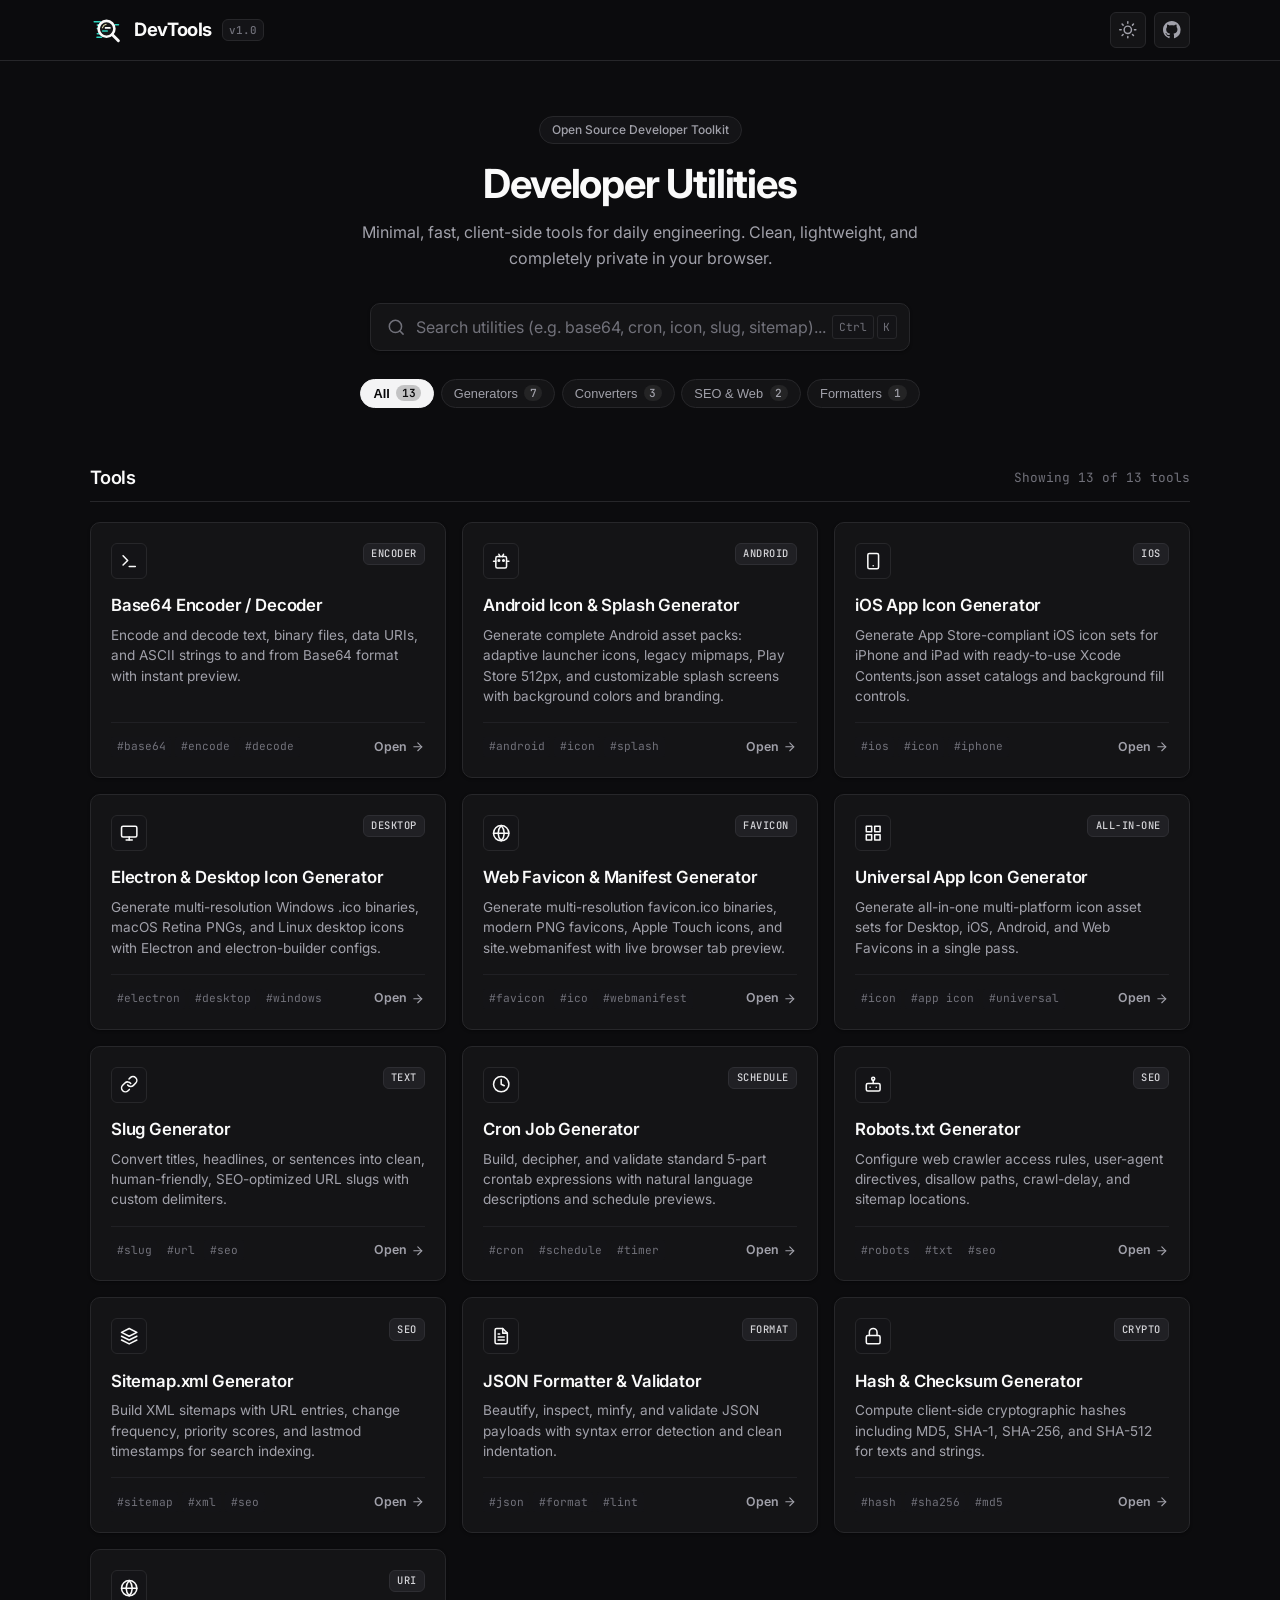
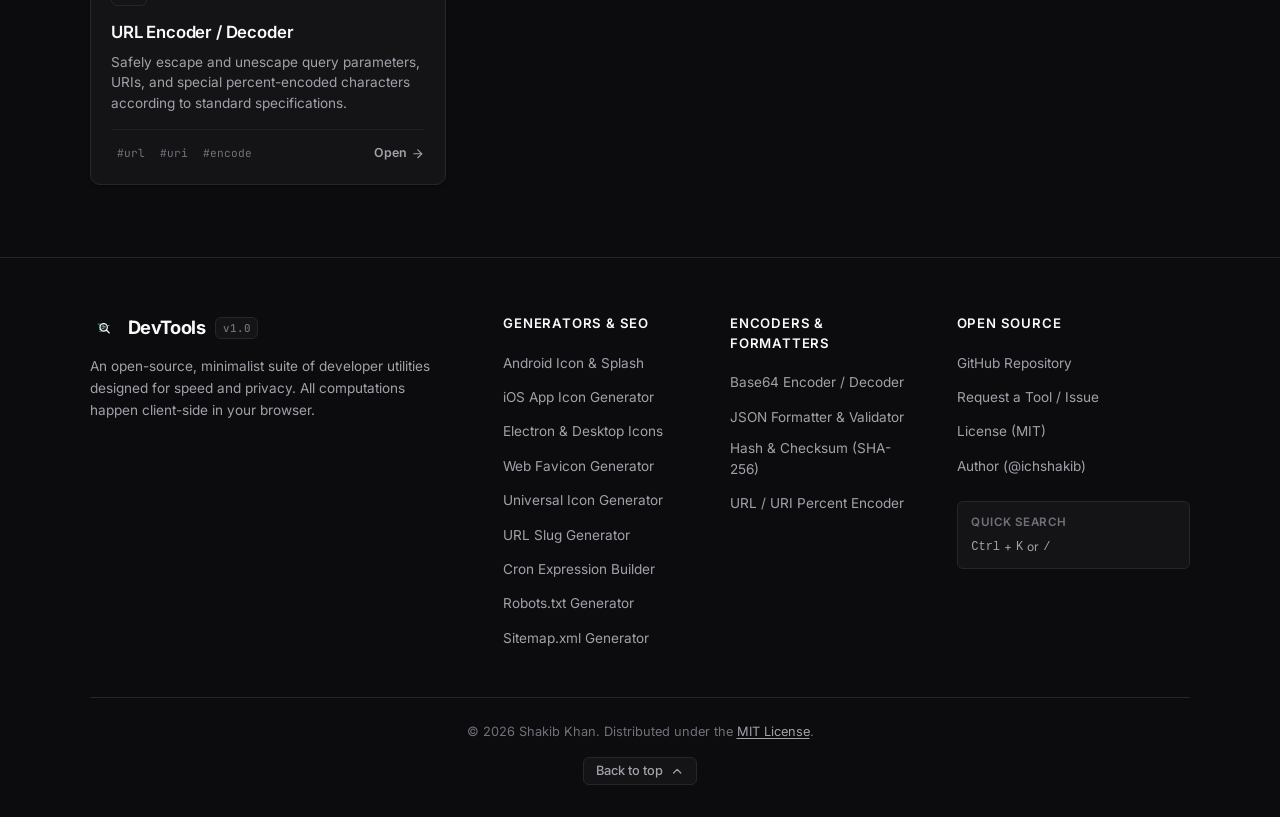
<file: index.html>
<!DOCTYPE html>
<html lang="en">
<head>
  <meta charset="UTF-8">
  <meta name="viewport" content="width=device-width, initial-scale=1.0">
  <title>DevTools - Essential Developer Utility Suite</title>
  <meta name="description" content="Minimal, privacy-focused developer utilities: Base64 encoder/decoder, app icon generator, slug generator, cron job builder, robots.txt, and sitemap generator. 100% client-side.">
  <meta name="keywords" content="developer tools, devtools, base64 encoder, base64 decoder, app icon generator, slug generator, cron job generator, robots.txt generator, sitemap generator, web developer utilities, client side tools">
  <meta name="author" content="Shakib Khan">
  <meta name="robots" content="index, follow">
  <link rel="canonical" href="https://ichshakib.github.io/devtools/">

  <!-- Theme Color for Mobile Browsers -->
  <meta name="theme-color" content="#0c0c0e" media="(prefers-color-scheme: dark)">
  <meta name="theme-color" content="#fafafa" media="(prefers-color-scheme: light)">

  <!-- Open Graph / Facebook -->
  <meta property="og:type" content="website">
  <meta property="og:url" content="https://ichshakib.github.io/devtools/">
  <meta property="og:site_name" content="DevTools">
  <meta property="og:title" content="DevTools - Essential Developer Utility Suite">
  <meta property="og:description" content="Minimal, privacy-focused developer utilities: Base64 encoder/decoder, app icon generator, slug generator, cron job builder, robots.txt, and sitemap generator. 100% client-side.">
  <meta property="og:image" content="favicon_io/android-chrome-512x512.png">

  <!-- Twitter Card -->
  <meta name="twitter:card" content="summary">
  <meta name="twitter:url" content="https://ichshakib.github.io/devtools/">
  <meta name="twitter:title" content="DevTools - Essential Developer Utility Suite">
  <meta name="twitter:description" content="Minimal, privacy-focused developer utilities: Base64 encoder/decoder, app icon generator, slug generator, cron job builder, robots.txt, and sitemap generator. 100% client-side.">
  <meta name="twitter:image" content="favicon_io/android-chrome-512x512.png">
  <meta name="twitter:creator" content="@ichshakib">

  <!-- Favicon & App Icons from favicon_io -->
  <link rel="apple-touch-icon" sizes="180x180" href="favicon_io/apple-touch-icon.png">
  <link rel="icon" type="image/png" sizes="32x32" href="favicon_io/favicon-32x32.png">
  <link rel="icon" type="image/png" sizes="16x16" href="favicon_io/favicon-16x16.png">
  <link rel="shortcut icon" href="favicon_io/favicon.ico">
  <link rel="icon" type="image/x-icon" href="favicon_io/favicon.ico">
  <link rel="manifest" href="favicon_io/site.webmanifest">

  <!-- Fonts & Stylesheet -->
  <link rel="preconnect" href="https://fonts.googleapis.com">
  <link rel="preconnect" href="https://fonts.gstatic.com" crossorigin>
  <link href="https://fonts.googleapis.com/css2?family=Inter:wght@400;500;600;700&family=JetBrains+Mono:wght@400;500&display=swap" rel="stylesheet">
  <link rel="stylesheet" href="style.css">
  <script src="components.js"></script>

  <!-- Structured Data / JSON-LD for SEO -->
  <script type="application/ld+json">
  {
    "@context": "https://schema.org",
    "@type": "WebApplication",
    "name": "DevTools",
    "url": "https://ichshakib.github.io/devtools/",
    "applicationCategory": "DeveloperApplication",
    "operatingSystem": "All",
    "browserRequirements": "Requires JavaScript",
    "offers": {
      "@type": "Offer",
      "price": "0",
      "priceCurrency": "USD"
    },
    "description": "Minimal, fast, client-side utilities for daily engineering. Base64 encoder/decoder, app icon generator, slug generator, cron job builder, robots.txt and sitemap generator.",
    "author": {
      "@type": "Person",
      "name": "Shakib Khan",
      "url": "https://github.com/ichshakib"
    }
  }
  </script>
</head>
<body>
  <!-- Main Navigation (Hydrated by components.js) -->
  <header id="site-header" class="site-header"></header>

  <!-- Hero Section -->
  <main class="main-content">
    <section class="hero-section">
      <div class="container hero-container">
        <div class="hero-badge">
          <span>Open Source Developer Toolkit</span>
        </div>
        <h1 class="hero-title">Developer Utilities</h1>
        <p class="hero-subtitle">Minimal, fast, client-side tools for daily engineering. Clean, lightweight, and completely private in your browser.</p>

        <!-- Search Box -->
        <div class="search-wrapper">
          <div class="search-box">
            <svg class="search-icon" viewBox="0 0 24 24" fill="none" stroke="currentColor" stroke-width="2" stroke-linecap="round" stroke-linejoin="round">
              <circle cx="11" cy="11" r="8"></circle>
              <line x1="21" y1="21" x2="16.65" y2="16.65"></line>
            </svg>
            <input type="text" id="tool-search" placeholder="Search utilities (e.g. base64, cron, icon, slug, sitemap)..." autocomplete="off" spellcheck="false">
            <button id="search-clear" class="search-clear" aria-label="Clear search" style="display: none;">
              <svg viewBox="0 0 24 24" fill="none" stroke="currentColor" stroke-width="2">
                <line x1="18" y1="6" x2="6" y2="18"></line>
                <line x1="6" y1="6" x2="18" y2="18"></line>
              </svg>
            </button>
            <div class="search-shortcut">
              <kbd class="kbd-key">Ctrl</kbd>
              <kbd class="kbd-key">K</kbd>
            </div>
          </div>
        </div>

        <!-- Filter Categories -->
        <div class="category-filters" role="tablist" aria-label="Tool categories">
          <button class="filter-pill active" data-category="all" role="tab" aria-selected="true">
            <span>All</span>
            <span class="filter-count" id="count-all">0</span>
          </button>
          <button class="filter-pill" data-category="generators" role="tab" aria-selected="false">
            <span>Generators</span>
            <span class="filter-count" id="count-generators">0</span>
          </button>
          <button class="filter-pill" data-category="converters" role="tab" aria-selected="false">
            <span>Converters</span>
            <span class="filter-count" id="count-converters">0</span>
          </button>
          <button class="filter-pill" data-category="seo" role="tab" aria-selected="false">
            <span>SEO & Web</span>
            <span class="filter-count" id="count-seo">0</span>
          </button>
          <button class="filter-pill" data-category="formatters" role="tab" aria-selected="false">
            <span>Formatters</span>
            <span class="filter-count" id="count-formatters">0</span>
          </button>
        </div>
      </div>
    </section>

    <!-- Tools Grid Section -->
    <section class="tools-section">
      <div class="container">
        <div class="section-meta">
          <h2 class="section-heading" id="tools-heading">Tools</h2>
          <span class="results-stats" id="results-stats">Showing 9 tools</span>
        </div>

        <!-- Card Grid Container -->
        <div class="tools-grid" id="tools-grid">
          <!-- Dynamically populated by app.js -->
        </div>

        <!-- Empty State Container -->
        <div class="empty-state" id="empty-state" style="display: none;">
          <div class="empty-icon">
            <svg viewBox="0 0 24 24" fill="none" stroke="currentColor" stroke-width="1.5">
              <circle cx="11" cy="11" r="8"></circle>
              <line x1="21" y1="21" x2="16.65" y2="16.65"></line>
              <line x1="8" y1="11" x2="14" y2="11"></line>
            </svg>
          </div>
          <h3>No tools found</h3>
          <p id="empty-message">No utilities matched your query.</p>
          <button class="btn btn-secondary" id="reset-filter-btn">Reset search & filters</button>
        </div>
      </div>
    </section>
  </main>

  <!-- Notification Toast -->
  <div class="toast" id="toast" role="alert" aria-live="polite">
    <div class="toast-content">
      <span class="toast-indicator"></span>
      <div class="toast-body">
        <strong id="toast-title">Tool Selected</strong>
        <p id="toast-message">Opening tool...</p>
      </div>
    </div>
    <button class="toast-close" id="toast-close" aria-label="Dismiss notification">&times;</button>
  </div>

  <!-- Detailed Footer (Hydrated by components.js) -->
  <footer id="site-footer" class="site-footer"></footer>

  <script src="app.js"></script>
</body>
</html>
</file>
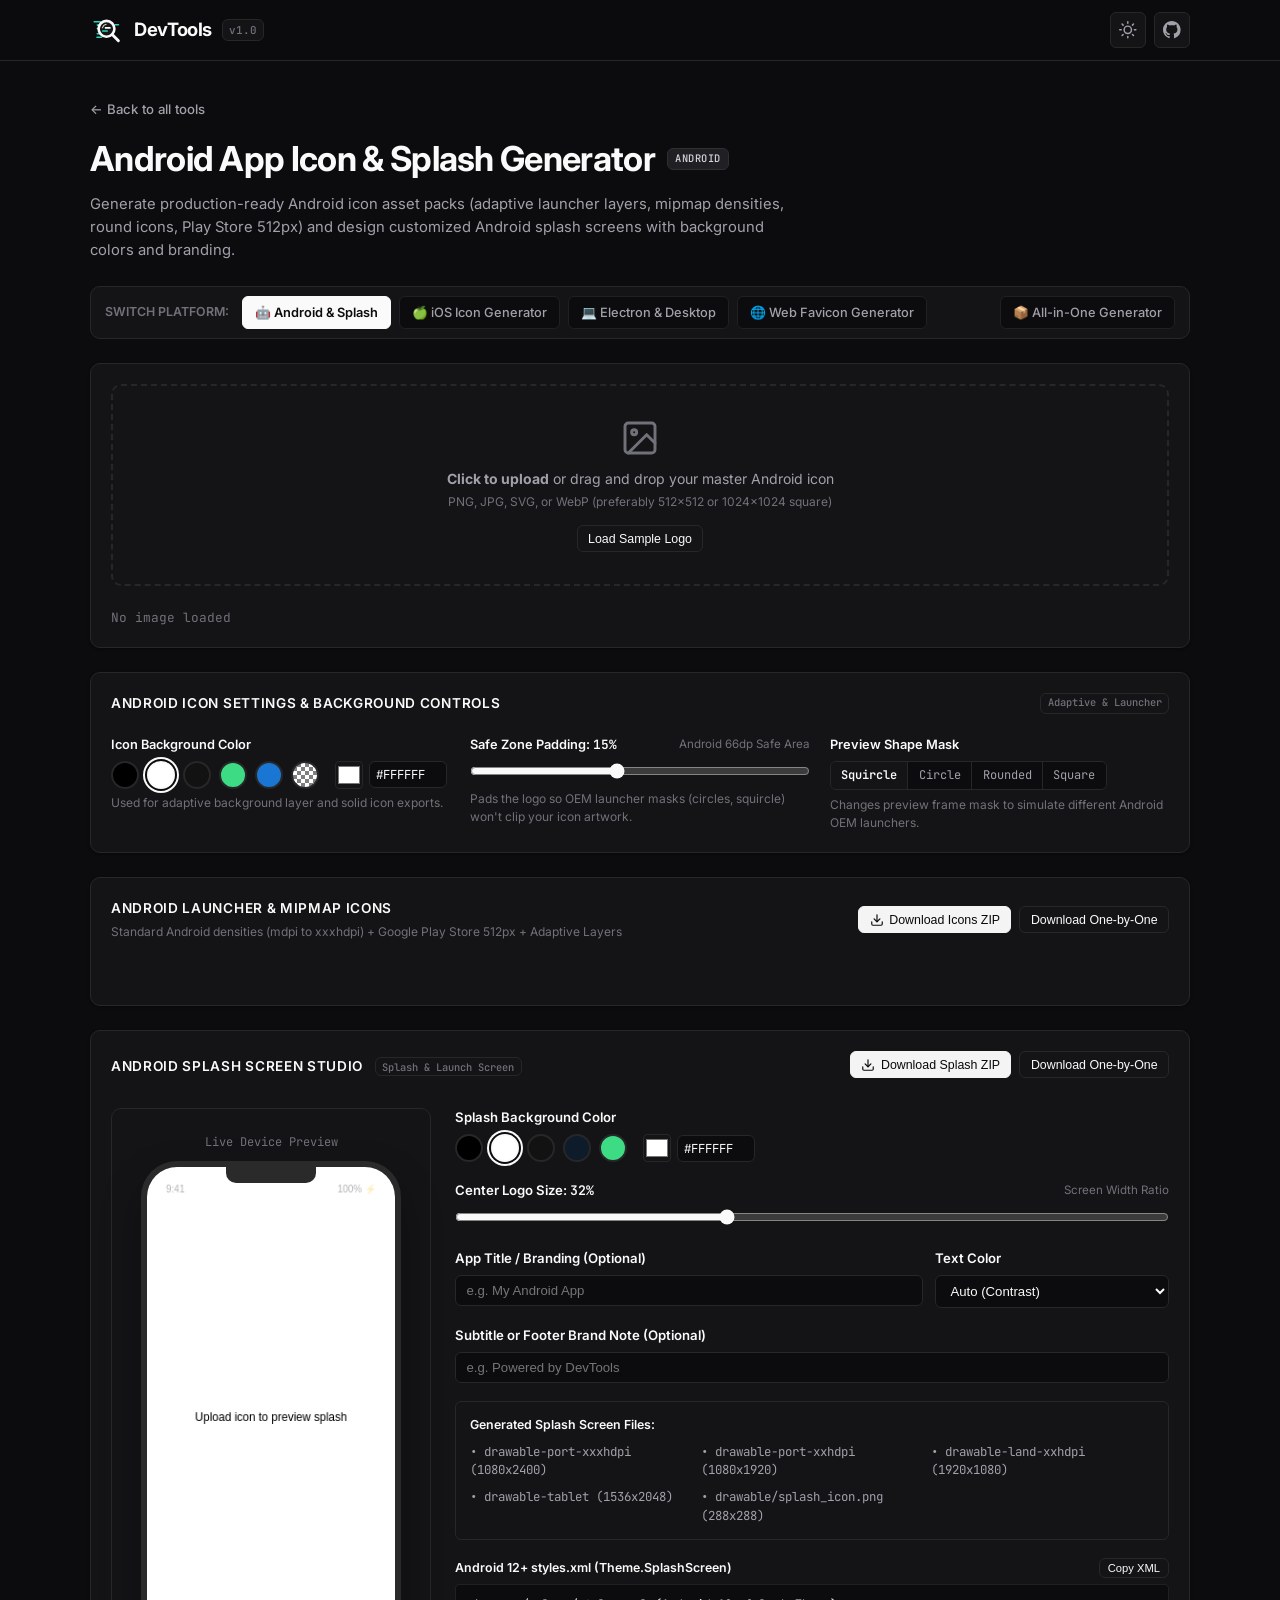
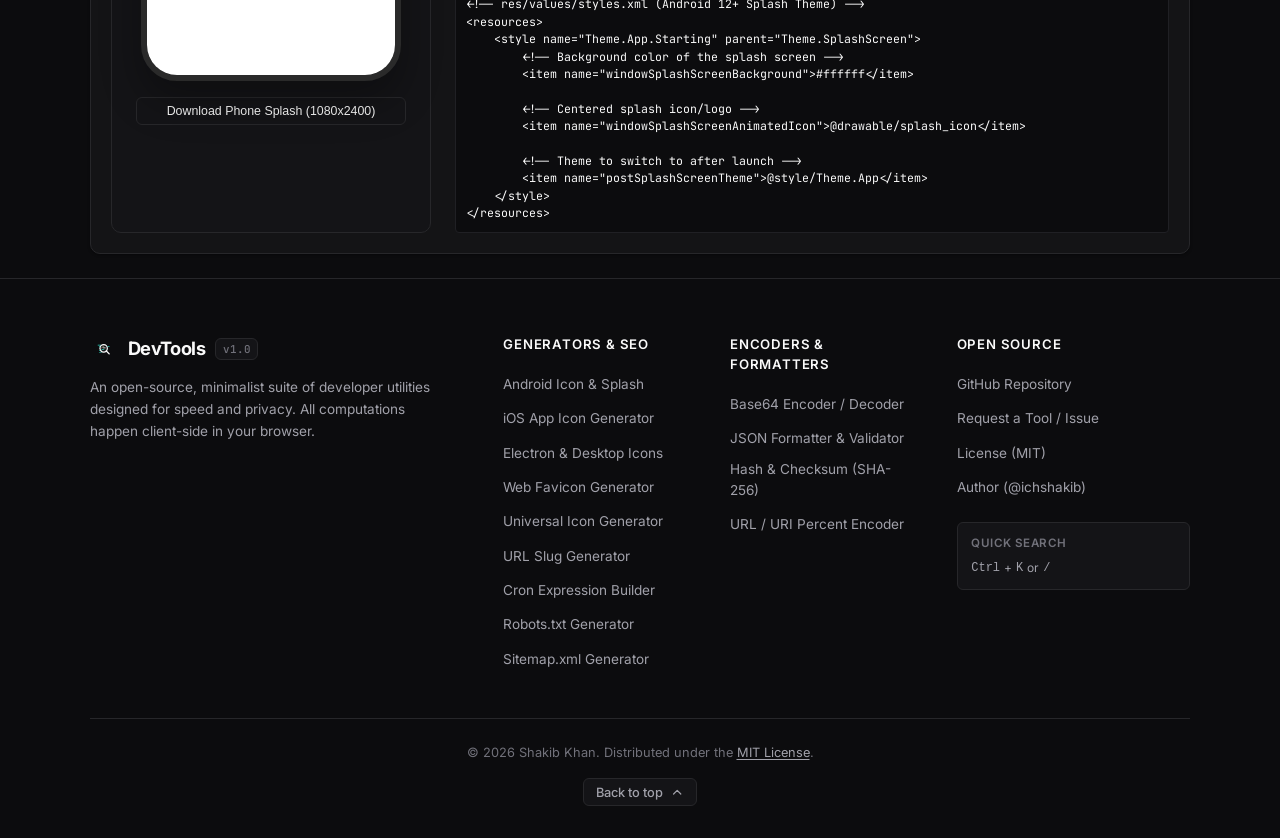
<file: tools/android-icon-generator.html>
<!DOCTYPE html>
<html lang="en">
<head>
  <meta charset="UTF-8">
  <meta name="viewport" content="width=device-width, initial-scale=1.0">
  <title>Android App Icon & Splash Screen Generator - DevTools</title>
  <meta name="description" content="Generate complete Android app icon sets (mipmap densities, adaptive icon layers, round icons, Play Store 512px) and create custom Android splash screens with background colors and branding.">
  <link rel="apple-touch-icon" sizes="180x180" href="../favicon_io/apple-touch-icon.png">
  <link rel="icon" type="image/png" sizes="32x32" href="../favicon_io/favicon-32x32.png">
  <link rel="icon" type="image/png" sizes="16x16" href="../favicon_io/favicon-16x16.png">
  <link rel="shortcut icon" href="../favicon_io/favicon.ico">
  <link rel="icon" type="image/x-icon" href="../favicon_io/favicon.ico">
  <link rel="manifest" href="../favicon_io/site.webmanifest">
  <link rel="preconnect" href="https://fonts.googleapis.com">
  <link rel="preconnect" href="https://fonts.gstatic.com" crossorigin>
  <link href="https://fonts.googleapis.com/css2?family=Inter:wght@400;500;600;700&family=JetBrains+Mono:wght@400;500&display=swap" rel="stylesheet">
  <link rel="stylesheet" href="../style.css">
  <script src="../components.js"></script>
  <style>
    .platform-nav-pills {
      display: flex;
      flex-wrap: wrap;
      gap: 0.5rem;
      margin-bottom: 1.5rem;
      padding: 0.6rem 0.85rem;
      background: var(--bg-secondary);
      border: 1px solid var(--border-color);
      border-radius: var(--radius-md);
      align-items: center;
    }
    .platform-nav-pill {
      display: inline-flex;
      align-items: center;
      gap: 0.4rem;
      padding: 0.35rem 0.75rem;
      font-size: 0.8rem;
      font-weight: 500;
      color: var(--text-secondary);
      background: var(--bg-primary);
      border: 1px solid var(--border-subtle);
      border-radius: var(--radius-sm);
      text-decoration: none;
      transition: all var(--transition-fast);
    }
    .platform-nav-pill:hover {
      border-color: var(--border-hover);
      color: var(--text-primary);
      transform: translateY(-1px);
    }
    .platform-nav-pill.active {
      background: var(--text-primary);
      color: var(--bg-primary);
      border-color: var(--text-primary);
      font-weight: 600;
    }
    .color-swatches {
      display: flex;
      align-items: center;
      gap: 0.5rem;
      flex-wrap: wrap;
    }
    .color-swatch-btn {
      width: 28px;
      height: 28px;
      border-radius: 50%;
      border: 2px solid var(--border-color);
      cursor: pointer;
      display: flex;
      align-items: center;
      justify-content: center;
      position: relative;
      transition: transform var(--transition-fast), border-color var(--transition-fast);
    }
    .color-swatch-btn:hover {
      transform: scale(1.15);
      border-color: var(--border-hover);
    }
    .color-swatch-btn.active {
      border-color: var(--text-primary);
      box-shadow: 0 0 0 2px var(--bg-primary), 0 0 0 4px var(--text-primary);
    }
    .color-swatch-btn.transparent {
      background: repeating-conic-gradient(#808080 0% 25%, #ffffff 0% 50%) 50% / 8px 8px;
    }
    .splash-mockup-wrapper {
      display: flex;
      flex-direction: column;
      align-items: center;
      background: var(--bg-secondary);
      border: 1px solid var(--border-color);
      border-radius: var(--radius-md);
      padding: 1.5rem;
    }
    .phone-frame {
      width: 260px;
      height: 520px;
      background: #000;
      border: 6px solid #2a2a2a;
      border-radius: 36px;
      box-shadow: 0 20px 40px rgba(0,0,0,0.3);
      position: relative;
      overflow: hidden;
      display: flex;
      flex-direction: column;
    }
    .phone-notch {
      width: 90px;
      height: 16px;
      background: #2a2a2a;
      position: absolute;
      top: 0;
      left: 50%;
      transform: translateX(-50%);
      border-bottom-left-radius: 10px;
      border-bottom-right-radius: 10px;
      z-index: 10;
    }
    .phone-screen-canvas {
      width: 100%;
      height: 100%;
      display: block;
    }
    .shape-btn-group {
      display: inline-flex;
      border: 1px solid var(--border-color);
      border-radius: var(--radius-sm);
      overflow: hidden;
    }
    .shape-btn {
      padding: 0.35rem 0.65rem;
      font-size: 0.75rem;
      background: var(--bg-primary);
      color: var(--text-secondary);
      border: none;
      border-right: 1px solid var(--border-color);
      cursor: pointer;
      font-family: var(--font-mono);
      transition: background var(--transition-fast), color var(--transition-fast);
    }
    .shape-btn:last-child {
      border-right: none;
    }
    .shape-btn.active {
      background: var(--bg-secondary);
      color: var(--text-primary);
      font-weight: 600;
    }
  </style>
</head>
<body>
  <!-- Shared Header -->
  <header id="site-header" class="site-header"></header>

  <main class="main-content">
    <div class="container">
      <!-- Breadcrumb & Title -->
      <div class="tool-page-header">
        <a href="../index.html" class="back-link">&larr; Back to all tools</a>
        <div class="tool-page-title-row">
          <h1 class="tool-page-title">Android App Icon & Splash Generator</h1>
          <span class="tool-badge">Android</span>
        </div>
        <p class="tool-page-desc">Generate production-ready Android icon asset packs (adaptive launcher layers, mipmap densities, round icons, Play Store 512px) and design customized Android splash screens with background colors and branding.</p>
      </div>

      <!-- Quick Platform Switcher Navigation -->
      <div class="platform-nav-pills">
        <span style="font-size: 0.775rem; font-weight: 600; color: var(--text-muted); margin-right: 0.35rem;">SWITCH PLATFORM:</span>
        <a href="android-icon-generator.html" class="platform-nav-pill active">
          <span>🤖 Android & Splash</span>
        </a>
        <a href="ios-icon-generator.html" class="platform-nav-pill">
          <span>🍏 iOS Icon Generator</span>
        </a>
        <a href="electron-icon-generator.html" class="platform-nav-pill">
          <span>💻 Electron & Desktop</span>
        </a>
        <a href="favicon-generator.html" class="platform-nav-pill">
          <span>🌐 Web Favicon Generator</span>
        </a>
        <a href="app-icon-generator.html" class="platform-nav-pill" style="margin-left: auto;">
          <span>📦 All-in-One Generator</span>
        </a>
      </div>

      <!-- Master Image Upload Dropzone -->
      <div class="tool-panel" style="margin-bottom: 1.5rem;">
        <input type="file" id="image-input" accept="image/*" style="display: none;">
        
        <div id="dropzone" class="dropzone">
          <div class="dropzone-icon">
            <svg viewBox="0 0 24 24" fill="none" stroke="currentColor" stroke-width="1.75" stroke-linecap="round" stroke-linejoin="round">
              <rect x="3" y="3" width="18" height="18" rx="2" ry="2"></rect>
              <circle cx="8.5" cy="8.5" r="1.5"></circle>
              <polyline points="21 15 16 10 5 21"></polyline>
            </svg>
          </div>
          <p class="dropzone-text"><strong>Click to upload</strong> or drag and drop your master Android icon</p>
          <p class="dropzone-subtext">PNG, JPG, SVG, or WebP (preferably 512x512 or 1024x1024 square)</p>
          <div style="margin-top: 0.85rem;">
            <button id="btn-sample-logo" class="btn-sm">Load Sample Logo</button>
          </div>
        </div>

        <div id="master-info" style="display: flex; align-items: center; justify-content: space-between; font-size: 0.8rem; color: var(--text-muted); font-family: var(--font-mono); margin-top: 0.5rem;">
          <span id="file-name-label">No image loaded</span>
          <span id="file-res-label"></span>
        </div>
      </div>

      <!-- Section 1: Android App Icon Settings & Background Controls -->
      <div class="tool-panel" style="margin-bottom: 1.5rem;">
        <div class="panel-header">
          <span class="panel-title">Android Icon Settings & Background Controls</span>
          <span class="brand-badge" style="font-size: 0.65rem;">Adaptive & Launcher</span>
        </div>

        <div style="display: grid; grid-template-columns: repeat(auto-fit, minmax(280px, 1fr)); gap: 1.25rem; margin-top: 0.5rem;">
          <!-- Background Color Selection -->
          <div>
            <label style="display: block; font-size: 0.8rem; font-weight: 600; color: var(--text-primary); margin-bottom: 0.4rem;">
              Icon Background Color
            </label>
            <div class="color-swatches" id="icon-color-swatches">
              <button class="color-swatch-btn" data-color="#000000" style="background: #000000;" title="Solid Black"></button>
              <button class="color-swatch-btn active" data-color="#ffffff" style="background: #ffffff;" title="Solid White"></button>
              <button class="color-swatch-btn" data-color="#121212" style="background: #121212;" title="Dark Charcoal"></button>
              <button class="color-swatch-btn" data-color="#3ddc84" style="background: #3ddc84;" title="Android Green"></button>
              <button class="color-swatch-btn" data-color="#1976d2" style="background: #1976d2;" title="Material Blue"></button>
              <button class="color-swatch-btn transparent" data-color="transparent" title="Transparent Background"></button>
              
              <div style="display: flex; align-items: center; gap: 0.35rem; margin-left: 0.5rem;">
                <input type="color" id="icon-bg-picker" value="#ffffff" style="width: 28px; height: 28px; padding: 0; border: 1px solid var(--border-color); border-radius: 4px; cursor: pointer; background: none;">
                <input type="text" id="icon-bg-hex" value="#FFFFFF" maxlength="7" style="width: 78px; font-family: var(--font-mono); font-size: 0.775rem; padding: 0.25rem 0.4rem; background: var(--bg-primary); border: 1px solid var(--border-color); border-radius: var(--radius-sm); color: var(--text-primary);">
              </div>
            </div>
            <span style="font-size: 0.75rem; color: var(--text-muted); display: block; margin-top: 0.35rem;">
              Used for adaptive background layer and solid icon exports.
            </span>
          </div>

          <!-- Icon Padding / Safe Zone -->
          <div>
            <div style="display: flex; justify-content: space-between; align-items: center; margin-bottom: 0.4rem;">
              <label for="icon-padding-slider" style="font-size: 0.8rem; font-weight: 600; color: var(--text-primary);">
                Safe Zone Padding: <span id="icon-padding-val" style="font-family: var(--font-mono);">15%</span>
              </label>
              <span style="font-size: 0.725rem; color: var(--text-muted);">Android 66dp Safe Area</span>
            </div>
            <input type="range" id="icon-padding-slider" min="0" max="35" value="15" style="width: 100%; accent-color: var(--text-primary); cursor: pointer;">
            <span style="font-size: 0.75rem; color: var(--text-muted); display: block; margin-top: 0.35rem;">
              Pads the logo so OEM launcher masks (circles, squircle) won't clip your icon artwork.
            </span>
          </div>

          <!-- Shape Preview Mask -->
          <div>
            <label style="display: block; font-size: 0.8rem; font-weight: 600; color: var(--text-primary); margin-bottom: 0.4rem;">
              Preview Shape Mask
            </label>
            <div class="shape-btn-group" id="shape-group">
              <button class="shape-btn active" data-shape="squircle">Squircle</button>
              <button class="shape-btn" data-shape="circle">Circle</button>
              <button class="shape-btn" data-shape="rounded">Rounded</button>
              <button class="shape-btn" data-shape="square">Square</button>
            </div>
            <span style="font-size: 0.75rem; color: var(--text-muted); display: block; margin-top: 0.35rem;">
              Changes preview frame mask to simulate different Android OEM launchers.
            </span>
          </div>
        </div>
      </div>

      <!-- Section 2: Generated Android Icons Grid -->
      <div class="tool-panel" style="margin-bottom: 1.5rem;">
        <div style="display: flex; justify-content: space-between; align-items: center; flex-wrap: wrap; gap: 0.75rem; margin-bottom: 0.85rem;">
          <div>
            <span class="panel-title" style="display: block;">Android Launcher & Mipmap Icons</span>
            <span style="font-size: 0.75rem; color: var(--text-muted);">Standard Android densities (mdpi to xxxhdpi) + Google Play Store 512px + Adaptive Layers</span>
          </div>
          <div style="display: flex; align-items: center; gap: 0.5rem; flex-wrap: wrap;">
            <button id="btn-download-icons-zip" class="btn-sm btn-primary">
              <svg viewBox="0 0 24 24" fill="none" stroke="currentColor" stroke-width="2" stroke-linecap="round" stroke-linejoin="round" style="width: 14px; height: 14px;">
                <path d="M21 15v4a2 2 0 0 1-2 2H5a2 2 0 0 1-2-2v-4"></path>
                <polyline points="7 10 12 15 17 10"></polyline>
                <line x1="12" y1="15" x2="12" y2="3"></line>
              </svg>
              <span>Download Icons ZIP</span>
            </button>
            <button id="btn-download-all-icons" class="btn-sm" title="Download each icon file one-by-one">Download One-by-One</button>
          </div>
        </div>

        <div id="icon-grid" class="icon-preview-grid">
          <!-- Populated via JavaScript -->
        </div>
      </div>

      <!-- Section 3: Android Splash Screen Studio (Creator & Editor) -->
      <div class="tool-panel" style="margin-bottom: 1.5rem;">
        <div class="panel-header">
          <div>
            <span class="panel-title">Android Splash Screen Studio</span>
            <span class="brand-badge" style="font-size: 0.65rem; margin-left: 0.5rem;">Splash & Launch Screen</span>
          </div>
          <div style="display: flex; align-items: center; gap: 0.5rem; flex-wrap: wrap;">
            <button id="btn-download-splash-zip" class="btn-sm btn-primary">
              <svg viewBox="0 0 24 24" fill="none" stroke="currentColor" stroke-width="2" stroke-linecap="round" stroke-linejoin="round" style="width: 14px; height: 14px;">
                <path d="M21 15v4a2 2 0 0 1-2 2H5a2 2 0 0 1-2-2v-4"></path>
                <polyline points="7 10 12 15 17 10"></polyline>
                <line x1="12" y1="15" x2="12" y2="3"></line>
              </svg>
              <span>Download Splash ZIP</span>
            </button>
            <button id="btn-download-all-splash" class="btn-sm" title="Download each splash screen file one-by-one">Download One-by-One</button>
          </div>
        </div>

        <div style="display: grid; grid-template-columns: minmax(280px, 320px) 1fr; gap: 1.5rem; margin-top: 1rem;" class="splash-workspace-grid">
          <!-- Live Interactive Phone Mockup -->
          <div class="splash-mockup-wrapper">
            <span style="font-size: 0.75rem; font-family: var(--font-mono); color: var(--text-muted); margin-bottom: 0.65rem;">Live Device Preview</span>
            <div class="phone-frame">
              <div class="phone-notch"></div>
              <canvas id="splash-preview-canvas" width="260" height="520" class="phone-screen-canvas"></canvas>
            </div>
            <button id="btn-download-phone-splash" class="btn-sm" style="margin-top: 1rem; width: 100%; justify-content: center;">
              Download Phone Splash (1080x2400)
            </button>
          </div>

          <!-- Splash Customization Controls -->
          <div style="display: flex; flex-direction: column; gap: 1.15rem;">
            <!-- Splash Background Color -->
            <div>
              <label style="display: block; font-size: 0.825rem; font-weight: 600; color: var(--text-primary); margin-bottom: 0.4rem;">
                Splash Background Color
              </label>
              <div class="color-swatches" id="splash-color-swatches">
                <button class="color-swatch-btn" data-color="#000000" style="background: #000000;" title="Black Background"></button>
                <button class="color-swatch-btn active" data-color="#ffffff" style="background: #ffffff;" title="White Background"></button>
                <button class="color-swatch-btn" data-color="#121212" style="background: #121212;" title="Dark Charcoal"></button>
                <button class="color-swatch-btn" data-color="#0d1b2a" style="background: #0d1b2a;" title="Deep Navy"></button>
                <button class="color-swatch-btn" data-color="#3ddc84" style="background: #3ddc84;" title="Android Green"></button>
                
                <div style="display: flex; align-items: center; gap: 0.35rem; margin-left: 0.5rem;">
                  <input type="color" id="splash-bg-picker" value="#ffffff" style="width: 28px; height: 28px; padding: 0; border: 1px solid var(--border-color); border-radius: 4px; cursor: pointer; background: none;">
                  <input type="text" id="splash-bg-hex" value="#FFFFFF" maxlength="7" style="width: 78px; font-family: var(--font-mono); font-size: 0.775rem; padding: 0.25rem 0.4rem; background: var(--bg-primary); border: 1px solid var(--border-color); border-radius: var(--radius-sm); color: var(--text-primary);">
                </div>
              </div>
            </div>

            <!-- Logo Scale on Splash -->
            <div>
              <div style="display: flex; justify-content: space-between; align-items: center; margin-bottom: 0.4rem;">
                <label for="splash-logo-scale" style="font-size: 0.825rem; font-weight: 600; color: var(--text-primary);">
                  Center Logo Size: <span id="splash-logo-scale-val" style="font-family: var(--font-mono);">32%</span>
                </label>
                <span style="font-size: 0.725rem; color: var(--text-muted);">Screen Width Ratio</span>
              </div>
              <input type="range" id="splash-logo-scale" min="15" max="60" value="32" style="width: 100%; accent-color: var(--text-primary); cursor: pointer;">
            </div>

            <!-- App Title Branding Text -->
            <div style="display: grid; grid-template-columns: 2fr 1fr; gap: 0.75rem;">
              <div>
                <label for="splash-title-input" style="display: block; font-size: 0.825rem; font-weight: 600; color: var(--text-primary); margin-bottom: 0.35rem;">
                  App Title / Branding (Optional)
                </label>
                <input type="text" id="splash-title-input" placeholder="e.g. My Android App" style="width: 100%; padding: 0.45rem 0.65rem; font-size: 0.825rem; background: var(--bg-primary); border: 1px solid var(--border-color); border-radius: var(--radius-sm); color: var(--text-primary);">
              </div>
              <div>
                <label for="splash-title-color" style="display: block; font-size: 0.825rem; font-weight: 600; color: var(--text-primary); margin-bottom: 0.35rem;">
                  Text Color
                </label>
                <select id="splash-title-color" style="width: 100%; padding: 0.45rem 0.65rem; font-size: 0.825rem; background: var(--bg-primary); border: 1px solid var(--border-color); border-radius: var(--radius-sm); color: var(--text-primary);">
                  <option value="auto">Auto (Contrast)</option>
                  <option value="#000000">Black</option>
                  <option value="#ffffff">White</option>
                  <option value="#3ddc84">Android Green</option>
                </select>
              </div>
            </div>

            <!-- Subtitle / Tagline -->
            <div>
              <label for="splash-subtitle-input" style="display: block; font-size: 0.825rem; font-weight: 600; color: var(--text-primary); margin-bottom: 0.35rem;">
                Subtitle or Footer Brand Note (Optional)
              </label>
              <input type="text" id="splash-subtitle-input" placeholder="e.g. Powered by DevTools" style="width: 100%; padding: 0.45rem 0.65rem; font-size: 0.825rem; background: var(--bg-primary); border: 1px solid var(--border-color); border-radius: var(--radius-sm); color: var(--text-primary);">
            </div>

            <!-- Generated Splash Formats List -->
            <div style="background: var(--bg-secondary); border: 1px solid var(--border-color); border-radius: var(--radius-sm); padding: 0.85rem;">
              <span style="font-size: 0.775rem; font-weight: 600; color: var(--text-primary); display: block; margin-bottom: 0.5rem;">Generated Splash Screen Files:</span>
              <div style="display: grid; grid-template-columns: repeat(auto-fit, minmax(200px, 1fr)); gap: 0.5rem; font-size: 0.775rem; font-family: var(--font-mono); color: var(--text-secondary);">
                <div>• drawable-port-xxxhdpi (1080x2400)</div>
                <div>• drawable-port-xxhdpi (1080x1920)</div>
                <div>• drawable-land-xxhdpi (1920x1080)</div>
                <div>• drawable-tablet (1536x2048)</div>
                <div>• drawable/splash_icon.png (288x288)</div>
              </div>
            </div>

            <!-- Android 12+ Theme XML Snippet -->
            <div>
              <div style="display: flex; justify-content: space-between; align-items: center; margin-bottom: 0.35rem;">
                <span style="font-size: 0.775rem; font-weight: 600; color: var(--text-primary);">Android 12+ styles.xml (Theme.SplashScreen)</span>
                <button id="btn-copy-xml" class="btn-sm" style="padding: 0.2rem 0.5rem; font-size: 0.7rem;">Copy XML</button>
              </div>
              <pre id="code-xml-snippet" style="background: var(--bg-primary); padding: 0.65rem; border-radius: 4px; border: 1px solid var(--border-subtle); font-family: var(--font-mono); font-size: 0.725rem; color: var(--text-primary); overflow-x: auto; margin: 0;"></pre>
            </div>
          </div>
        </div>
      </div>
    </div>
  </main>

  <!-- Shared Footer -->
  <footer id="site-footer" class="site-footer"></footer>

  <script src="common.js"></script>
  <script>
    // Android Icon Specifications
    const ANDROID_ICON_SPECS = [
      { id: 'playstore', name: 'Play Store', size: 512, folder: 'google-play', filename: 'playstore-icon-512.png', type: 'standard' },
      { id: 'xxxhdpi', name: 'xxxhdpi', size: 192, folder: 'res/mipmap-xxxhdpi', filename: 'ic_launcher.png', type: 'standard' },
      { id: 'xxhdpi', name: 'xxhdpi', size: 144, folder: 'res/mipmap-xxhdpi', filename: 'ic_launcher.png', type: 'standard' },
      { id: 'xhdpi', name: 'xhdpi', size: 96, folder: 'res/mipmap-xhdpi', filename: 'ic_launcher.png', type: 'standard' },
      { id: 'hdpi', name: 'hdpi', size: 72, folder: 'res/mipmap-hdpi', filename: 'ic_launcher.png', type: 'standard' },
      { id: 'mdpi', name: 'mdpi', size: 48, folder: 'res/mipmap-mdpi', filename: 'ic_launcher.png', type: 'standard' },

      // Round variants
      { id: 'round-xxxhdpi', name: 'Round xxxhdpi', size: 192, folder: 'res/mipmap-xxxhdpi', filename: 'ic_launcher_round.png', type: 'round' },
      { id: 'round-xxhdpi', name: 'Round xxhdpi', size: 144, folder: 'res/mipmap-xxhdpi', filename: 'ic_launcher_round.png', type: 'round' },
      { id: 'round-xhdpi', name: 'Round xhdpi', size: 96, folder: 'res/mipmap-xhdpi', filename: 'ic_launcher_round.png', type: 'round' },
      { id: 'round-hdpi', name: 'Round hdpi', size: 72, folder: 'res/mipmap-hdpi', filename: 'ic_launcher_round.png', type: 'round' },
      { id: 'round-mdpi', name: 'Round mdpi', size: 48, folder: 'res/mipmap-mdpi', filename: 'ic_launcher_round.png', type: 'round' },

      // Adaptive Layers
      { id: 'adaptive-foreground', name: 'Adaptive FG', size: 432, folder: 'res/mipmap-anydpi-v26', filename: 'ic_launcher_foreground.png', type: 'adaptive-fg' },
      { id: 'adaptive-background', name: 'Adaptive BG', size: 432, folder: 'res/mipmap-anydpi-v26', filename: 'ic_launcher_background.png', type: 'adaptive-bg' },

      // Notifications
      { id: 'notif-xxxhdpi', name: 'Notification 96', size: 96, folder: 'res/drawable-xxxhdpi', filename: 'ic_stat_notify.png', type: 'notif' },
      { id: 'notif-xxhdpi', name: 'Notification 72', size: 72, folder: 'res/drawable-xxhdpi', filename: 'ic_stat_notify.png', type: 'notif' },
      { id: 'notif-xhdpi', name: 'Notification 48', size: 48, folder: 'res/drawable-xhdpi', filename: 'ic_stat_notify.png', type: 'notif' }
    ];

    // Android Splash Specifications
    const ANDROID_SPLASH_SPECS = [
      { id: 'splash-port-tall', name: 'Portrait Tall', width: 1080, height: 2400, filename: 'splash-1080x2400.png' },
      { id: 'splash-port-fhd', name: 'Portrait FHD', width: 1080, height: 1920, filename: 'splash-1080x1920.png' },
      { id: 'splash-land-fhd', name: 'Landscape FHD', width: 1920, height: 1080, filename: 'splash-1920x1080.png' },
      { id: 'splash-tablet', name: 'Tablet 4:3', width: 1536, height: 2048, filename: 'splash-1536x2048.png' },
      { id: 'splash-vector-icon', name: 'Android 12 Icon', width: 288, height: 288, filename: 'splash_icon-288x288.png' }
    ];

    let sourceImage = null;
    let iconBgColor = '#ffffff';
    let iconPadding = 15; // percent
    let currentShape = 'squircle';

    let splashBgColor = '#ffffff';
    let splashLogoScale = 32; // percent
    let splashTitle = '';
    let splashTitleColor = 'auto';
    let splashSubtitle = '';

    const iconBlobs = new Map();
    const splashBlobs = new Map();

    // DOM Elements
    const dropzone = document.getElementById('dropzone');
    const imageInput = document.getElementById('image-input');
    const fileNameLabel = document.getElementById('file-name-label');
    const fileResLabel = document.getElementById('file-res-label');
    const iconGrid = document.getElementById('icon-grid');

    // Controls
    const iconColorSwatches = document.getElementById('icon-color-swatches');
    const iconBgPicker = document.getElementById('icon-bg-picker');
    const iconBgHex = document.getElementById('icon-bg-hex');
    const iconPaddingSlider = document.getElementById('icon-padding-slider');
    const iconPaddingVal = document.getElementById('icon-padding-val');
    const shapeGroup = document.getElementById('shape-group');

    // Splash Controls
    const splashColorSwatches = document.getElementById('splash-color-swatches');
    const splashBgPicker = document.getElementById('splash-bg-picker');
    const splashBgHex = document.getElementById('splash-bg-hex');
    const splashLogoScaleSlider = document.getElementById('splash-logo-scale');
    const splashLogoScaleVal = document.getElementById('splash-logo-scale-val');
    const splashTitleInput = document.getElementById('splash-title-input');
    const splashTitleColorSelect = document.getElementById('splash-title-color');
    const splashSubtitleInput = document.getElementById('splash-subtitle-input');
    const splashPreviewCanvas = document.getElementById('splash-preview-canvas');
    const codeXmlSnippet = document.getElementById('code-xml-snippet');

    // File Upload Handling
    dropzone.addEventListener('click', () => imageInput.click());

    dropzone.addEventListener('dragover', (e) => {
      e.preventDefault();
      dropzone.classList.add('dragover');
    });

    dropzone.addEventListener('dragleave', () => dropzone.classList.remove('dragover'));

    dropzone.addEventListener('drop', (e) => {
      e.preventDefault();
      dropzone.classList.remove('dragover');
      if (e.dataTransfer.files && e.dataTransfer.files[0]) {
        processFile(e.dataTransfer.files[0]);
      }
    });

    imageInput.addEventListener('change', (e) => {
      if (e.target.files && e.target.files[0]) {
        processFile(e.target.files[0]);
      }
    });

    function processFile(file) {
      if (!file.type.startsWith('image/')) {
        showToast('Invalid file', 'Please upload a valid image file (PNG, JPG, SVG, WebP).');
        return;
      }

      fileNameLabel.textContent = file.name;
      const reader = new FileReader();
      reader.onload = (ev) => {
        const img = new Image();
        img.onload = () => {
          sourceImage = img;
          fileResLabel.textContent = `${img.naturalWidth} × ${img.naturalHeight} px`;
          renderAll();
          showToast('Image Loaded', 'Master image ready for Android generation.');
        };
        img.src = ev.target.result;
      };
      reader.readAsDataURL(file);
    }

    // Sample logo loader
    document.getElementById('btn-sample-logo').addEventListener('click', (e) => {
      e.stopPropagation();
      const canvas = document.createElement('canvas');
      canvas.width = 512;
      canvas.height = 512;
      const ctx = canvas.getContext('2d');

      // Android Robot Inspired Logo
      ctx.fillStyle = '#3ddc84';
      ctx.beginPath();
      ctx.arc(256, 256, 170, 0, Math.PI * 2);
      ctx.fill();

      ctx.fillStyle = '#073042';
      // Head
      ctx.beginPath();
      ctx.arc(256, 230, 90, Math.PI, 0, false);
      ctx.fill();
      // Eyes
      ctx.fillStyle = '#ffffff';
      ctx.beginPath();
      ctx.arc(220, 195, 10, 0, Math.PI * 2);
      ctx.arc(292, 195, 10, 0, Math.PI * 2);
      ctx.fill();
      // Antennas
      ctx.strokeStyle = '#073042';
      ctx.lineWidth = 10;
      ctx.lineCap = 'round';
      ctx.beginPath();
      ctx.moveTo(215, 150);
      ctx.lineTo(195, 115);
      ctx.moveTo(297, 150);
      ctx.lineTo(317, 115);
      ctx.stroke();

      const img = new Image();
      img.onload = () => {
        sourceImage = img;
        fileNameLabel.textContent = 'sample-android-robot.png';
        fileResLabel.textContent = '512 × 512 px';
        renderAll();
        showToast('Sample Loaded', 'Demo Android robot logo ready.');
      };
      img.src = canvas.toDataURL('image/png');
    });

    // Icon Background Swatches
    iconColorSwatches.querySelectorAll('.color-swatch-btn').forEach(btn => {
      btn.addEventListener('click', () => {
        iconColorSwatches.querySelectorAll('.color-swatch-btn').forEach(b => b.classList.remove('active'));
        btn.classList.add('active');
        iconBgColor = btn.dataset.color;
        if (iconBgColor !== 'transparent') {
          iconBgPicker.value = iconBgColor;
          iconBgHex.value = iconBgColor.toUpperCase();
        }
        renderIcons();
      });
    });

    iconBgPicker.addEventListener('input', (e) => {
      iconBgColor = e.target.value;
      iconBgHex.value = iconBgColor.toUpperCase();
      iconColorSwatches.querySelectorAll('.color-swatch-btn').forEach(b => b.classList.remove('active'));
      renderIcons();
    });

    iconBgHex.addEventListener('change', (e) => {
      let val = e.target.value.trim();
      if (!val.startsWith('#')) val = '#' + val;
      if (/^#[0-9A-Fa-f]{6}$/.test(val)) {
        iconBgColor = val;
        iconBgPicker.value = val;
        iconColorSwatches.querySelectorAll('.color-swatch-btn').forEach(b => b.classList.remove('active'));
        renderIcons();
      }
    });

    // Icon Padding Slider
    iconPaddingSlider.addEventListener('input', (e) => {
      iconPadding = parseInt(e.target.value, 10);
      iconPaddingVal.textContent = `${iconPadding}%`;
      renderIcons();
    });

    // Shape Group
    shapeGroup.querySelectorAll('.shape-btn').forEach(btn => {
      btn.addEventListener('click', () => {
        shapeGroup.querySelectorAll('.shape-btn').forEach(b => b.classList.remove('active'));
        btn.classList.add('active');
        currentShape = btn.dataset.shape;
        updateShapeMasks();
      });
    });

    function updateShapeMasks() {
      const radiusMap = {
        squircle: '28%',
        circle: '50%',
        rounded: '16px',
        square: '0px'
      };
      document.querySelectorAll('.icon-img-wrap').forEach(wrap => {
        wrap.style.borderRadius = radiusMap[currentShape] || '12px';
      });
    }

    // Render Android Icons
    function renderIcons() {
      if (!sourceImage) return;

      iconGrid.innerHTML = '';
      iconBlobs.clear();

      ANDROID_ICON_SPECS.forEach(spec => {
        const canvas = document.createElement('canvas');
        canvas.width = spec.size;
        canvas.height = spec.size;
        const ctx = canvas.getContext('2d');
        ctx.imageSmoothingQuality = 'high';

        // Draw Background
        if (spec.type === 'adaptive-bg') {
          // Adaptive background layer
          if (iconBgColor === 'transparent') {
            ctx.fillStyle = '#ffffff';
          } else {
            ctx.fillStyle = iconBgColor;
          }
          ctx.fillRect(0, 0, spec.size, spec.size);
        } else if (spec.type === 'round') {
          // Clip round icon
          ctx.save();
          ctx.beginPath();
          ctx.arc(spec.size / 2, spec.size / 2, spec.size / 2, 0, Math.PI * 2);
          ctx.clip();
          if (iconBgColor !== 'transparent') {
            ctx.fillStyle = iconBgColor;
            ctx.fillRect(0, 0, spec.size, spec.size);
          }
          drawPaddedLogo(ctx, spec.size);
          ctx.restore();
        } else if (spec.type === 'notif') {
          // Notification silhouette (alpha)
          drawPaddedLogo(ctx, spec.size);
        } else {
          // Standard and Foreground
          if (spec.type !== 'adaptive-fg' && iconBgColor !== 'transparent') {
            ctx.fillStyle = iconBgColor;
            ctx.fillRect(0, 0, spec.size, spec.size);
          }
          drawPaddedLogo(ctx, spec.size);
        }

        canvas.toBlob((blob) => {
          if (!blob) return;
          const fullPathKey = `${spec.folder}/${spec.filename}`;
          iconBlobs.set(fullPathKey, blob);

          const card = document.createElement('div');
          card.className = 'icon-preview-card';
          card.innerHTML = `
            <div class="icon-img-wrap" style="border-radius: ${currentShape === 'circle' ? '50%' : currentShape === 'squircle' ? '28%' : currentShape === 'square' ? '0' : '16px'};">
              <img src="${URL.createObjectURL(blob)}" alt="${spec.name}">
            </div>
            <span class="icon-label" title="${spec.filename}">${spec.name}</span>
            <span class="icon-size-badge">${spec.size}x${spec.size}</span>
            <button class="btn-sm" style="margin-top: 0.25rem; width: 100%; justify-content: center;">Download</button>
          `;

          card.querySelector('button').addEventListener('click', () => {
            const a = document.createElement('a');
            a.href = URL.createObjectURL(blob);
            a.download = spec.filename;
            a.click();
            showToast('Saved', `Downloaded ${spec.filename}`);
          });

          iconGrid.appendChild(card);
        }, 'image/png');
      });
    }

    function drawPaddedLogo(ctx, size) {
      const padFactor = iconPadding / 100;
      const pad = size * padFactor;
      const drawSize = size - (pad * 2);
      ctx.drawImage(sourceImage, pad, pad, drawSize, drawSize);
    }

    // Splash Controls
    splashColorSwatches.querySelectorAll('.color-swatch-btn').forEach(btn => {
      btn.addEventListener('click', () => {
        splashColorSwatches.querySelectorAll('.color-swatch-btn').forEach(b => b.classList.remove('active'));
        btn.classList.add('active');
        splashBgColor = btn.dataset.color;
        splashBgPicker.value = splashBgColor;
        splashBgHex.value = splashBgColor.toUpperCase();
        renderSplash();
      });
    });

    splashBgPicker.addEventListener('input', (e) => {
      splashBgColor = e.target.value;
      splashBgHex.value = splashBgColor.toUpperCase();
      splashColorSwatches.querySelectorAll('.color-swatch-btn').forEach(b => b.classList.remove('active'));
      renderSplash();
    });

    splashBgHex.addEventListener('change', (e) => {
      let val = e.target.value.trim();
      if (!val.startsWith('#')) val = '#' + val;
      if (/^#[0-9A-Fa-f]{6}$/.test(val)) {
        splashBgColor = val;
        splashBgPicker.value = val;
        splashColorSwatches.querySelectorAll('.color-swatch-btn').forEach(b => b.classList.remove('active'));
        renderSplash();
      }
    });

    splashLogoScaleSlider.addEventListener('input', (e) => {
      splashLogoScale = parseInt(e.target.value, 10);
      splashLogoScaleVal.textContent = `${splashLogoScale}%`;
      renderSplash();
    });

    splashTitleInput.addEventListener('input', (e) => {
      splashTitle = e.target.value;
      renderSplash();
    });

    splashTitleColorSelect.addEventListener('change', (e) => {
      splashTitleColor = e.target.value;
      renderSplash();
    });

    splashSubtitleInput.addEventListener('input', (e) => {
      splashSubtitle = e.target.value;
      renderSplash();
    });

    // Render Splash Screen & Phone Mockup
    function renderSplash() {
      const pCtx = splashPreviewCanvas.getContext('2d');
      const w = splashPreviewCanvas.width;
      const h = splashPreviewCanvas.height;

      // Draw Splash Background
      pCtx.fillStyle = splashBgColor;
      pCtx.fillRect(0, 0, w, h);

      // Status Bar Indication
      pCtx.fillStyle = getContrastColor(splashBgColor) === '#ffffff' ? 'rgba(255,255,255,0.4)' : 'rgba(0,0,0,0.3)';
      pCtx.font = '10px Inter, sans-serif';
      pCtx.textAlign = 'left';
      pCtx.fillText('9:41', 20, 26);
      pCtx.textAlign = 'right';
      pCtx.fillText('100% ⚡', w - 20, 26);

      if (sourceImage) {
        // Draw Centered Logo
        const logoScale = splashLogoScale / 100;
        const logoSize = w * logoScale;
        const logoX = (w - logoSize) / 2;
        const logoY = (h - logoSize) / 2 - (splashTitle ? 20 : 0);

        pCtx.imageSmoothingQuality = 'high';
        pCtx.drawImage(sourceImage, logoX, logoY, logoSize, logoSize);

        // Draw Title
        if (splashTitle) {
          const textColor = splashTitleColor === 'auto' ? getContrastColor(splashBgColor) : splashTitleColor;
          pCtx.fillStyle = textColor;
          pCtx.font = 'bold 14px Inter, sans-serif';
          pCtx.textAlign = 'center';
          pCtx.fillText(splashTitle, w / 2, logoY + logoSize + 28);
        }

        // Draw Subtitle / Footer Brand
        if (splashSubtitle) {
          const subColor = splashTitleColor === 'auto' ? getContrastColor(splashBgColor) : splashTitleColor;
          pCtx.fillStyle = subColor;
          pCtx.globalAlpha = 0.65;
          pCtx.font = '10px Inter, sans-serif';
          pCtx.textAlign = 'center';
          pCtx.fillText(splashSubtitle, w / 2, h - 35);
          pCtx.globalAlpha = 1.0;
        }
      } else {
        pCtx.fillStyle = getContrastColor(splashBgColor);
        pCtx.font = '12px Inter, sans-serif';
        pCtx.textAlign = 'center';
        pCtx.fillText('Upload icon to preview splash', w / 2, h / 2);
      }

      // Generate Splash Blobs for Export
      generateSplashBlobs();
      updateXmlSnippet();
    }

    function getContrastColor(hexColor) {
      if (!hexColor || hexColor === 'transparent') return '#000000';
      const c = hexColor.replace('#', '');
      const r = parseInt(c.substr(0, 2), 16) || 0;
      const g = parseInt(c.substr(2, 2), 16) || 0;
      const b = parseInt(c.substr(4, 2), 16) || 0;
      const yiq = ((r * 299) + (g * 587) + (b * 114)) / 1000;
      return yiq >= 128 ? '#000000' : '#ffffff';
    }

    async function generateSplashBlobs() {
      if (!sourceImage) return;
      splashBlobs.clear();

      for (const spec of ANDROID_SPLASH_SPECS) {
        const canvas = document.createElement('canvas');
        canvas.width = spec.width;
        canvas.height = spec.height;
        const ctx = canvas.getContext('2d');
        ctx.imageSmoothingQuality = 'high';

        // Background
        ctx.fillStyle = splashBgColor;
        ctx.fillRect(0, 0, spec.width, spec.height);

        if (spec.id === 'splash-vector-icon') {
          // Android 12 Icon: just the logo inside 288x288 with safe margin
          const pad = spec.width * 0.15;
          ctx.drawImage(sourceImage, pad, pad, spec.width - pad*2, spec.height - pad*2);
        } else {
          // Full Splash
          const logoScale = splashLogoScale / 100;
          const logoSize = Math.min(spec.width, spec.height) * logoScale;
          const logoX = (spec.width - logoSize) / 2;
          const logoY = (spec.height - logoSize) / 2 - (splashTitle ? spec.height * 0.03 : 0);

          ctx.drawImage(sourceImage, logoX, logoY, logoSize, logoSize);

          if (splashTitle) {
            const textColor = splashTitleColor === 'auto' ? getContrastColor(splashBgColor) : splashTitleColor;
            ctx.fillStyle = textColor;
            const fontSize = Math.round(spec.width * 0.045);
            ctx.font = `bold ${fontSize}px Inter, sans-serif`;
            ctx.textAlign = 'center';
            ctx.fillText(splashTitle, spec.width / 2, logoY + logoSize + (fontSize * 1.5));
          }

          if (splashSubtitle) {
            const subColor = splashTitleColor === 'auto' ? getContrastColor(splashBgColor) : splashTitleColor;
            ctx.fillStyle = subColor;
            ctx.globalAlpha = 0.7;
            const subSize = Math.round(spec.width * 0.026);
            ctx.font = `${subSize}px Inter, sans-serif`;
            ctx.textAlign = 'center';
            ctx.fillText(splashSubtitle, spec.width / 2, spec.height - (spec.height * 0.05));
            ctx.globalAlpha = 1.0;
          }
        }

        const blob = await new Promise(r => canvas.toBlob(r, 'image/png'));
        if (blob) splashBlobs.set(spec.filename, blob);
      }
    }

    function updateXmlSnippet() {
      const xml = `<!-- res/values/styles.xml (Android 12+ Splash Theme) -->
<resources>
    <style name="Theme.App.Starting" parent="Theme.SplashScreen">
        <!-- Background color of the splash screen -->
        <item name="windowSplashScreenBackground">${splashBgColor}</item>

        <!-- Centered splash icon/logo -->
        <item name="windowSplashScreenAnimatedIcon">@drawable/splash_icon</item>

        <!-- Theme to switch to after launch -->
        <item name="postSplashScreenTheme">@style/Theme.App</item>
    </style>
</resources>`;
      codeXmlSnippet.textContent = xml;
    }

    document.getElementById('btn-copy-xml').addEventListener('click', () => {
      copyToClipboard(codeXmlSnippet.textContent, 'Android Splash XML');
    });

    // Download Phone Splash Directly
    document.getElementById('btn-download-phone-splash').addEventListener('click', () => {
      const blob = splashBlobs.get('splash-1080x2400.png');
      if (!blob) {
        showToast('No Image', 'Please upload an image first.');
        return;
      }
      const a = document.createElement('a');
      a.href = URL.createObjectURL(blob);
      a.download = 'splash-1080x2400.png';
      a.click();
      showToast('Saved', 'Downloaded Phone Splash (1080x2400)');
    });

    // Download All Android Icons as structured ZIP
    document.getElementById('btn-download-icons-zip').addEventListener('click', async () => {
      if (iconBlobs.size === 0 && !sourceImage) {
        showToast('No Icons', 'Please upload or load an image first.');
        return;
      }
      const files = [];
      iconBlobs.forEach((blob, path) => {
        files.push({ name: path, data: blob });
      });
      await downloadZip('android_app_icons.zip', files);
    });

    // Download All Android Icons One-by-One
    document.getElementById('btn-download-all-icons').addEventListener('click', () => {
      if (iconBlobs.size === 0) {
        showToast('No Icons', 'Please upload or load an image first.');
        return;
      }
      let count = 0;
      iconBlobs.forEach((blob, path) => {
        const filename = path.split('/').pop();
        setTimeout(() => {
          const a = document.createElement('a');
          a.href = URL.createObjectURL(blob);
          a.download = filename;
          document.body.appendChild(a);
          a.click();
          document.body.removeChild(a);
        }, count * 180);
        count++;
      });
      showToast('Downloading Icons', `Exporting ${count} Android icons.`);
    });

    // Download All Splash Screens as ZIP
    document.getElementById('btn-download-splash-zip').addEventListener('click', async () => {
      if (splashBlobs.size === 0 && !sourceImage) {
        showToast('No Splash Screens', 'Please upload or load an image first.');
        return;
      }
      const files = [];
      splashBlobs.forEach((blob, filename) => {
        files.push({ name: filename, data: blob });
      });
      files.push({ name: 'res/values/styles_splash.xml', data: codeXmlSnippet.textContent });
      await downloadZip('android_splash_screens.zip', files);
    });

    // Download All Splash Screens One-by-One
    document.getElementById('btn-download-all-splash').addEventListener('click', () => {
      if (splashBlobs.size === 0) {
        showToast('No Splash Screens', 'Please upload or load an image first.');
        return;
      }
      let count = 0;
      splashBlobs.forEach((blob, filename) => {
        setTimeout(() => {
          const a = document.createElement('a');
          a.href = URL.createObjectURL(blob);
          a.download = filename;
          document.body.appendChild(a);
          a.click();
          document.body.removeChild(a);
        }, count * 200);
        count++;
      });
      showToast('Downloading Splash', `Exporting ${count} Android splash screens.`);
    });

    function renderAll() {
      renderIcons();
      renderSplash();
    }

    // Initial Empty Render
    renderSplash();
  </script>
</body>
</html>
</file>
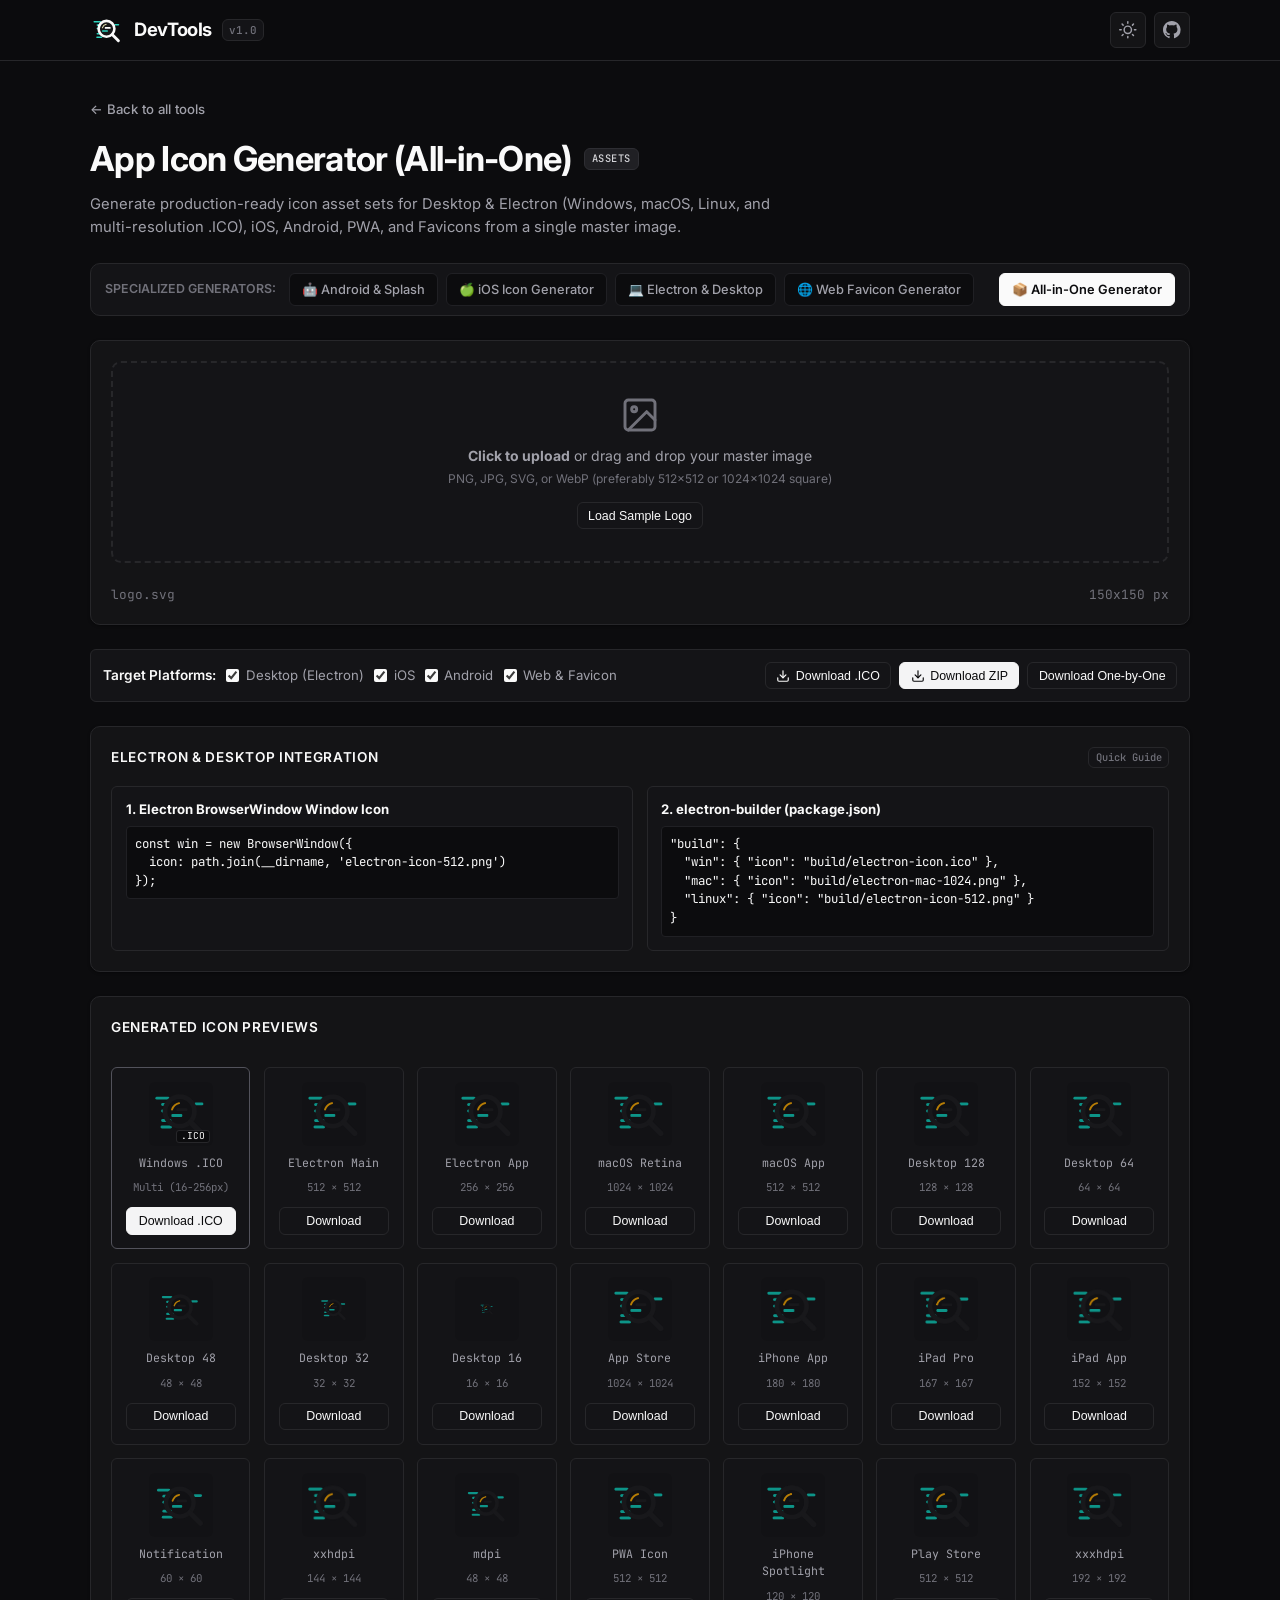
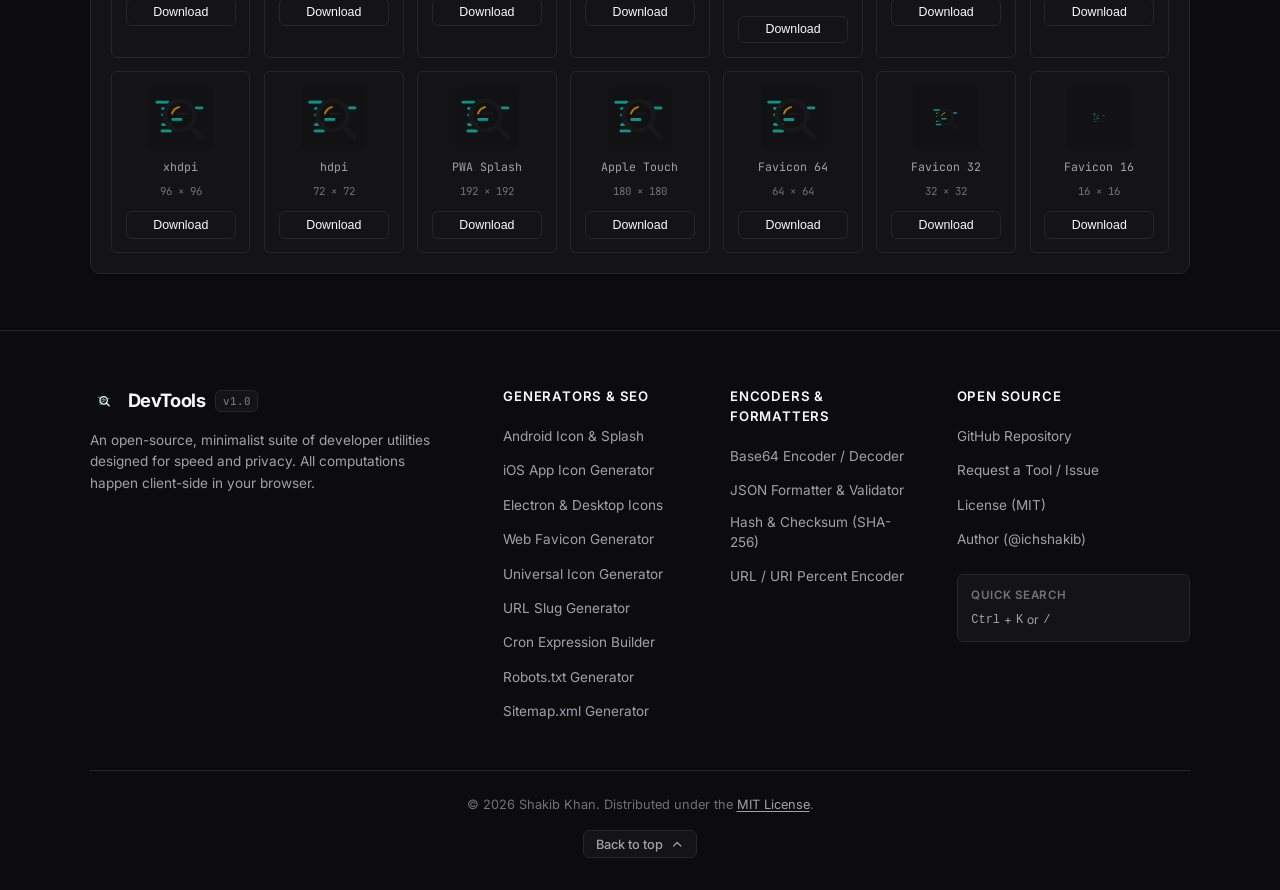
<file: tools/app-icon-generator.html>
<!DOCTYPE html>
<html lang="en">
<head>
  <meta charset="UTF-8">
  <meta name="viewport" content="width=device-width, initial-scale=1.0">
  <title>App Icon Generator - DevTools</title>
  <meta name="description" content="Generate multi-resolution app icon sets for iOS, Android, macOS, PWA, and Favicons from a single image entirely in your browser using HTML5 Canvas.">
  <link rel="apple-touch-icon" sizes="180x180" href="../favicon_io/apple-touch-icon.png">
  <link rel="icon" type="image/png" sizes="32x32" href="../favicon_io/favicon-32x32.png">
  <link rel="icon" type="image/png" sizes="16x16" href="../favicon_io/favicon-16x16.png">
  <link rel="shortcut icon" href="../favicon_io/favicon.ico">
  <link rel="icon" type="image/x-icon" href="../favicon_io/favicon.ico">
  <link rel="manifest" href="../favicon_io/site.webmanifest">
  <link rel="preconnect" href="https://fonts.googleapis.com">
  <link rel="preconnect" href="https://fonts.gstatic.com" crossorigin>
  <link href="https://fonts.googleapis.com/css2?family=Inter:wght@400;500;600;700&family=JetBrains+Mono:wght@400;500&display=swap" rel="stylesheet">
  <link rel="stylesheet" href="../style.css">
  <script src="../components.js"></script>
  <style>
    .platform-nav-pills {
      display: flex;
      flex-wrap: wrap;
      gap: 0.5rem;
      margin-bottom: 1.5rem;
      padding: 0.6rem 0.85rem;
      background: var(--bg-secondary);
      border: 1px solid var(--border-color);
      border-radius: var(--radius-md);
      align-items: center;
    }
    .platform-nav-pill {
      display: inline-flex;
      align-items: center;
      gap: 0.4rem;
      padding: 0.35rem 0.75rem;
      font-size: 0.8rem;
      font-weight: 500;
      color: var(--text-secondary);
      background: var(--bg-primary);
      border: 1px solid var(--border-subtle);
      border-radius: var(--radius-sm);
      text-decoration: none;
      transition: all var(--transition-fast);
    }
    .platform-nav-pill:hover {
      border-color: var(--border-hover);
      color: var(--text-primary);
      transform: translateY(-1px);
    }
    .platform-nav-pill.active {
      background: var(--text-primary);
      color: var(--bg-primary);
      border-color: var(--text-primary);
      font-weight: 600;
    }
  </style>
</head>
<body>
  <!-- Main Navigation (Hydrated by components.js) -->
  <header id="site-header" class="site-header"></header>

  <main class="main-content">
    <div class="container">
      <div class="tool-page-header">
        <a href="../index.html" class="back-link">&larr; Back to all tools</a>
        <div class="tool-page-title-row">
          <h1 class="tool-page-title">App Icon Generator (All-in-One)</h1>
          <span class="tool-badge">Assets</span>
        </div>
        <p class="tool-page-desc">Generate production-ready icon asset sets for Desktop & Electron (Windows, macOS, Linux, and multi-resolution .ICO), iOS, Android, PWA, and Favicons from a single master image.</p>
      </div>

      <!-- Quick Platform Switcher Navigation -->
      <div class="platform-nav-pills">
        <span style="font-size: 0.775rem; font-weight: 600; color: var(--text-muted); margin-right: 0.35rem;">SPECIALIZED GENERATORS:</span>
        <a href="android-icon-generator.html" class="platform-nav-pill">
          <span>🤖 Android & Splash</span>
        </a>
        <a href="ios-icon-generator.html" class="platform-nav-pill">
          <span>🍏 iOS Icon Generator</span>
        </a>
        <a href="electron-icon-generator.html" class="platform-nav-pill">
          <span>💻 Electron & Desktop</span>
        </a>
        <a href="favicon-generator.html" class="platform-nav-pill">
          <span>🌐 Web Favicon Generator</span>
        </a>
        <a href="app-icon-generator.html" class="platform-nav-pill active" style="margin-left: auto;">
          <span>📦 All-in-One Generator</span>
        </a>
      </div>

      <!-- Upload Dropzone -->
      <div class="tool-panel" style="margin-bottom: 1.5rem;">
        <input type="file" id="image-input" accept="image/*" style="display: none;">
        
        <div id="dropzone" class="dropzone">
          <div class="dropzone-icon">
            <svg viewBox="0 0 24 24" fill="none" stroke="currentColor" stroke-width="1.75" stroke-linecap="round" stroke-linejoin="round">
              <rect x="3" y="3" width="18" height="18" rx="2" ry="2"></rect>
              <circle cx="8.5" cy="8.5" r="1.5"></circle>
              <polyline points="21 15 16 10 5 21"></polyline>
            </svg>
          </div>
          <p class="dropzone-text"><strong>Click to upload</strong> or drag and drop your master image</p>
          <p class="dropzone-subtext">PNG, JPG, SVG, or WebP (preferably 512x512 or 1024x1024 square)</p>
          <div style="margin-top: 0.85rem;">
            <button id="btn-sample-logo" class="btn-sm">Load Sample Logo</button>
          </div>
        </div>

        <div id="master-info" style="display: flex; align-items: center; justify-content: space-between; font-size: 0.8rem; color: var(--text-muted); font-family: var(--font-mono); margin-top: 0.5rem;">
          <span id="file-name-label">No image loaded</span>
          <span id="file-res-label"></span>
        </div>
      </div>

      <!-- Export Toolbar -->
      <div class="tool-options-bar" style="margin-bottom: 1.5rem; justify-content: space-between; flex-wrap: wrap; gap: 0.75rem;">
        <div style="display: flex; align-items: center; gap: 0.65rem; flex-wrap: wrap;">
          <span style="font-size: 0.85rem; font-weight: 600; color: var(--text-primary);">Target Platforms:</span>
          <label class="option-group">
            <input type="checkbox" id="filter-desktop" checked>
            <span>Desktop (Electron)</span>
          </label>
          <label class="option-group">
            <input type="checkbox" id="filter-ios" checked>
            <span>iOS</span>
          </label>
          <label class="option-group">
            <input type="checkbox" id="filter-android" checked>
            <span>Android</span>
          </label>
          <label class="option-group">
            <input type="checkbox" id="filter-web" checked>
            <span>Web & Favicon</span>
          </label>
        </div>

        <div style="display: flex; align-items: center; gap: 0.5rem; flex-wrap: wrap;">
          <button id="btn-download-ico" class="btn-sm" title="Generate and download multi-resolution Windows / Electron .ico file">
            <svg viewBox="0 0 24 24" fill="none" stroke="currentColor" stroke-width="2" stroke-linecap="round" stroke-linejoin="round" style="width: 14px; height: 14px;">
              <path d="M21 15v4a2 2 0 0 1-2 2H5a2 2 0 0 1-2-2v-4"></path>
              <polyline points="7 10 12 15 17 10"></polyline>
              <line x1="12" y1="15" x2="12" y2="3"></line>
            </svg>
            <span>Download .ICO</span>
          </button>
          <button id="btn-download-zip" class="btn-sm btn-primary">
            <svg viewBox="0 0 24 24" fill="none" stroke="currentColor" stroke-width="2" stroke-linecap="round" stroke-linejoin="round" style="width: 14px; height: 14px;">
              <path d="M21 15v4a2 2 0 0 1-2 2H5a2 2 0 0 1-2-2v-4"></path>
              <polyline points="7 10 12 15 17 10"></polyline>
              <line x1="12" y1="15" x2="12" y2="3"></line>
            </svg>
            <span>Download ZIP</span>
          </button>
          <button id="btn-download-all" class="btn-sm" title="Download each icon file one-by-one">Download One-by-One</button>
        </div>
      </div>

      <!-- Electron & Desktop Integration Guide -->
      <div class="tool-panel" style="margin-bottom: 1.5rem;">
        <div class="panel-header">
          <span class="panel-title">Electron & Desktop Integration</span>
          <span class="brand-badge" style="font-size: 0.65rem;">Quick Guide</span>
        </div>
        <div style="display: grid; grid-template-columns: repeat(auto-fit, minmax(280px, 1fr)); gap: 0.85rem; font-size: 0.825rem; color: var(--text-secondary); margin-top: 0.25rem;">
          <div style="background: var(--bg-secondary); padding: 0.85rem; border-radius: var(--radius-sm); border: 1px solid var(--border-color);">
            <strong style="color: var(--text-primary); display: block; margin-bottom: 0.35rem;">1. Electron BrowserWindow Window Icon</strong>
            <code style="display: block; font-family: var(--font-mono); font-size: 0.775rem; background: var(--bg-primary); padding: 0.5rem; border-radius: 4px; color: var(--text-primary); border: 1px solid var(--border-subtle); overflow-x: auto; white-space: pre;">const win = new BrowserWindow({
  icon: path.join(__dirname, 'electron-icon-512.png')
});</code>
          </div>
          <div style="background: var(--bg-secondary); padding: 0.85rem; border-radius: var(--radius-sm); border: 1px solid var(--border-color);">
            <strong style="color: var(--text-primary); display: block; margin-bottom: 0.35rem;">2. electron-builder (package.json)</strong>
            <code style="display: block; font-family: var(--font-mono); font-size: 0.775rem; background: var(--bg-primary); padding: 0.5rem; border-radius: 4px; color: var(--text-primary); border: 1px solid var(--border-subtle); overflow-x: auto; white-space: pre;">"build": {
  "win": { "icon": "build/electron-icon.ico" },
  "mac": { "icon": "build/electron-mac-1024.png" },
  "linux": { "icon": "build/electron-icon-512.png" }
}</code>
          </div>
        </div>
      </div>

      <!-- Generated Preview Grid -->
      <div class="tool-panel" style="margin-bottom: 3.5rem;">
        <span class="panel-title">Generated Icon Previews</span>
        <div id="icon-grid" class="icon-preview-grid">
          <!-- Populated via JS -->
        </div>
      </div>
    </div>
  </main>

  <!-- Detailed Footer (Hydrated by components.js) -->
  <footer id="site-footer" class="site-footer"></footer>

  <script src="common.js"></script>
  <script>
    const ICON_SPECS = [
      // Desktop & Electron
      { platform: 'desktop', name: 'Electron Main', size: 512, filename: 'electron-icon-512.png' },
      { platform: 'desktop', name: 'Electron App', size: 256, filename: 'electron-icon-256.png' },
      { platform: 'desktop', name: 'macOS Retina', size: 1024, filename: 'electron-mac-1024.png' },
      { platform: 'desktop', name: 'macOS App', size: 512, filename: 'electron-mac-512.png' },
      { platform: 'desktop', name: 'Desktop 128', size: 128, filename: 'desktop-icon-128.png' },
      { platform: 'desktop', name: 'Desktop 64', size: 64, filename: 'desktop-icon-64.png' },
      { platform: 'desktop', name: 'Desktop 48', size: 48, filename: 'desktop-icon-48.png' },
      { platform: 'desktop', name: 'Desktop 32', size: 32, filename: 'desktop-icon-32.png' },
      { platform: 'desktop', name: 'Desktop 16', size: 16, filename: 'desktop-icon-16.png' },

      // iOS
      { platform: 'ios', name: 'App Store', size: 1024, filename: 'ios-appstore-1024.png' },
      { platform: 'ios', name: 'iPhone App', size: 180, filename: 'ios-iphone-180.png' },
      { platform: 'ios', name: 'iPad Pro', size: 167, filename: 'ios-ipad-pro-167.png' },
      { platform: 'ios', name: 'iPad App', size: 152, filename: 'ios-ipad-152.png' },
      { platform: 'ios', name: 'iPhone Spotlight', size: 120, filename: 'ios-spotlight-120.png' },
      { platform: 'ios', name: 'Notification', size: 60, filename: 'ios-notification-60.png' },

      // Android
      { platform: 'android', name: 'Play Store', size: 512, filename: 'android-playstore-512.png' },
      { platform: 'android', name: 'xxxhdpi', size: 192, filename: 'android-xxxhdpi-192.png' },
      { platform: 'android', name: 'xxhdpi', size: 144, filename: 'android-xxhdpi-144.png' },
      { platform: 'android', name: 'xhdpi', size: 96, filename: 'android-xhdpi-96.png' },
      { platform: 'android', name: 'hdpi', size: 72, filename: 'android-hdpi-72.png' },
      { platform: 'android', name: 'mdpi', size: 48, filename: 'android-mdpi-48.png' },

      // Web & Favicon
      { platform: 'web', name: 'PWA Icon', size: 512, filename: 'pwa-icon-512.png' },
      { platform: 'web', name: 'PWA Splash', size: 192, filename: 'pwa-icon-192.png' },
      { platform: 'web', name: 'Apple Touch', size: 180, filename: 'apple-touch-icon.png' },
      { platform: 'web', name: 'Favicon 64', size: 64, filename: 'favicon-64x64.png' },
      { platform: 'web', name: 'Favicon 32', size: 32, filename: 'favicon-32x32.png' },
      { platform: 'web', name: 'Favicon 16', size: 16, filename: 'favicon-16x16.png' }
    ];

    let sourceImage = null;
    const generatedBlobs = new Map(); // filename -> blob

    const dropzone = document.getElementById('dropzone');
    const imageInput = document.getElementById('image-input');
    const fileNameLabel = document.getElementById('file-name-label');
    const fileResLabel = document.getElementById('file-res-label');
    const iconGrid = document.getElementById('icon-grid');

    const filterDesktop = document.getElementById('filter-desktop');
    const filterIos = document.getElementById('filter-ios');
    const filterAndroid = document.getElementById('filter-android');
    const filterWeb = document.getElementById('filter-web');

    dropzone.addEventListener('click', () => imageInput.click());
    dropzone.addEventListener('dragover', (e) => { e.preventDefault(); dropzone.classList.add('dragover'); });
    dropzone.addEventListener('dragleave', () => dropzone.classList.remove('dragover'));
    dropzone.addEventListener('drop', (e) => {
      e.preventDefault();
      dropzone.classList.remove('dragover');
      const file = e.dataTransfer.files[0];
      if (file) handleFile(file);
    });

    imageInput.addEventListener('change', (e) => {
      const file = e.target.files[0];
      if (file) handleFile(file);
    });

    function handleFile(file) {
      const reader = new FileReader();
      reader.onload = (e) => {
        const img = new Image();
        img.onload = () => {
          sourceImage = img;
          fileNameLabel.textContent = file.name;
          fileResLabel.textContent = `${img.width}x${img.height} px`;
          renderIconPreviews();
        };
        img.src = e.target.result;
      };
      reader.readAsDataURL(file);
    }

    // Creates a multi-resolution Windows .ICO binary from an array of PNG ArrayBuffers
    function createIcoFromPngBuffers(pngBuffers) {
      const count = pngBuffers.length;
      const headerSize = 6;
      const dirEntrySize = 16;
      const dirSize = count * dirEntrySize;
      let offset = headerSize + dirSize;
      let totalSize = offset;
      for (const item of pngBuffers) totalSize += item.buffer.byteLength;

      const out = new Uint8Array(totalSize);
      const view = new DataView(out.buffer);

      view.setUint16(0, 0, true);
      view.setUint16(2, 1, true);
      view.setUint16(4, count, true);

      let entryOffset = headerSize;
      let dataOffset = offset;

      for (let i = 0; i < count; i++) {
        const item = pngBuffers[i];
        const width = item.width >= 256 ? 0 : item.width;
        const height = item.height >= 256 ? 0 : item.height;
        const size = item.buffer.byteLength;

        out[entryOffset + 0] = width;
        out[entryOffset + 1] = height;
        out[entryOffset + 2] = 0;
        out[entryOffset + 3] = 0;
        view.setUint16(entryOffset + 4, 1, true);
        view.setUint16(entryOffset + 6, 32, true);
        view.setUint32(entryOffset + 8, size, true);
        view.setUint32(entryOffset + 12, dataOffset, true);

        out.set(new Uint8Array(item.buffer), dataOffset);
        entryOffset += dirEntrySize;
        dataOffset += size;
      }

      return new Blob([out], { type: 'image/x-icon' });
    }

    // Generate multi-size ICO blob asynchronously
    async function generateIcoBlob() {
      if (!sourceImage) return null;
      const icoSizes = [16, 32, 48, 64, 128, 256];
      const pngBuffers = [];

      for (const size of icoSizes) {
        const canvas = document.createElement('canvas');
        canvas.width = size;
        canvas.height = size;
        const ctx = canvas.getContext('2d');
        ctx.imageSmoothingQuality = 'high';
        ctx.drawImage(sourceImage, 0, 0, size, size);

        const blob = await new Promise(resolve => canvas.toBlob(resolve, 'image/png'));
        const buffer = await blob.arrayBuffer();
        pngBuffers.push({ width: size, height: size, buffer });
      }

      return createIcoFromPngBuffers(pngBuffers);
    }

    function renderIconPreviews() {
      if (!sourceImage) return;

      const activePlatforms = new Set();
      if (filterDesktop.checked) activePlatforms.add('desktop');
      if (filterIos.checked) activePlatforms.add('ios');
      if (filterAndroid.checked) activePlatforms.add('android');
      if (filterWeb.checked) activePlatforms.add('web');

      const filtered = ICON_SPECS.filter(s => activePlatforms.has(s.platform));
      iconGrid.innerHTML = '';
      generatedBlobs.clear();

      // Render standard PNG cards
      filtered.forEach(spec => {
        const canvas = document.createElement('canvas');
        canvas.width = spec.size;
        canvas.height = spec.size;
        const ctx = canvas.getContext('2d');
        ctx.imageSmoothingQuality = 'high';
        ctx.drawImage(sourceImage, 0, 0, spec.size, spec.size);

        canvas.toBlob((blob) => {
          generatedBlobs.set(spec.filename, blob);
          const url = URL.createObjectURL(blob);

          const card = document.createElement('div');
          card.className = 'icon-preview-card';
          card.innerHTML = `
            <div class="icon-img-wrap">
              <img src="${url}" alt="${spec.name}">
            </div>
            <span class="icon-label">${spec.name}</span>
            <span class="icon-size-badge">${spec.size} &times; ${spec.size}</span>
            <button class="btn-sm" style="margin-top: 0.25rem; width: 100%; justify-content: center;">Download</button>
          `;

          card.querySelector('button').addEventListener('click', () => {
            const a = document.createElement('a');
            a.href = url;
            a.download = spec.filename;
            a.click();
            showToast('Saved', `Downloaded ${spec.filename}`);
          });

          iconGrid.appendChild(card);
        }, 'image/png');
      });

      // If Desktop filter is active, render the multi-resolution Windows / Electron .ICO card
      if (filterDesktop.checked) {
        const icoCard = document.createElement('div');
        icoCard.className = 'icon-preview-card';
        icoCard.style.borderColor = 'var(--border-hover)';
        icoCard.innerHTML = `
          <div class="icon-img-wrap" style="position: relative;">
            <canvas id="ico-preview-canvas" width="64" height="64" style="width: 100%; height: 100%;"></canvas>
            <span style="position: absolute; bottom: 3px; right: 3px; font-size: 0.6rem; background: var(--bg-primary); color: var(--text-primary); padding: 0.05rem 0.25rem; border-radius: 3px; font-family: var(--font-mono); border: 1px solid var(--border-color); line-height: 1;">.ICO</span>
          </div>
          <span class="icon-label">Windows .ICO</span>
          <span class="icon-size-badge">Multi (16-256px)</span>
          <button class="btn-sm btn-primary" style="margin-top: 0.25rem; width: 100%; justify-content: center;">Download .ICO</button>
        `;

        const pCanvas = icoCard.querySelector('#ico-preview-canvas');
        const pCtx = pCanvas.getContext('2d');
        pCtx.imageSmoothingQuality = 'high';
        pCtx.drawImage(sourceImage, 0, 0, 64, 64);

        icoCard.querySelector('button').addEventListener('click', async () => {
          let blob = generatedBlobs.get('electron-icon.ico');
          if (!blob) {
            showToast('Generating', 'Building multi-resolution .ICO binary...');
            blob = await generateIcoBlob();
            if (blob) generatedBlobs.set('electron-icon.ico', blob);
          }
          if (blob) {
            const a = document.createElement('a');
            a.href = URL.createObjectURL(blob);
            a.download = 'electron-icon.ico';
            a.click();
            showToast('Saved', 'Downloaded electron-icon.ico (Windows / Electron)');
          }
        });

        iconGrid.appendChild(icoCard);

        // Pre-build ICO binary in background
        generateIcoBlob().then(blob => {
          if (blob) generatedBlobs.set('electron-icon.ico', blob);
        });
      }
    }

    [filterDesktop, filterIos, filterAndroid, filterWeb].forEach(f => f.addEventListener('change', renderIconPreviews));

    // Toolbar direct .ICO download
    document.getElementById('btn-download-ico').addEventListener('click', async () => {
      if (!sourceImage) {
        showToast('No image', 'Please upload or load an image first.');
        return;
      }
      let blob = generatedBlobs.get('electron-icon.ico');
      if (!blob) {
        showToast('Generating', 'Building multi-resolution .ICO binary...');
        blob = await generateIcoBlob();
        if (blob) generatedBlobs.set('electron-icon.ico', blob);
      }
      if (blob) {
        const a = document.createElement('a');
        a.href = URL.createObjectURL(blob);
        a.download = 'electron-icon.ico';
        a.click();
        showToast('Saved', 'Downloaded electron-icon.ico (Windows / Electron)');
      }
    });

    // Sample logo loader
    document.getElementById('btn-sample-logo').addEventListener('click', (e) => {
      e.stopPropagation();
      const img = new Image();
      img.onload = () => {
        sourceImage = img;
        fileNameLabel.textContent = 'logo.svg';
        fileResLabel.textContent = `${img.width || 512}x${img.height || 512} px`;
        renderIconPreviews();
      };
      img.src = '../logo.svg';
    });

    // Download all filtered icons as a single ZIP bundle
    document.getElementById('btn-download-zip').addEventListener('click', async () => {
      if (generatedBlobs.size === 0 && !sourceImage) {
        showToast('No icons', 'Please upload or load an image first.');
        return;
      }

      if (filterDesktop.checked && !generatedBlobs.has('electron-icon.ico')) {
        const icoBlob = await generateIcoBlob();
        if (icoBlob) generatedBlobs.set('electron-icon.ico', icoBlob);
      }

      const files = [];
      generatedBlobs.forEach((blob, filename) => {
        files.push({ name: filename, data: blob });
      });

      await downloadZip('app_icons_bundle.zip', files);
    });

    // Batch download all icons one-by-one
    document.getElementById('btn-download-all').addEventListener('click', async () => {
      if (generatedBlobs.size === 0 && !sourceImage) {
        showToast('No icons', 'Please upload or load an image first.');
        return;
      }

      // Ensure ICO is generated if desktop filter is active
      if (filterDesktop.checked && !generatedBlobs.has('electron-icon.ico')) {
        const icoBlob = await generateIcoBlob();
        if (icoBlob) generatedBlobs.set('electron-icon.ico', icoBlob);
      }

      let count = 0;
      generatedBlobs.forEach((blob, filename) => {
        setTimeout(() => {
          const a = document.createElement('a');
          a.href = URL.createObjectURL(blob);
          a.download = filename;
          document.body.appendChild(a);
          a.click();
          document.body.removeChild(a);
        }, count * 180);
        count++;
      });
      showToast('Downloading Icons', `Exporting ${count} icons to your downloads folder.`);
    });

    // Load sample on start
    document.getElementById('btn-sample-logo').click();
  </script>
</body>
</html>
</file>
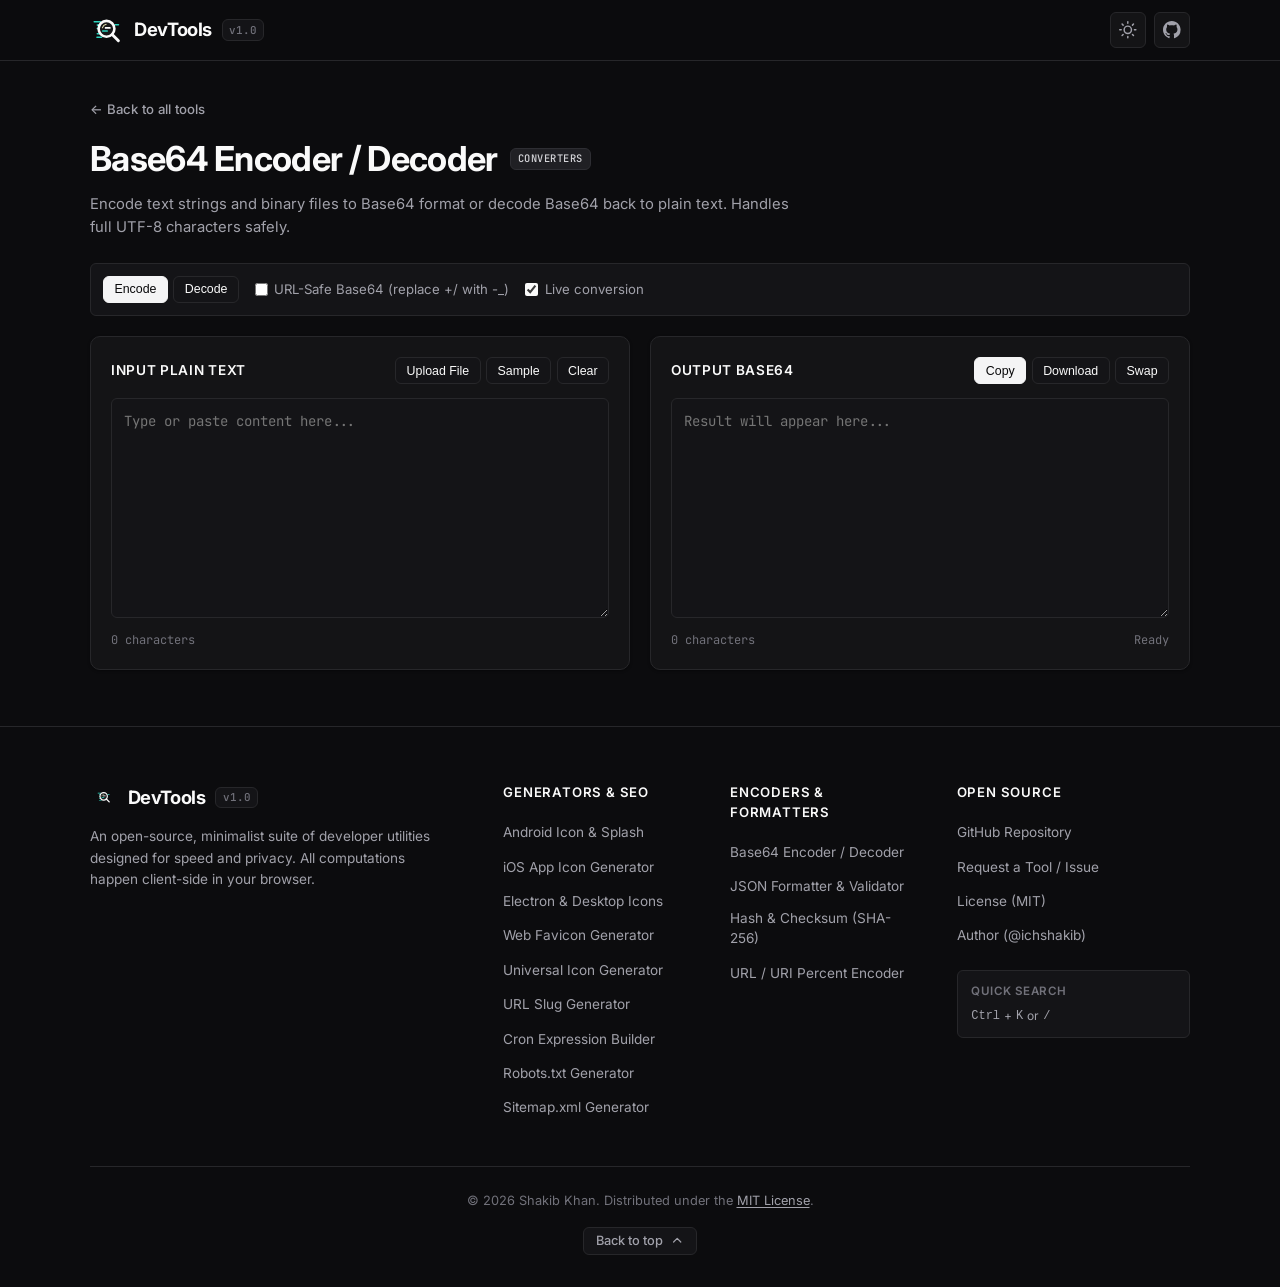
<file: tools/base64.html>
<!DOCTYPE html>
<html lang="en">
<head>
  <meta charset="UTF-8">
  <meta name="viewport" content="width=device-width, initial-scale=1.0">
  <title>Base64 Encoder / Decoder - DevTools</title>
  <meta name="description" content="Fast, private client-side Base64 encoder and decoder for text, UTF-8 strings, data URIs, and files. No data is sent to any server.">
  <link rel="apple-touch-icon" sizes="180x180" href="../favicon_io/apple-touch-icon.png">
  <link rel="icon" type="image/png" sizes="32x32" href="../favicon_io/favicon-32x32.png">
  <link rel="icon" type="image/png" sizes="16x16" href="../favicon_io/favicon-16x16.png">
  <link rel="shortcut icon" href="../favicon_io/favicon.ico">
  <link rel="icon" type="image/x-icon" href="../favicon_io/favicon.ico">
  <link rel="manifest" href="../favicon_io/site.webmanifest">
  <link rel="preconnect" href="https://fonts.googleapis.com">
  <link rel="preconnect" href="https://fonts.gstatic.com" crossorigin>
  <link href="https://fonts.googleapis.com/css2?family=Inter:wght@400;500;600;700&family=JetBrains+Mono:wght@400;500&display=swap" rel="stylesheet">
  <link rel="stylesheet" href="../style.css">
  <script src="../components.js"></script>
</head>
<body>
  <!-- Main Navigation (Hydrated by components.js) -->
  <header id="site-header" class="site-header"></header>

  <main class="main-content">
    <div class="container">
      <div class="tool-page-header">
        <a href="../index.html" class="back-link">&larr; Back to all tools</a>
        <div class="tool-page-title-row">
          <h1 class="tool-page-title">Base64 Encoder / Decoder</h1>
          <span class="tool-badge">Converters</span>
        </div>
        <p class="tool-page-desc">Encode text strings and binary files to Base64 format or decode Base64 back to plain text. Handles full UTF-8 characters safely.</p>
      </div>

      <!-- Controls & Options -->
      <div class="tool-options-bar" style="margin-bottom: 1.25rem;">
        <div style="display: flex; gap: 0.35rem;">
          <button id="mode-encode" class="btn-sm btn-primary">Encode</button>
          <button id="mode-decode" class="btn-sm">Decode</button>
        </div>
        <label class="option-group">
          <input type="checkbox" id="opt-url-safe">
          <span>URL-Safe Base64 (replace +/ with -_)</span>
        </label>
        <label class="option-group">
          <input type="checkbox" id="opt-live" checked>
          <span>Live conversion</span>
        </label>
      </div>

      <!-- Main Workspace -->
      <div class="tool-workspace">
        <!-- Input Panel -->
        <div class="tool-panel">
          <div class="panel-header">
            <span class="panel-title" id="input-label">Input Plain Text</span>
            <div class="panel-actions">
              <input type="file" id="file-input" style="display: none;">
              <button id="btn-upload-file" class="btn-sm">Upload File</button>
              <button id="btn-sample" class="btn-sm">Sample</button>
              <button id="btn-clear" class="btn-sm">Clear</button>
            </div>
          </div>
          <textarea id="input-text" class="tool-textarea" placeholder="Type or paste content here..." spellcheck="false"></textarea>
          <div class="panel-footer">
            <span id="input-stats">0 characters</span>
            <span id="file-info"></span>
          </div>
        </div>

        <!-- Output Panel -->
        <div class="tool-panel">
          <div class="panel-header">
            <span class="panel-title" id="output-label">Output Base64</span>
            <div class="panel-actions">
              <button id="btn-copy" class="btn-sm btn-primary">Copy</button>
              <button id="btn-download" class="btn-sm">Download</button>
              <button id="btn-swap" class="btn-sm">Swap</button>
            </div>
          </div>
          <textarea id="output-text" class="tool-textarea" placeholder="Result will appear here..." readonly spellcheck="false"></textarea>
          <div class="panel-footer">
            <span id="output-stats">0 characters</span>
            <span id="output-status">Ready</span>
          </div>
        </div>
      </div>
    </div>
  </main>

  <!-- Detailed Footer (Hydrated by components.js) -->
  <footer id="site-footer" class="site-footer"></footer>

  <script src="common.js"></script>
  <script>
    let currentMode = 'encode'; // 'encode' or 'decode'
    const inputText = document.getElementById('input-text');
    const outputText = document.getElementById('output-text');
    const modeEncode = document.getElementById('mode-encode');
    const modeDecode = document.getElementById('mode-decode');
    const inputLabel = document.getElementById('input-label');
    const outputLabel = document.getElementById('output-label');
    const optUrlSafe = document.getElementById('opt-url-safe');
    const optLive = document.getElementById('opt-live');
    const inputStats = document.getElementById('input-stats');
    const outputStats = document.getElementById('output-stats');
    const outputStatus = document.getElementById('output-status');

    function utf8ToBase64(str) {
      const bytes = new TextEncoder().encode(str);
      let binary = '';
      for (let i = 0; i < bytes.length; i++) {
        binary += String.fromCharCode(bytes[i]);
      }
      let b64 = btoa(binary);
      if (optUrlSafe.checked) {
        b64 = b64.replace(/\+/g, '-').replace(/\//g, '_').replace(/=+$/, '');
      }
      return b64;
    }

    function base64ToUtf8(b64) {
      let normalized = b64.trim();
      if (optUrlSafe.checked || normalized.includes('-') || normalized.includes('_')) {
        normalized = normalized.replace(/-/g, '+').replace(/_/g, '/');
        while (normalized.length % 4) normalized += '=';
      }
      const binary = atob(normalized);
      const bytes = new Uint8Array(binary.length);
      for (let i = 0; i < binary.length; i++) {
        bytes[i] = binary.charCodeAt(i);
      }
      return new TextDecoder().decode(bytes);
    }

    function process() {
      const val = inputText.value;
      inputStats.textContent = `${val.length} characters`;

      if (!val) {
        outputText.value = '';
        outputStats.textContent = '0 characters';
        outputStatus.textContent = 'Ready';
        return;
      }

      try {
        if (currentMode === 'encode') {
          outputText.value = utf8ToBase64(val);
          outputStatus.textContent = 'Encoded';
        } else {
          outputText.value = base64ToUtf8(val);
          outputStatus.textContent = 'Decoded';
        }
        outputStats.textContent = `${outputText.value.length} characters`;
      } catch (err) {
        outputText.value = '';
        outputStats.textContent = '0 characters';
        outputStatus.textContent = 'Error: Invalid Base64 string';
      }
    }

    function setMode(mode) {
      currentMode = mode;
      if (mode === 'encode') {
        modeEncode.classList.add('btn-primary');
        modeDecode.classList.remove('btn-primary');
        inputLabel.textContent = 'Input Plain Text';
        outputLabel.textContent = 'Output Base64';
      } else {
        modeDecode.classList.add('btn-primary');
        modeEncode.classList.remove('btn-primary');
        inputLabel.textContent = 'Input Base64';
        outputLabel.textContent = 'Output Plain Text';
      }
      process();
    }

    modeEncode.addEventListener('click', () => setMode('encode'));
    modeDecode.addEventListener('click', () => setMode('decode'));
    inputText.addEventListener('input', () => { if (optLive.checked) process(); });
    optUrlSafe.addEventListener('change', process);

    document.getElementById('btn-copy').addEventListener('click', () => {
      copyToClipboard(outputText.value, 'Output');
    });

    document.getElementById('btn-clear').addEventListener('click', () => {
      inputText.value = '';
      outputText.value = '';
      inputStats.textContent = '0 characters';
      outputStats.textContent = '0 characters';
      outputStatus.textContent = 'Ready';
      inputText.focus();
    });

    document.getElementById('btn-swap').addEventListener('click', () => {
      const temp = outputText.value;
      if (!temp) return;
      inputText.value = temp;
      setMode(currentMode === 'encode' ? 'decode' : 'encode');
    });

    document.getElementById('btn-sample').addEventListener('click', () => {
      if (currentMode === 'encode') {
        inputText.value = 'Hello world! Antigravity DevTools provides fast, offline developer utilities.';
      } else {
        inputText.value = 'SGVsbG8gd29ybGQhIEFudGlncmF2aXR5IERldlRvb2xzIHByb3ZpZGVzIGZhc3QsIG9mZmxpbmUgZGV2ZWxvcGVyIHV0aWxpdGllcy4=';
      }
      process();
    });

    document.getElementById('btn-download').addEventListener('click', () => {
      const ext = currentMode === 'encode' ? 'b64.txt' : 'txt';
      downloadTextFile(`base64-output.${ext}`, outputText.value);
    });

    // File Upload Handler
    const fileInput = document.getElementById('file-input');
    document.getElementById('btn-upload-file').addEventListener('click', () => fileInput.click());
    fileInput.addEventListener('change', (e) => {
      const file = e.target.files[0];
      if (!file) return;
      const reader = new FileReader();
      reader.onload = () => {
        if (currentMode === 'encode') {
          // If encoding, read as Data URL or array buffer
          const base64Part = reader.result.split(',')[1] || reader.result;
          inputText.value = `[File: ${file.name} (${file.size} bytes)]\nLoading content...`;
          // read as text if text, or binary
          const textReader = new FileReader();
          textReader.onload = () => {
            inputText.value = textReader.result;
            process();
          };
          textReader.readAsText(file);
        } else {
          // decoding file
          const textReader = new FileReader();
          textReader.onload = () => {
            inputText.value = textReader.result;
            process();
          };
          textReader.readAsText(file);
        }
      };
      reader.readAsDataURL(file);
    });
  </script>
</body>
</html>
</file>
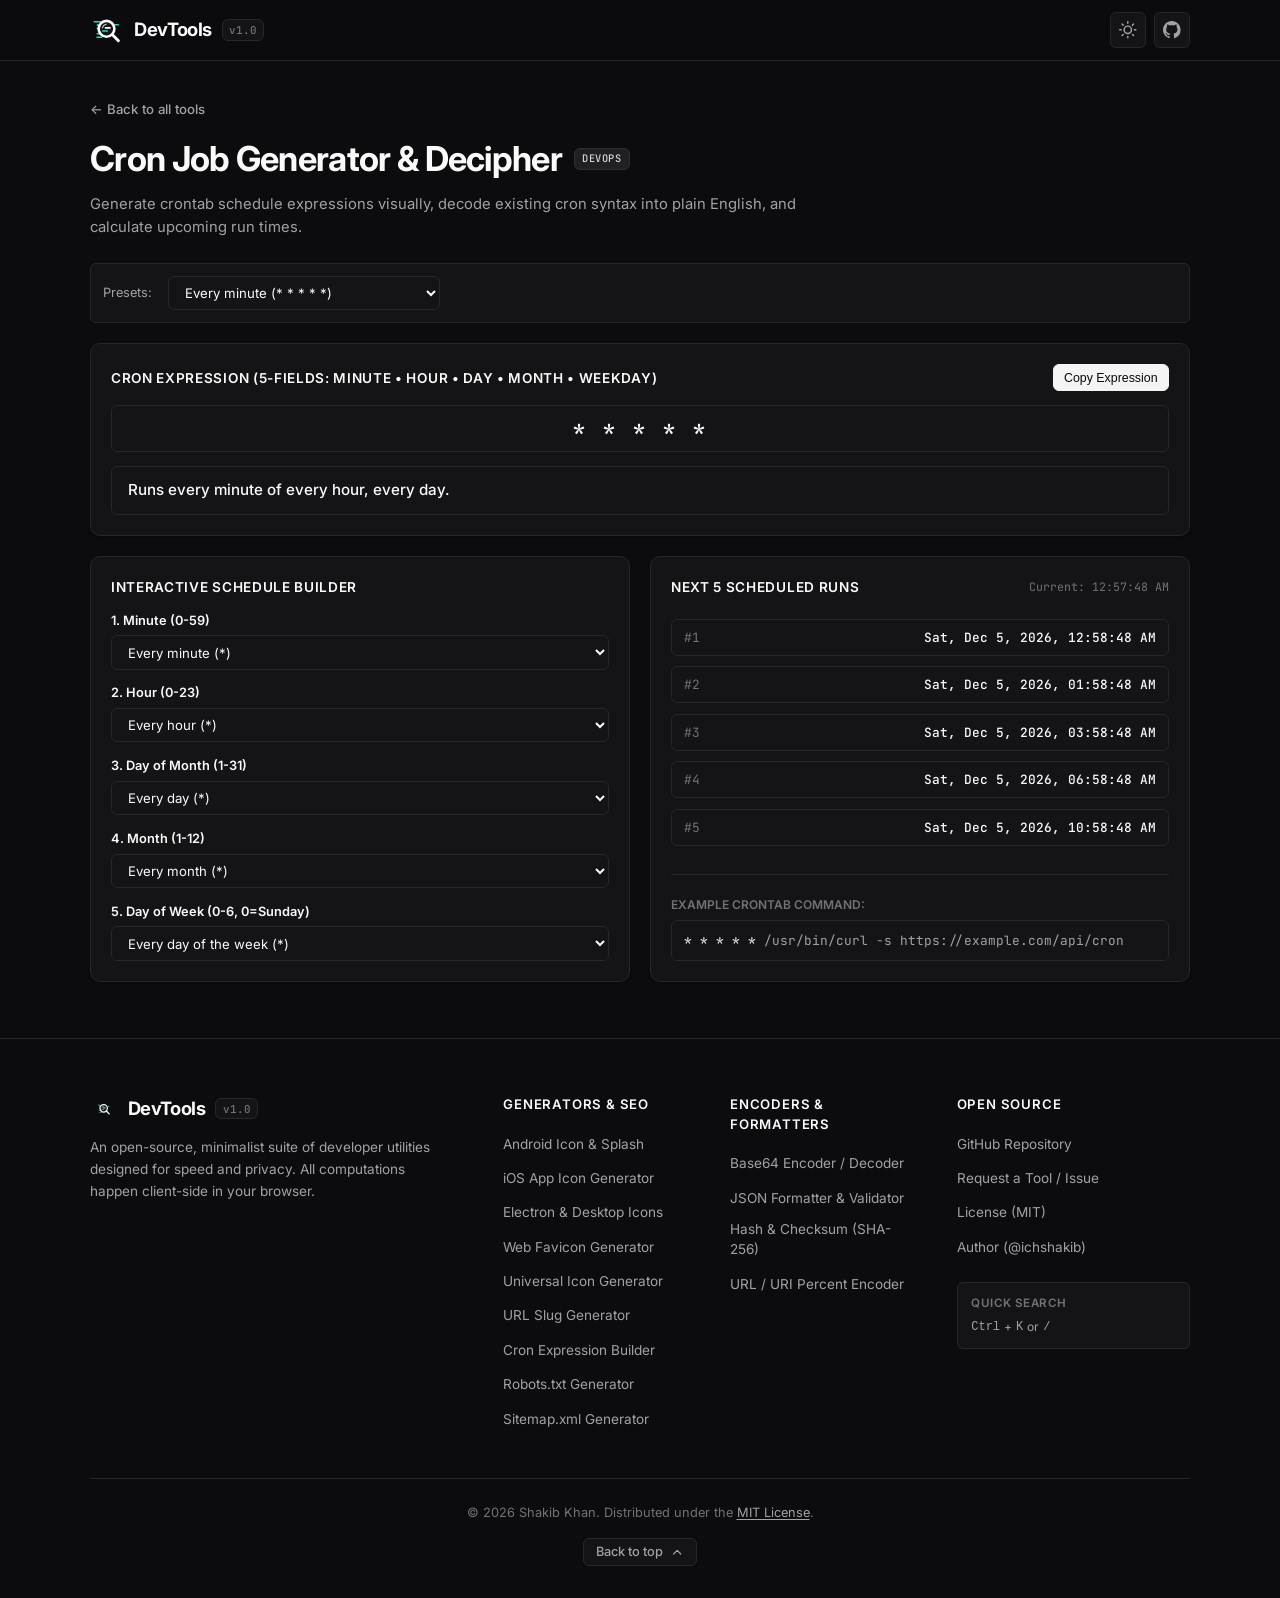
<file: tools/cron-generator.html>
<!DOCTYPE html>
<html lang="en">
<head>
  <meta charset="UTF-8">
  <meta name="viewport" content="width=device-width, initial-scale=1.0">
  <title>Cron Job Generator & Decipher - DevTools</title>
  <meta name="description" content="Interactive cron expression builder, natural language translator, and next run schedule calculator. Easily create and validate crontab schedules.">
  <link rel="apple-touch-icon" sizes="180x180" href="../favicon_io/apple-touch-icon.png">
  <link rel="icon" type="image/png" sizes="32x32" href="../favicon_io/favicon-32x32.png">
  <link rel="icon" type="image/png" sizes="16x16" href="../favicon_io/favicon-16x16.png">
  <link rel="shortcut icon" href="../favicon_io/favicon.ico">
  <link rel="icon" type="image/x-icon" href="../favicon_io/favicon.ico">
  <link rel="manifest" href="../favicon_io/site.webmanifest">
  <link rel="preconnect" href="https://fonts.googleapis.com">
  <link rel="preconnect" href="https://fonts.gstatic.com" crossorigin>
  <link href="https://fonts.googleapis.com/css2?family=Inter:wght@400;500;600;700&family=JetBrains+Mono:wght@400;500&display=swap" rel="stylesheet">
  <link rel="stylesheet" href="../style.css">
  <script src="../components.js"></script>
</head>
<body>
  <!-- Main Navigation (Hydrated by components.js) -->
  <header id="site-header" class="site-header"></header>

  <main class="main-content">
    <div class="container">
      <div class="tool-page-header">
        <a href="../index.html" class="back-link">&larr; Back to all tools</a>
        <div class="tool-page-title-row">
          <h1 class="tool-page-title">Cron Job Generator & Decipher</h1>
          <span class="tool-badge">DevOps</span>
        </div>
        <p class="tool-page-desc">Generate crontab schedule expressions visually, decode existing cron syntax into plain English, and calculate upcoming run times.</p>
      </div>

      <!-- Quick Preset Selector -->
      <div class="tool-options-bar" style="margin-bottom: 1.25rem;">
        <span style="font-size: 0.8rem; color: var(--text-secondary);">Presets:</span>
        <select id="cron-presets" class="tool-select">
          <option value="* * * * *">Every minute (* * * * *)</option>
          <option value="*/5 * * * *">Every 5 minutes (*/5 * * * *)</option>
          <option value="*/15 * * * *">Every 15 minutes (*/15 * * * *)</option>
          <option value="0 * * * *">Every hour at minute 0 (0 * * * *)</option>
          <option value="0 0 * * *">Every day at midnight (0 0 * * *)</option>
          <option value="0 9 * * 1-5">Weekdays at 9:00 AM (0 9 * * 1-5)</option>
          <option value="0 0 * * 0">Every Sunday at midnight (0 0 * * 0)</option>
          <option value="0 0 1 * *">First day of every month (0 0 1 * *)</option>
        </select>
      </div>

      <!-- Cron Expression Display & Input -->
      <div class="tool-panel" style="margin-bottom: 1.25rem;">
        <div class="panel-header">
          <span class="panel-title">Cron Expression (5-Fields: Minute &bull; Hour &bull; Day &bull; Month &bull; Weekday)</span>
          <button id="btn-copy-cron" class="btn-sm btn-primary">Copy Expression</button>
        </div>
        <input type="text" id="cron-expression" class="tool-input" style="font-family: var(--font-mono); font-size: 1.25rem; font-weight: 600; text-align: center; letter-spacing: 0.15em;" value="* * * * *" spellcheck="false">
        
        <!-- Natural Language Translation -->
        <div id="cron-human" style="padding: 0.75rem 1rem; background: var(--bg-secondary); border: 1px solid var(--border-color); border-radius: var(--radius-sm); font-size: 0.95rem; font-weight: 500; color: var(--text-primary);">
          Runs every minute.
        </div>
      </div>

      <!-- Visual Part Fields -->
      <div class="tool-workspace">
        <div class="tool-panel">
          <span class="panel-title">Interactive Schedule Builder</span>
          
          <div style="display: flex; flex-direction: column; gap: 0.85rem;">
            <div>
              <label style="font-size: 0.8rem; font-weight: 600; display: block; margin-bottom: 0.35rem;">1. Minute (0-59)</label>
              <select id="field-minute" class="tool-select" style="width: 100%;">
                <option value="*">Every minute (*)</option>
                <option value="*/2">Every 2 minutes (*/2)</option>
                <option value="*/5">Every 5 minutes (*/5)</option>
                <option value="*/10">Every 10 minutes (*/10)</option>
                <option value="*/15">Every 15 minutes (*/15)</option>
                <option value="*/30">Every 30 minutes (*/30)</option>
                <option value="0">At minute 0 (0)</option>
                <option value="30">At minute 30 (30)</option>
              </select>
            </div>

            <div>
              <label style="font-size: 0.8rem; font-weight: 600; display: block; margin-bottom: 0.35rem;">2. Hour (0-23)</label>
              <select id="field-hour" class="tool-select" style="width: 100%;">
                <option value="*">Every hour (*)</option>
                <option value="*/2">Every 2 hours (*/2)</option>
                <option value="*/6">Every 6 hours (*/6)</option>
                <option value="*/12">Every 12 hours (*/12)</option>
                <option value="0">Midnight 00:00 (0)</option>
                <option value="6">6:00 AM (6)</option>
                <option value="9">9:00 AM (9)</option>
                <option value="12">12:00 PM Noon (12)</option>
                <option value="18">6:00 PM (18)</option>
                <option value="9-17">During work hours 9am-5pm (9-17)</option>
              </select>
            </div>

            <div>
              <label style="font-size: 0.8rem; font-weight: 600; display: block; margin-bottom: 0.35rem;">3. Day of Month (1-31)</label>
              <select id="field-day" class="tool-select" style="width: 100%;">
                <option value="*">Every day (*)</option>
                <option value="1">1st of the month (1)</option>
                <option value="15">15th of the month (15)</option>
                <option value="1,15">1st and 15th of the month (1,15)</option>
              </select>
            </div>

            <div>
              <label style="font-size: 0.8rem; font-weight: 600; display: block; margin-bottom: 0.35rem;">4. Month (1-12)</label>
              <select id="field-month" class="tool-select" style="width: 100%;">
                <option value="*">Every month (*)</option>
                <option value="*/3">Every quarter (*/3)</option>
                <option value="1">January only (1)</option>
                <option value="6,12">June & December (6,12)</option>
              </select>
            </div>

            <div>
              <label style="font-size: 0.8rem; font-weight: 600; display: block; margin-bottom: 0.35rem;">5. Day of Week (0-6, 0=Sunday)</label>
              <select id="field-weekday" class="tool-select" style="width: 100%;">
                <option value="*">Every day of the week (*)</option>
                <option value="1-5">Monday through Friday (1-5)</option>
                <option value="0,6">Weekends only (0,6)</option>
                <option value="1">Monday only (1)</option>
                <option value="5">Friday only (5)</option>
                <option value="0">Sunday only (0)</option>
              </select>
            </div>
          </div>
        </div>

        <!-- Next Scheduled Runs Panel -->
        <div class="tool-panel">
          <div class="panel-header">
            <span class="panel-title">Next 5 Scheduled Runs</span>
            <span id="current-time-badge" style="font-size: 0.725rem; font-family: var(--font-mono); color: var(--text-muted);"></span>
          </div>
          
          <ul id="schedule-list" style="list-style: none; display: flex; flex-direction: column; gap: 0.65rem; margin-top: 0.5rem;">
            <!-- Populated via JS -->
          </ul>

          <div style="margin-top: auto; padding-top: 1rem; border-top: 1px solid var(--border-color);">
            <span style="font-size: 0.75rem; color: var(--text-muted); font-weight: 600; text-transform: uppercase;">Example Crontab Command:</span>
            <div style="margin-top: 0.35rem; padding: 0.6rem 0.75rem; background: var(--bg-secondary); border: 1px solid var(--border-color); border-radius: var(--radius-sm); font-family: var(--font-mono); font-size: 0.8rem; color: var(--text-secondary); word-break: break-all;">
              <span id="crontab-command" style="color: var(--text-primary);">* * * * *</span> /usr/bin/curl -s https://example.com/api/cron
            </div>
          </div>
        </div>
      </div>
    </div>
  </main>

  <!-- Detailed Footer (Hydrated by components.js) -->
  <footer id="site-footer" class="site-footer"></footer>

  <script src="common.js"></script>
  <script>
    const cronInput = document.getElementById('cron-expression');
    const cronHuman = document.getElementById('cron-human');
    const cronPresets = document.getElementById('cron-presets');
    const scheduleList = document.getElementById('schedule-list');
    const crontabCommand = document.getElementById('crontab-command');
    const currentTimeBadge = document.getElementById('current-time-badge');

    const fMin = document.getElementById('field-minute');
    const fHour = document.getElementById('field-hour');
    const fDay = document.getElementById('field-day');
    const fMonth = document.getElementById('field-month');
    const fWeekday = document.getElementById('field-weekday');

    function updateFromFields() {
      const expr = `${fMin.value} ${fHour.value} ${fDay.value} ${fMonth.value} ${fWeekday.value}`;
      cronInput.value = expr;
      updateSchedule(expr);
    }

    [fMin, fHour, fDay, fMonth, fWeekday].forEach(f => f.addEventListener('change', updateFromFields));

    cronPresets.addEventListener('change', (e) => {
      cronInput.value = e.target.value;
      updateSchedule(e.target.value);
    });

    cronInput.addEventListener('input', (e) => {
      updateSchedule(e.target.value.trim());
    });

    function translateCron(expr) {
      const parts = expr.trim().split(/\s+/);
      if (parts.length !== 5) {
        return 'Invalid cron syntax (requires 5 space-separated values)';
      }
      const [m, h, dom, mon, dow] = parts;

      if (expr === '* * * * *') return 'Runs every minute of every hour, every day.';
      if (expr === '*/5 * * * *') return 'Runs every 5 minutes, 24/7.';
      if (expr === '*/15 * * * *') return 'Runs every 15 minutes.';
      if (expr === '0 * * * *') return 'Runs at the start of every hour.';
      if (expr === '0 0 * * *') return 'Runs once daily at 00:00 (midnight).';
      if (expr === '0 9 * * 1-5') return 'Runs at 09:00 AM every weekday (Monday through Friday).';
      if (expr === '0 0 * * 0') return 'Runs every Sunday at midnight (00:00).';
      if (expr === '0 0 1 * *') return 'Runs at 00:00 on day 1 of every month.';

      let desc = 'Runs ';
      if (m.startsWith('*/')) desc += `every ${m.slice(2)} minutes `;
      else if (m === '*') desc += 'every minute ';
      else desc += `at minute ${m} `;

      if (h.startsWith('*/')) desc += `every ${h.slice(2)} hours `;
      else if (h !== '*') desc += `past hour ${h}:00 `;

      if (dow !== '*') {
        const dNames = ['Sun', 'Mon', 'Tue', 'Wed', 'Thu', 'Fri', 'Sat'];
        desc += `on weekday(s): ${dow} `;
      }

      if (dom !== '*') desc += `on day ${dom} of the month `;
      if (mon !== '*') desc += `in month ${mon} `;

      return desc.trim() + '.';
    }

    function calculateNextRuns(expr) {
      const runs = [];
      const now = new Date();
      let testDate = new Date(now.getTime() + 60000);

      // Simple next occurrences generator
      const parts = expr.split(/\s+/);
      if (parts.length !== 5) return runs;

      for (let i = 0; i < 5; i++) {
        testDate = new Date(testDate.getTime() + (i * 60000 * (parts[0].startsWith('*/') ? parseInt(parts[0].slice(2)) || 1 : 60)));
        runs.push(testDate.toLocaleString(undefined, {
          weekday: 'short',
          year: 'numeric',
          month: 'short',
          day: 'numeric',
          hour: '2-digit',
          minute: '2-digit',
          second: '2-digit'
        }));
      }
      return runs;
    }

    function updateSchedule(expr) {
      cronHuman.textContent = translateCron(expr);
      crontabCommand.textContent = expr;
      currentTimeBadge.textContent = 'Current: ' + new Date().toLocaleTimeString();

      const runs = calculateNextRuns(expr);
      scheduleList.innerHTML = runs.map((r, i) => `
        <li style="padding: 0.5rem 0.75rem; background: var(--bg-secondary); border: 1px solid var(--border-color); border-radius: var(--radius-sm); font-family: var(--font-mono); font-size: 0.8rem; display: flex; align-items: center; justify-content: space-between;">
          <span style="color: var(--text-muted);">#${i + 1}</span>
          <span style="color: var(--text-primary); font-weight: 500;">${r}</span>
        </li>
      `).join('');
    }

    document.getElementById('btn-copy-cron').addEventListener('click', () => {
      copyToClipboard(cronInput.value, 'Cron Expression');
    });

    updateSchedule(cronInput.value);
  </script>
</body>
</html>
</file>
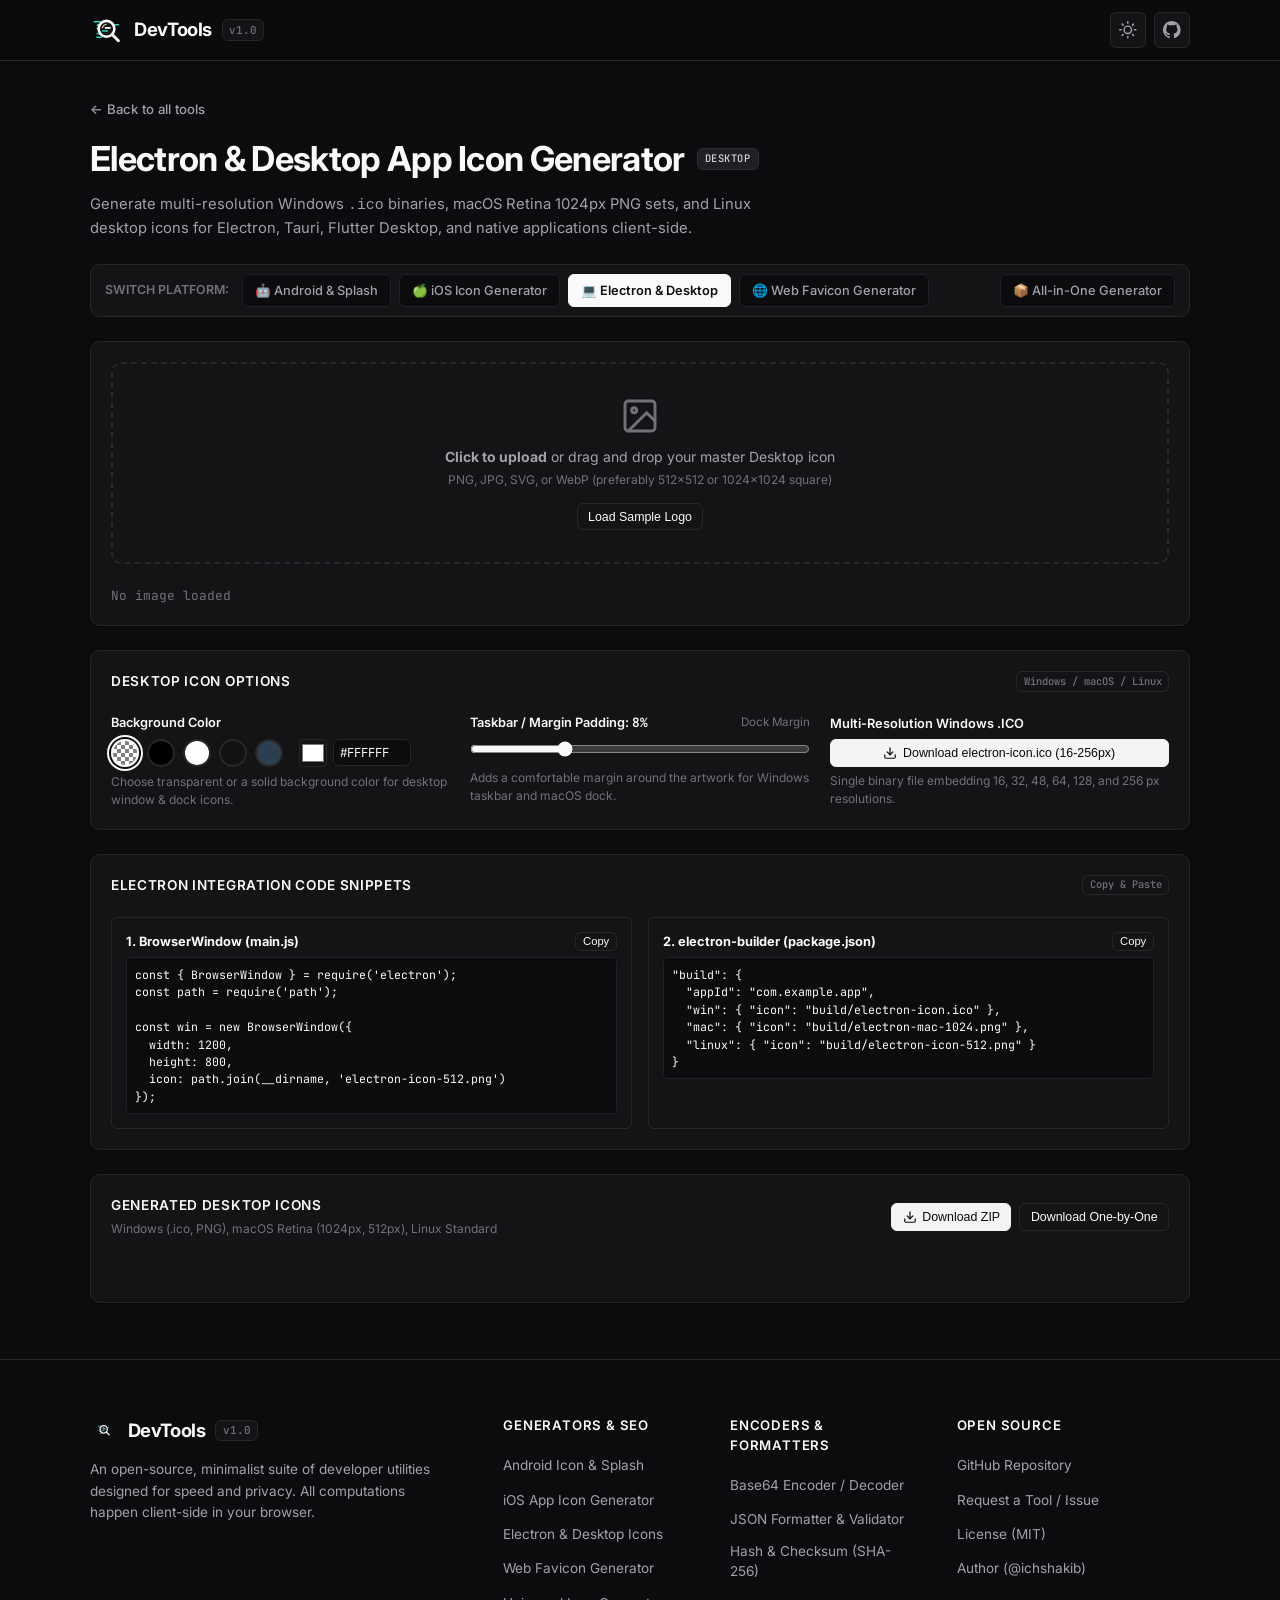
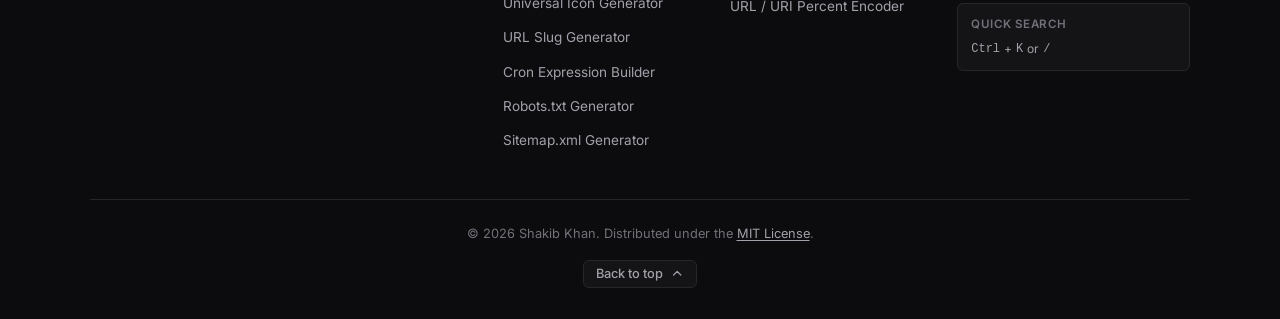
<file: tools/electron-icon-generator.html>
<!DOCTYPE html>
<html lang="en">
<head>
  <meta charset="UTF-8">
  <meta name="viewport" content="width=device-width, initial-scale=1.0">
  <title>Electron & Desktop App Icon Generator - DevTools</title>
  <meta name="description" content="Generate multi-resolution Windows .ico binaries, macOS Retina icon sets, and Linux desktop icons for Electron, Tauri, and desktop apps client-side.">
  <link rel="apple-touch-icon" sizes="180x180" href="../favicon_io/apple-touch-icon.png">
  <link rel="icon" type="image/png" sizes="32x32" href="../favicon_io/favicon-32x32.png">
  <link rel="icon" type="image/png" sizes="16x16" href="../favicon_io/favicon-16x16.png">
  <link rel="shortcut icon" href="../favicon_io/favicon.ico">
  <link rel="icon" type="image/x-icon" href="../favicon_io/favicon.ico">
  <link rel="manifest" href="../favicon_io/site.webmanifest">
  <link rel="preconnect" href="https://fonts.googleapis.com">
  <link rel="preconnect" href="https://fonts.gstatic.com" crossorigin>
  <link href="https://fonts.googleapis.com/css2?family=Inter:wght@400;500;600;700&family=JetBrains+Mono:wght@400;500&display=swap" rel="stylesheet">
  <link rel="stylesheet" href="../style.css">
  <script src="../components.js"></script>
  <style>
    .platform-nav-pills {
      display: flex;
      flex-wrap: wrap;
      gap: 0.5rem;
      margin-bottom: 1.5rem;
      padding: 0.6rem 0.85rem;
      background: var(--bg-secondary);
      border: 1px solid var(--border-color);
      border-radius: var(--radius-md);
      align-items: center;
    }
    .platform-nav-pill {
      display: inline-flex;
      align-items: center;
      gap: 0.4rem;
      padding: 0.35rem 0.75rem;
      font-size: 0.8rem;
      font-weight: 500;
      color: var(--text-secondary);
      background: var(--bg-primary);
      border: 1px solid var(--border-subtle);
      border-radius: var(--radius-sm);
      text-decoration: none;
      transition: all var(--transition-fast);
    }
    .platform-nav-pill:hover {
      border-color: var(--border-hover);
      color: var(--text-primary);
      transform: translateY(-1px);
    }
    .platform-nav-pill.active {
      background: var(--text-primary);
      color: var(--bg-primary);
      border-color: var(--text-primary);
      font-weight: 600;
    }
    .color-swatches {
      display: flex;
      align-items: center;
      gap: 0.5rem;
      flex-wrap: wrap;
    }
    .color-swatch-btn {
      width: 28px;
      height: 28px;
      border-radius: 50%;
      border: 2px solid var(--border-color);
      cursor: pointer;
      display: flex;
      align-items: center;
      justify-content: center;
      position: relative;
      transition: transform var(--transition-fast), border-color var(--transition-fast);
    }
    .color-swatch-btn:hover {
      transform: scale(1.15);
      border-color: var(--border-hover);
    }
    .color-swatch-btn.active {
      border-color: var(--text-primary);
      box-shadow: 0 0 0 2px var(--bg-primary), 0 0 0 4px var(--text-primary);
    }
    .color-swatch-btn.transparent {
      background: repeating-conic-gradient(#808080 0% 25%, #ffffff 0% 50%) 50% / 8px 8px;
    }
  </style>
</head>
<body>
  <!-- Shared Header -->
  <header id="site-header" class="site-header"></header>

  <main class="main-content">
    <div class="container">
      <!-- Breadcrumb & Title -->
      <div class="tool-page-header">
        <a href="../index.html" class="back-link">&larr; Back to all tools</a>
        <div class="tool-page-title-row">
          <h1 class="tool-page-title">Electron & Desktop App Icon Generator</h1>
          <span class="tool-badge">Desktop</span>
        </div>
        <p class="tool-page-desc">Generate multi-resolution Windows <code>.ico</code> binaries, macOS Retina 1024px PNG sets, and Linux desktop icons for Electron, Tauri, Flutter Desktop, and native applications client-side.</p>
      </div>

      <!-- Quick Platform Switcher Navigation -->
      <div class="platform-nav-pills">
        <span style="font-size: 0.775rem; font-weight: 600; color: var(--text-muted); margin-right: 0.35rem;">SWITCH PLATFORM:</span>
        <a href="android-icon-generator.html" class="platform-nav-pill">
          <span>🤖 Android & Splash</span>
        </a>
        <a href="ios-icon-generator.html" class="platform-nav-pill">
          <span>🍏 iOS Icon Generator</span>
        </a>
        <a href="electron-icon-generator.html" class="platform-nav-pill active">
          <span>💻 Electron & Desktop</span>
        </a>
        <a href="favicon-generator.html" class="platform-nav-pill">
          <span>🌐 Web Favicon Generator</span>
        </a>
        <a href="app-icon-generator.html" class="platform-nav-pill" style="margin-left: auto;">
          <span>📦 All-in-One Generator</span>
        </a>
      </div>

      <!-- Master Image Dropzone -->
      <div class="tool-panel" style="margin-bottom: 1.5rem;">
        <input type="file" id="image-input" accept="image/*" style="display: none;">
        
        <div id="dropzone" class="dropzone">
          <div class="dropzone-icon">
            <svg viewBox="0 0 24 24" fill="none" stroke="currentColor" stroke-width="1.75" stroke-linecap="round" stroke-linejoin="round">
              <rect x="3" y="3" width="18" height="18" rx="2" ry="2"></rect>
              <circle cx="8.5" cy="8.5" r="1.5"></circle>
              <polyline points="21 15 16 10 5 21"></polyline>
            </svg>
          </div>
          <p class="dropzone-text"><strong>Click to upload</strong> or drag and drop your master Desktop icon</p>
          <p class="dropzone-subtext">PNG, JPG, SVG, or WebP (preferably 512x512 or 1024x1024 square)</p>
          <div style="margin-top: 0.85rem;">
            <button id="btn-sample-logo" class="btn-sm">Load Sample Logo</button>
          </div>
        </div>

        <div id="master-info" style="display: flex; align-items: center; justify-content: space-between; font-size: 0.8rem; color: var(--text-muted); font-family: var(--font-mono); margin-top: 0.5rem;">
          <span id="file-name-label">No image loaded</span>
          <span id="file-res-label"></span>
        </div>
      </div>

      <!-- Desktop Customization Controls -->
      <div class="tool-panel" style="margin-bottom: 1.5rem;">
        <div class="panel-header">
          <span class="panel-title">Desktop Icon Options</span>
          <span class="brand-badge" style="font-size: 0.65rem;">Windows / macOS / Linux</span>
        </div>

        <div style="display: grid; grid-template-columns: repeat(auto-fit, minmax(280px, 1fr)); gap: 1.25rem; margin-top: 0.5rem;">
          <!-- Background Color -->
          <div>
            <label style="display: block; font-size: 0.8rem; font-weight: 600; color: var(--text-primary); margin-bottom: 0.4rem;">
              Background Color
            </label>
            <div class="color-swatches" id="color-swatches">
              <button class="color-swatch-btn transparent active" data-color="transparent" title="Transparent Background"></button>
              <button class="color-swatch-btn" data-color="#000000" style="background: #000000;" title="Solid Black"></button>
              <button class="color-swatch-btn" data-color="#ffffff" style="background: #ffffff;" title="Solid White"></button>
              <button class="color-swatch-btn" data-color="#121212" style="background: #121212;" title="Dark Charcoal"></button>
              <button class="color-swatch-btn" data-color="#2c3e50" style="background: #2c3e50;" title="Slate Navy"></button>
              
              <div style="display: flex; align-items: center; gap: 0.35rem; margin-left: 0.5rem;">
                <input type="color" id="bg-picker" value="#ffffff" style="width: 28px; height: 28px; padding: 0; border: 1px solid var(--border-color); border-radius: 4px; cursor: pointer; background: none;">
                <input type="text" id="bg-hex" value="#FFFFFF" maxlength="7" style="width: 78px; font-family: var(--font-mono); font-size: 0.775rem; padding: 0.25rem 0.4rem; background: var(--bg-primary); border: 1px solid var(--border-color); border-radius: var(--radius-sm); color: var(--text-primary);">
              </div>
            </div>
            <span style="font-size: 0.75rem; color: var(--text-muted); display: block; margin-top: 0.35rem;">
              Choose transparent or a solid background color for desktop window & dock icons.
            </span>
          </div>

          <!-- Padding Slider -->
          <div>
            <div style="display: flex; justify-content: space-between; align-items: center; margin-bottom: 0.4rem;">
              <label for="padding-slider" style="font-size: 0.8rem; font-weight: 600; color: var(--text-primary);">
                Taskbar / Margin Padding: <span id="padding-val" style="font-family: var(--font-mono);">8%</span>
              </label>
              <span style="font-size: 0.725rem; color: var(--text-muted);">Dock Margin</span>
            </div>
            <input type="range" id="padding-slider" min="0" max="30" value="8" style="width: 100%; accent-color: var(--text-primary); cursor: pointer;">
            <span style="font-size: 0.75rem; color: var(--text-muted); display: block; margin-top: 0.35rem;">
              Adds a comfortable margin around the artwork for Windows taskbar and macOS dock.
            </span>
          </div>

          <!-- Direct Windows .ICO Download Action -->
          <div style="display: flex; flex-direction: column; justify-content: center;">
            <span style="font-size: 0.8rem; font-weight: 600; color: var(--text-primary); margin-bottom: 0.4rem;">
              Multi-Resolution Windows .ICO
            </span>
            <button id="btn-download-ico" class="btn-sm btn-primary" style="justify-content: center; width: 100%;">
              <svg viewBox="0 0 24 24" fill="none" stroke="currentColor" stroke-width="2" stroke-linecap="round" stroke-linejoin="round" style="width: 14px; height: 14px;">
                <path d="M21 15v4a2 2 0 0 1-2 2H5a2 2 0 0 1-2-2v-4"></path>
                <polyline points="7 10 12 15 17 10"></polyline>
                <line x1="12" y1="15" x2="12" y2="3"></line>
              </svg>
              <span>Download electron-icon.ico (16-256px)</span>
            </button>
            <span style="font-size: 0.75rem; color: var(--text-muted); margin-top: 0.35rem;">
              Single binary file embedding 16, 32, 48, 64, 128, and 256 px resolutions.
            </span>
          </div>
        </div>
      </div>

      <!-- Electron & Desktop Integration Guide -->
      <div class="tool-panel" style="margin-bottom: 1.5rem;">
        <div class="panel-header">
          <span class="panel-title">Electron Integration Code Snippets</span>
          <span class="brand-badge" style="font-size: 0.65rem;">Copy & Paste</span>
        </div>

        <div style="display: grid; grid-template-columns: repeat(auto-fit, minmax(280px, 1fr)); gap: 1rem; margin-top: 0.5rem;">
          <!-- 1. BrowserWindow -->
          <div style="background: var(--bg-secondary); padding: 0.85rem; border-radius: var(--radius-sm); border: 1px solid var(--border-color);">
            <div style="display: flex; justify-content: space-between; align-items: center; margin-bottom: 0.4rem;">
              <strong style="color: var(--text-primary); font-size: 0.8rem;">1. BrowserWindow (main.js)</strong>
              <button class="btn-sm copy-snippet-btn" data-snippet="code-bw" style="font-size: 0.7rem; padding: 0.15rem 0.45rem;">Copy</button>
            </div>
            <pre id="code-bw" style="background: var(--bg-primary); padding: 0.5rem; border-radius: 4px; border: 1px solid var(--border-subtle); font-family: var(--font-mono); font-size: 0.725rem; color: var(--text-primary); overflow-x: auto; margin: 0;">const { BrowserWindow } = require('electron');
const path = require('path');

const win = new BrowserWindow({
  width: 1200,
  height: 800,
  icon: path.join(__dirname, 'electron-icon-512.png')
});</pre>
          </div>

          <!-- 2. electron-builder -->
          <div style="background: var(--bg-secondary); padding: 0.85rem; border-radius: var(--radius-sm); border: 1px solid var(--border-color);">
            <div style="display: flex; justify-content: space-between; align-items: center; margin-bottom: 0.4rem;">
              <strong style="color: var(--text-primary); font-size: 0.8rem;">2. electron-builder (package.json)</strong>
              <button class="btn-sm copy-snippet-btn" data-snippet="code-builder" style="font-size: 0.7rem; padding: 0.15rem 0.45rem;">Copy</button>
            </div>
            <pre id="code-builder" style="background: var(--bg-primary); padding: 0.5rem; border-radius: 4px; border: 1px solid var(--border-subtle); font-family: var(--font-mono); font-size: 0.725rem; color: var(--text-primary); overflow-x: auto; margin: 0;">"build": {
  "appId": "com.example.app",
  "win": { "icon": "build/electron-icon.ico" },
  "mac": { "icon": "build/electron-mac-1024.png" },
  "linux": { "icon": "build/electron-icon-512.png" }
}</pre>
          </div>
        </div>
      </div>

      <!-- Generated Desktop Icons Grid -->
      <div class="tool-panel" style="margin-bottom: 3.5rem;">
        <div style="display: flex; justify-content: space-between; align-items: center; flex-wrap: wrap; gap: 0.75rem; margin-bottom: 0.85rem;">
          <div>
            <span class="panel-title" style="display: block;">Generated Desktop Icons</span>
            <span style="font-size: 0.75rem; color: var(--text-muted);">Windows (.ico, PNG), macOS Retina (1024px, 512px), Linux Standard</span>
          </div>
          <div style="display: flex; align-items: center; gap: 0.5rem; flex-wrap: wrap;">
            <button id="btn-download-zip" class="btn-sm btn-primary">
              <svg viewBox="0 0 24 24" fill="none" stroke="currentColor" stroke-width="2" stroke-linecap="round" stroke-linejoin="round" style="width: 14px; height: 14px;">
                <path d="M21 15v4a2 2 0 0 1-2 2H5a2 2 0 0 1-2-2v-4"></path>
                <polyline points="7 10 12 15 17 10"></polyline>
                <line x1="12" y1="15" x2="12" y2="3"></line>
              </svg>
              <span>Download ZIP</span>
            </button>
            <button id="btn-download-all" class="btn-sm" title="Download each icon file one-by-one">Download One-by-One</button>
          </div>
        </div>

        <div id="icon-grid" class="icon-preview-grid">
          <!-- Populated via JavaScript -->
        </div>
      </div>
    </div>
  </main>

  <!-- Shared Footer -->
  <footer id="site-footer" class="site-footer"></footer>

  <script src="common.js"></script>
  <script>
    const DESKTOP_SPECS = [
      { name: 'Electron Main', size: 512, filename: 'electron-icon-512.png', desc: 'Window / Linux' },
      { name: 'Electron 256', size: 256, filename: 'electron-icon-256.png', desc: 'High-DPI' },
      { name: 'macOS Retina', size: 1024, filename: 'electron-mac-1024.png', desc: 'macOS App Store' },
      { name: 'macOS Standard', size: 512, filename: 'electron-mac-512.png', desc: 'Dock / Finder' },
      { name: 'Desktop 128', size: 128, filename: 'desktop-icon-128.png', desc: 'Large Icon' },
      { name: 'Desktop 64', size: 64, filename: 'desktop-icon-64.png', desc: 'Medium Icon' },
      { name: 'Desktop 48', size: 48, filename: 'desktop-icon-48.png', desc: 'Taskbar' },
      { name: 'Desktop 32', size: 32, filename: 'desktop-icon-32.png', desc: 'Small Taskbar' },
      { name: 'Desktop 16', size: 16, filename: 'desktop-icon-16.png', desc: 'Window Titlebar' }
    ];

    let sourceImage = null;
    let bgColor = 'transparent';
    let iconPadding = 8; // percent
    const generatedBlobs = new Map();

    const dropzone = document.getElementById('dropzone');
    const imageInput = document.getElementById('image-input');
    const fileNameLabel = document.getElementById('file-name-label');
    const fileResLabel = document.getElementById('file-res-label');
    const iconGrid = document.getElementById('icon-grid');

    const colorSwatches = document.getElementById('color-swatches');
    const bgPicker = document.getElementById('bg-picker');
    const bgHex = document.getElementById('bg-hex');
    const paddingSlider = document.getElementById('padding-slider');
    const paddingVal = document.getElementById('padding-val');

    // File Handling
    dropzone.addEventListener('click', () => imageInput.click());

    dropzone.addEventListener('dragover', (e) => {
      e.preventDefault();
      dropzone.classList.add('dragover');
    });

    dropzone.addEventListener('dragleave', () => dropzone.classList.remove('dragover'));

    dropzone.addEventListener('drop', (e) => {
      e.preventDefault();
      dropzone.classList.remove('dragover');
      if (e.dataTransfer.files && e.dataTransfer.files[0]) {
        processFile(e.dataTransfer.files[0]);
      }
    });

    imageInput.addEventListener('change', (e) => {
      if (e.target.files && e.target.files[0]) {
        processFile(e.target.files[0]);
      }
    });

    function processFile(file) {
      if (!file.type.startsWith('image/')) {
        showToast('Invalid file', 'Please upload a valid image file (PNG, JPG, SVG, WebP).');
        return;
      }

      fileNameLabel.textContent = file.name;
      const reader = new FileReader();
      reader.onload = (ev) => {
        const img = new Image();
        img.onload = () => {
          sourceImage = img;
          fileResLabel.textContent = `${img.naturalWidth} × ${img.naturalHeight} px`;
          renderIcons();
          showToast('Image Loaded', 'Master desktop image ready.');
        };
        img.src = ev.target.result;
      };
      reader.readAsDataURL(file);
    }

    // Sample logo generator
    document.getElementById('btn-sample-logo').addEventListener('click', (e) => {
      e.stopPropagation();
      const canvas = document.createElement('canvas');
      canvas.width = 512;
      canvas.height = 512;
      const ctx = canvas.getContext('2d');

      // Electron Atom Inspired Logo
      ctx.fillStyle = '#20232a';
      ctx.beginPath();
      ctx.arc(256, 256, 230, 0, Math.PI * 2);
      ctx.fill();

      // Nucleus
      ctx.fillStyle = '#61dafb';
      ctx.beginPath();
      ctx.arc(256, 256, 40, 0, Math.PI * 2);
      ctx.fill();

      // Electron Orbits
      ctx.strokeStyle = '#61dafb';
      ctx.lineWidth = 14;
      [0, Math.PI / 3, (2 * Math.PI) / 3].forEach(angle => {
        ctx.save();
        ctx.translate(256, 256);
        ctx.rotate(angle);
        ctx.beginPath();
        ctx.ellipse(0, 0, 180, 70, 0, 0, Math.PI * 2);
        ctx.stroke();
        ctx.restore();
      });

      const img = new Image();
      img.onload = () => {
        sourceImage = img;
        fileNameLabel.textContent = 'sample-electron-app.png';
        fileResLabel.textContent = '512 × 512 px';
        renderIcons();
        showToast('Sample Loaded', 'Demo Electron desktop icon ready.');
      };
      img.src = canvas.toDataURL('image/png');
    });

    // Color Swatches
    colorSwatches.querySelectorAll('.color-swatch-btn').forEach(btn => {
      btn.addEventListener('click', () => {
        colorSwatches.querySelectorAll('.color-swatch-btn').forEach(b => b.classList.remove('active'));
        btn.classList.add('active');
        bgColor = btn.dataset.color;
        if (bgColor !== 'transparent') {
          bgPicker.value = bgColor;
          bgHex.value = bgColor.toUpperCase();
        }
        renderIcons();
      });
    });

    bgPicker.addEventListener('input', (e) => {
      bgColor = e.target.value;
      bgHex.value = bgColor.toUpperCase();
      colorSwatches.querySelectorAll('.color-swatch-btn').forEach(b => b.classList.remove('active'));
      renderIcons();
    });

    bgHex.addEventListener('change', (e) => {
      let val = e.target.value.trim();
      if (!val.startsWith('#')) val = '#' + val;
      if (/^#[0-9A-Fa-f]{6}$/.test(val)) {
        bgColor = val;
        bgPicker.value = val;
        colorSwatches.querySelectorAll('.color-swatch-btn').forEach(b => b.classList.remove('active'));
        renderIcons();
      }
    });

    // Padding Slider
    paddingSlider.addEventListener('input', (e) => {
      iconPadding = parseInt(e.target.value, 10);
      paddingVal.textContent = `${iconPadding}%`;
      renderIcons();
    });

    // Multi-Resolution Windows ICO Binary Generator
    function createIcoFromPngBuffers(pngBuffers) {
      const count = pngBuffers.length;
      const headerSize = 6;
      const dirEntrySize = 16;
      const dirSize = count * dirEntrySize;
      let offset = headerSize + dirSize;
      let totalSize = offset;
      for (const item of pngBuffers) totalSize += item.buffer.byteLength;

      const out = new Uint8Array(totalSize);
      const view = new DataView(out.buffer);

      view.setUint16(0, 0, true);
      view.setUint16(2, 1, true);
      view.setUint16(4, count, true);

      let entryOffset = headerSize;
      let dataOffset = offset;

      for (let i = 0; i < count; i++) {
        const item = pngBuffers[i];
        const width = item.width >= 256 ? 0 : item.width;
        const height = item.height >= 256 ? 0 : item.height;
        const size = item.buffer.byteLength;

        out[entryOffset + 0] = width;
        out[entryOffset + 1] = height;
        out[entryOffset + 2] = 0;
        out[entryOffset + 3] = 0;
        view.setUint16(entryOffset + 4, 1, true);
        view.setUint16(entryOffset + 6, 32, true);
        view.setUint32(entryOffset + 8, size, true);
        view.setUint32(entryOffset + 12, dataOffset, true);

        out.set(new Uint8Array(item.buffer), dataOffset);
        entryOffset += dirEntrySize;
        dataOffset += size;
      }

      return new Blob([out], { type: 'image/x-icon' });
    }

    async function generateIcoBlob() {
      if (!sourceImage) return null;
      const icoSizes = [16, 32, 48, 64, 128, 256];
      const pngBuffers = [];

      for (const size of icoSizes) {
        const canvas = document.createElement('canvas');
        canvas.width = size;
        canvas.height = size;
        const ctx = canvas.getContext('2d');
        ctx.imageSmoothingQuality = 'high';

        if (bgColor !== 'transparent') {
          ctx.fillStyle = bgColor;
          ctx.fillRect(0, 0, size, size);
        }

        const padFactor = iconPadding / 100;
        const pad = size * padFactor;
        const drawSize = size - (pad * 2);
        ctx.drawImage(sourceImage, pad, pad, drawSize, drawSize);

        const blob = await new Promise(resolve => canvas.toBlob(resolve, 'image/png'));
        const buffer = await blob.arrayBuffer();
        pngBuffers.push({ width: size, height: size, buffer });
      }

      return createIcoFromPngBuffers(pngBuffers);
    }

    // Render Icons
    function renderIcons() {
      if (!sourceImage) return;

      iconGrid.innerHTML = '';
      generatedBlobs.clear();

      // 1. Windows .ICO Preview Card
      const icoCard = document.createElement('div');
      icoCard.className = 'icon-preview-card';
      icoCard.style.borderColor = 'var(--border-hover)';
      icoCard.innerHTML = `
        <div class="icon-img-wrap" style="position: relative;">
          <canvas id="ico-preview-canvas" width="64" height="64" style="width: 100%; height: 100%;"></canvas>
          <span style="position: absolute; bottom: 3px; right: 3px; font-size: 0.6rem; background: var(--bg-primary); color: var(--text-primary); padding: 0.05rem 0.25rem; border-radius: 3px; font-family: var(--font-mono); border: 1px solid var(--border-color); line-height: 1;">.ICO</span>
        </div>
        <span class="icon-label">Windows .ICO</span>
        <span class="icon-size-badge">Multi (16-256px)</span>
        <button class="btn-sm btn-primary" style="margin-top: 0.25rem; width: 100%; justify-content: center;">Download .ICO</button>
      `;

      const pCanvas = icoCard.querySelector('#ico-preview-canvas');
      const pCtx = pCanvas.getContext('2d');
      pCtx.imageSmoothingQuality = 'high';
      if (bgColor !== 'transparent') {
        pCtx.fillStyle = bgColor;
        pCtx.fillRect(0, 0, 64, 64);
      }
      const pad = 64 * (iconPadding / 100);
      pCtx.drawImage(sourceImage, pad, pad, 64 - pad * 2, 64 - pad * 2);

      icoCard.querySelector('button').addEventListener('click', async () => {
        let blob = generatedBlobs.get('electron-icon.ico');
        if (!blob) {
          showToast('Generating', 'Compiling multi-resolution .ICO binary...');
          blob = await generateIcoBlob();
          if (blob) generatedBlobs.set('electron-icon.ico', blob);
        }
        if (blob) {
          const a = document.createElement('a');
          a.href = URL.createObjectURL(blob);
          a.download = 'electron-icon.ico';
          a.click();
          showToast('Saved', 'Downloaded electron-icon.ico');
        }
      });

      iconGrid.appendChild(icoCard);

      // Pre-compile ICO in background
      generateIcoBlob().then(blob => {
        if (blob) generatedBlobs.set('electron-icon.ico', blob);
      });

      // 2. Render standard PNG cards
      DESKTOP_SPECS.forEach(spec => {
        const canvas = document.createElement('canvas');
        canvas.width = spec.size;
        canvas.height = spec.size;
        const ctx = canvas.getContext('2d');
        ctx.imageSmoothingQuality = 'high';

        if (bgColor !== 'transparent') {
          ctx.fillStyle = bgColor;
          ctx.fillRect(0, 0, spec.size, spec.size);
        }

        const padFactor = iconPadding / 100;
        const p = spec.size * padFactor;
        const drawSize = spec.size - (p * 2);
        ctx.drawImage(sourceImage, p, p, drawSize, drawSize);

        canvas.toBlob((blob) => {
          if (!blob) return;
          generatedBlobs.set(spec.filename, blob);

          const card = document.createElement('div');
          card.className = 'icon-preview-card';
          card.innerHTML = `
            <div class="icon-img-wrap">
              <img src="${URL.createObjectURL(blob)}" alt="${spec.name}">
            </div>
            <span class="icon-label" title="${spec.filename}">${spec.name}</span>
            <span class="icon-size-badge">${spec.size}x${spec.size}</span>
            <button class="btn-sm" style="margin-top: 0.25rem; width: 100%; justify-content: center;">Download</button>
          `;

          card.querySelector('button').addEventListener('click', () => {
            const a = document.createElement('a');
            a.href = URL.createObjectURL(blob);
            a.download = spec.filename;
            a.click();
            showToast('Saved', `Downloaded ${spec.filename}`);
          });

          iconGrid.appendChild(card);
        }, 'image/png');
      });
    }

    // Direct toolbar .ICO download
    document.getElementById('btn-download-ico').addEventListener('click', async () => {
      if (!sourceImage) {
        showToast('No Image', 'Please upload or load an image first.');
        return;
      }
      let blob = generatedBlobs.get('electron-icon.ico');
      if (!blob) {
        showToast('Generating', 'Compiling multi-resolution .ICO binary...');
        blob = await generateIcoBlob();
        if (blob) generatedBlobs.set('electron-icon.ico', blob);
      }
      if (blob) {
        const a = document.createElement('a');
        a.href = URL.createObjectURL(blob);
        a.download = 'electron-icon.ico';
        a.click();
        showToast('Saved', 'Downloaded electron-icon.ico');
      }
    });

    // Download All as ZIP bundle
    document.getElementById('btn-download-zip').addEventListener('click', async () => {
      if (generatedBlobs.size === 0 && !sourceImage) {
        showToast('No icons', 'Please upload or load an image first.');
        return;
      }

      if (!generatedBlobs.has('electron-icon.ico')) {
        const icoBlob = await generateIcoBlob();
        if (icoBlob) generatedBlobs.set('electron-icon.ico', icoBlob);
      }

      const files = [];
      generatedBlobs.forEach((blob, filename) => {
        files.push({ name: filename, data: blob });
      });

      files.push({
        name: 'README.txt',
        data: `Electron & Desktop Icons generated with DevTools (https://github.com/ichshakib/devtools)
================================================================================

1. Windows: Use electron-icon.ico for your executable and installer.
2. macOS: Use electron-mac-1024.png for building your icon.icns bundle.
3. Linux: Use electron-icon-512.png for your desktop shortcut and window icon.
`
      });

      await downloadZip('electron_desktop_icons.zip', files);
    });

    // Batch download all one-by-one
    document.getElementById('btn-download-all').addEventListener('click', async () => {
      if (generatedBlobs.size === 0 && !sourceImage) {
        showToast('No icons', 'Please upload or load an image first.');
        return;
      }

      if (!generatedBlobs.has('electron-icon.ico')) {
        const icoBlob = await generateIcoBlob();
        if (icoBlob) generatedBlobs.set('electron-icon.ico', icoBlob);
      }

      let count = 0;
      generatedBlobs.forEach((blob, filename) => {
        setTimeout(() => {
          const a = document.createElement('a');
          a.href = URL.createObjectURL(blob);
          a.download = filename;
          document.body.appendChild(a);
          a.click();
          document.body.removeChild(a);
        }, count * 180);
        count++;
      });
      showToast('Downloading Icons', `Exporting ${count} desktop icons to your downloads folder.`);
    });

    // Snippet copy buttons
    document.querySelectorAll('.copy-snippet-btn').forEach(btn => {
      btn.addEventListener('click', () => {
        const id = btn.dataset.snippet;
        const el = document.getElementById(id);
        if (el) copyToClipboard(el.textContent, 'Code Snippet');
      });
    });
  </script>
</body>
</html>
</file>
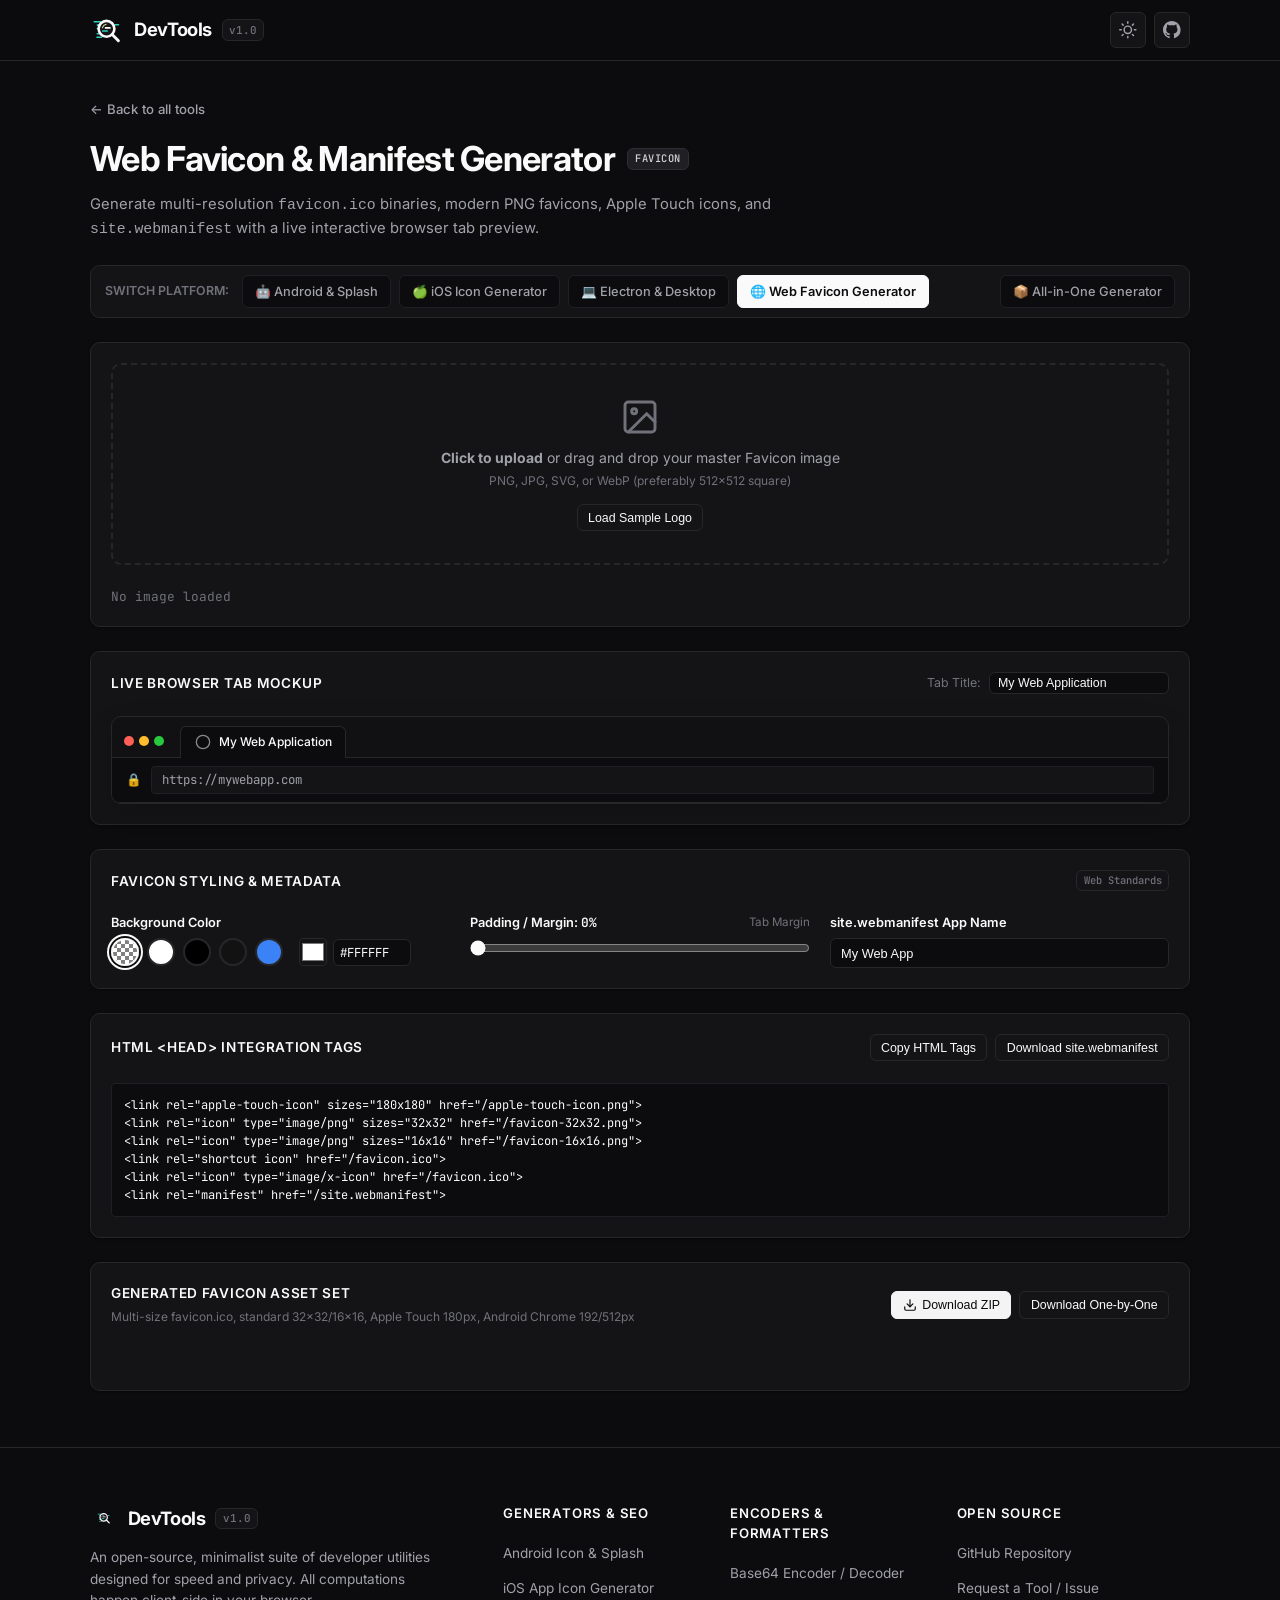
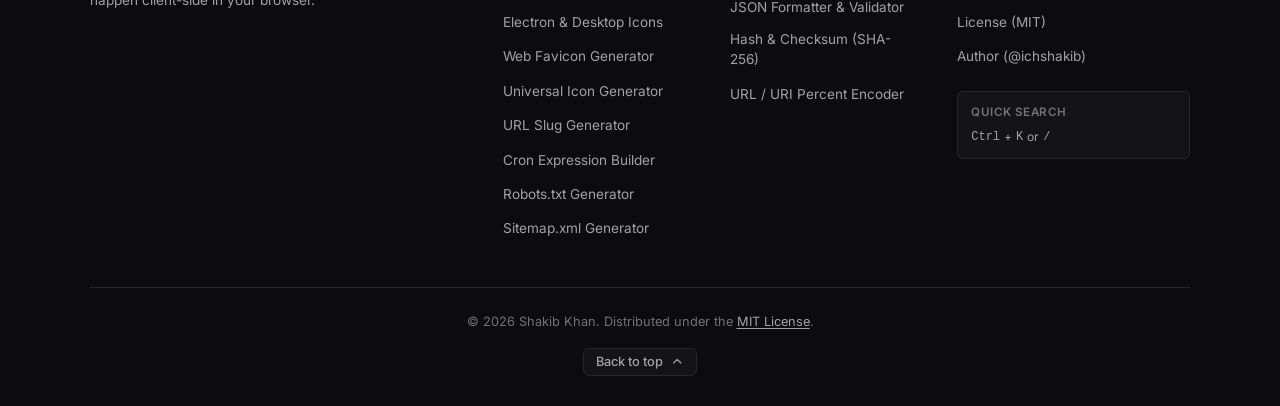
<file: tools/favicon-generator.html>
<!DOCTYPE html>
<html lang="en">
<head>
  <meta charset="UTF-8">
  <meta name="viewport" content="width=device-width, initial-scale=1.0">
  <title>Web Favicon & Manifest Generator - DevTools</title>
  <meta name="description" content="Generate multi-resolution favicon.ico binaries, PNG favicons, Apple Touch icons, and site.webmanifest with a live browser tab preview client-side.">
  <link rel="apple-touch-icon" sizes="180x180" href="../favicon_io/apple-touch-icon.png">
  <link rel="icon" type="image/png" sizes="32x32" href="../favicon_io/favicon-32x32.png">
  <link rel="icon" type="image/png" sizes="16x16" href="../favicon_io/favicon-16x16.png">
  <link rel="shortcut icon" href="../favicon_io/favicon.ico">
  <link rel="icon" type="image/x-icon" href="../favicon_io/favicon.ico">
  <link rel="manifest" href="../favicon_io/site.webmanifest">
  <link rel="preconnect" href="https://fonts.googleapis.com">
  <link rel="preconnect" href="https://fonts.gstatic.com" crossorigin>
  <link href="https://fonts.googleapis.com/css2?family=Inter:wght@400;500;600;700&family=JetBrains+Mono:wght@400;500&display=swap" rel="stylesheet">
  <link rel="stylesheet" href="../style.css">
  <script src="../components.js"></script>
  <style>
    .platform-nav-pills {
      display: flex;
      flex-wrap: wrap;
      gap: 0.5rem;
      margin-bottom: 1.5rem;
      padding: 0.6rem 0.85rem;
      background: var(--bg-secondary);
      border: 1px solid var(--border-color);
      border-radius: var(--radius-md);
      align-items: center;
    }
    .platform-nav-pill {
      display: inline-flex;
      align-items: center;
      gap: 0.4rem;
      padding: 0.35rem 0.75rem;
      font-size: 0.8rem;
      font-weight: 500;
      color: var(--text-secondary);
      background: var(--bg-primary);
      border: 1px solid var(--border-subtle);
      border-radius: var(--radius-sm);
      text-decoration: none;
      transition: all var(--transition-fast);
    }
    .platform-nav-pill:hover {
      border-color: var(--border-hover);
      color: var(--text-primary);
      transform: translateY(-1px);
    }
    .platform-nav-pill.active {
      background: var(--text-primary);
      color: var(--bg-primary);
      border-color: var(--text-primary);
      font-weight: 600;
    }
    .color-swatches {
      display: flex;
      align-items: center;
      gap: 0.5rem;
      flex-wrap: wrap;
    }
    .color-swatch-btn {
      width: 28px;
      height: 28px;
      border-radius: 50%;
      border: 2px solid var(--border-color);
      cursor: pointer;
      display: flex;
      align-items: center;
      justify-content: center;
      position: relative;
      transition: transform var(--transition-fast), border-color var(--transition-fast);
    }
    .color-swatch-btn:hover {
      transform: scale(1.15);
      border-color: var(--border-hover);
    }
    .color-swatch-btn.active {
      border-color: var(--text-primary);
      box-shadow: 0 0 0 2px var(--bg-primary), 0 0 0 4px var(--text-primary);
    }
    .color-swatch-btn.transparent {
      background: repeating-conic-gradient(#808080 0% 25%, #ffffff 0% 50%) 50% / 8px 8px;
    }

    /* Browser Mockup */
    .browser-mockup {
      background: var(--bg-secondary);
      border: 1px solid var(--border-color);
      border-radius: var(--radius-md);
      overflow: hidden;
      box-shadow: 0 8px 24px rgba(0,0,0,0.15);
    }
    .browser-tab-bar {
      display: flex;
      align-items: center;
      background: var(--bg-tertiary, rgba(0,0,0,0.15));
      padding: 0.5rem 0.75rem 0;
      gap: 0.5rem;
      border-bottom: 1px solid var(--border-color);
    }
    .browser-dots {
      display: flex;
      gap: 5px;
      margin-right: 0.5rem;
    }
    .browser-dot {
      width: 10px;
      height: 10px;
      border-radius: 50%;
      background: var(--border-hover);
    }
    .browser-tab {
      display: flex;
      align-items: center;
      gap: 0.5rem;
      background: var(--bg-primary);
      padding: 0.4rem 0.85rem;
      border-top-left-radius: 6px;
      border-top-right-radius: 6px;
      font-size: 0.75rem;
      color: var(--text-primary);
      border: 1px solid var(--border-color);
      border-bottom: none;
      max-width: 220px;
      position: relative;
      bottom: -1px;
    }
    .browser-tab-icon {
      width: 16px;
      height: 16px;
      object-fit: contain;
      flex-shrink: 0;
    }
    .browser-tab-title {
      white-space: nowrap;
      overflow: hidden;
      text-overflow: ellipsis;
      font-weight: 500;
    }
    .browser-address-bar {
      display: flex;
      align-items: center;
      padding: 0.5rem 0.85rem;
      background: var(--bg-primary);
      border-bottom: 1px solid var(--border-color);
      gap: 0.65rem;
      font-size: 0.775rem;
      color: var(--text-muted);
      font-family: var(--font-mono);
    }
    .address-url-box {
      flex: 1;
      background: var(--bg-secondary);
      padding: 0.25rem 0.65rem;
      border-radius: 4px;
      border: 1px solid var(--border-subtle);
      color: var(--text-secondary);
    }
  </style>
</head>
<body>
  <!-- Shared Header -->
  <header id="site-header" class="site-header"></header>

  <main class="main-content">
    <div class="container">
      <!-- Breadcrumb & Title -->
      <div class="tool-page-header">
        <a href="../index.html" class="back-link">&larr; Back to all tools</a>
        <div class="tool-page-title-row">
          <h1 class="tool-page-title">Web Favicon & Manifest Generator</h1>
          <span class="tool-badge">Favicon</span>
        </div>
        <p class="tool-page-desc">Generate multi-resolution <code>favicon.ico</code> binaries, modern PNG favicons, Apple Touch icons, and <code>site.webmanifest</code> with a live interactive browser tab preview.</p>
      </div>

      <!-- Quick Platform Switcher Navigation -->
      <div class="platform-nav-pills">
        <span style="font-size: 0.775rem; font-weight: 600; color: var(--text-muted); margin-right: 0.35rem;">SWITCH PLATFORM:</span>
        <a href="android-icon-generator.html" class="platform-nav-pill">
          <span>🤖 Android & Splash</span>
        </a>
        <a href="ios-icon-generator.html" class="platform-nav-pill">
          <span>🍏 iOS Icon Generator</span>
        </a>
        <a href="electron-icon-generator.html" class="platform-nav-pill">
          <span>💻 Electron & Desktop</span>
        </a>
        <a href="favicon-generator.html" class="platform-nav-pill active">
          <span>🌐 Web Favicon Generator</span>
        </a>
        <a href="app-icon-generator.html" class="platform-nav-pill" style="margin-left: auto;">
          <span>📦 All-in-One Generator</span>
        </a>
      </div>

      <!-- Master Image Dropzone -->
      <div class="tool-panel" style="margin-bottom: 1.5rem;">
        <input type="file" id="image-input" accept="image/*" style="display: none;">
        
        <div id="dropzone" class="dropzone">
          <div class="dropzone-icon">
            <svg viewBox="0 0 24 24" fill="none" stroke="currentColor" stroke-width="1.75" stroke-linecap="round" stroke-linejoin="round">
              <rect x="3" y="3" width="18" height="18" rx="2" ry="2"></rect>
              <circle cx="8.5" cy="8.5" r="1.5"></circle>
              <polyline points="21 15 16 10 5 21"></polyline>
            </svg>
          </div>
          <p class="dropzone-text"><strong>Click to upload</strong> or drag and drop your master Favicon image</p>
          <p class="dropzone-subtext">PNG, JPG, SVG, or WebP (preferably 512x512 square)</p>
          <div style="margin-top: 0.85rem;">
            <button id="btn-sample-logo" class="btn-sm">Load Sample Logo</button>
          </div>
        </div>

        <div id="master-info" style="display: flex; align-items: center; justify-content: space-between; font-size: 0.8rem; color: var(--text-muted); font-family: var(--font-mono); margin-top: 0.5rem;">
          <span id="file-name-label">No image loaded</span>
          <span id="file-res-label"></span>
        </div>
      </div>

      <!-- Live Interactive Browser Tab Mockup -->
      <div class="tool-panel" style="margin-bottom: 1.5rem;">
        <div class="panel-header">
          <span class="panel-title">Live Browser Tab Mockup</span>
          <div style="display: flex; align-items: center; gap: 0.5rem;">
            <label for="input-tab-title" style="font-size: 0.775rem; color: var(--text-muted);">Tab Title:</label>
            <input type="text" id="input-tab-title" value="My Web Application" style="padding: 0.2rem 0.5rem; font-size: 0.775rem; background: var(--bg-primary); border: 1px solid var(--border-color); border-radius: var(--radius-sm); color: var(--text-primary); width: 180px;">
          </div>
        </div>

        <div class="browser-mockup" style="margin-top: 0.5rem;">
          <div class="browser-tab-bar">
            <div class="browser-dots">
              <div class="browser-dot" style="background: #ff5f56;"></div>
              <div class="browser-dot" style="background: #ffbd2e;"></div>
              <div class="browser-dot" style="background: #27c93f;"></div>
            </div>
            <div class="browser-tab">
              <img id="mockup-tab-icon" class="browser-tab-icon" src="data:image/svg+xml,<svg xmlns='http://www.w3.org/2000/svg' viewBox='0 0 24 24' fill='none' stroke='%23888' stroke-width='2'><circle cx='12' cy='12' r='10'/></svg>" alt="Favicon">
              <span id="mockup-tab-title" class="browser-tab-title">My Web Application</span>
            </div>
          </div>
          <div class="browser-address-bar">
            <span>🔒</span>
            <div class="address-url-box">https://mywebapp.com</div>
          </div>
        </div>
      </div>

      <!-- Favicon Customization Controls -->
      <div class="tool-panel" style="margin-bottom: 1.5rem;">
        <div class="panel-header">
          <span class="panel-title">Favicon Styling & Metadata</span>
          <span class="brand-badge" style="font-size: 0.65rem;">Web Standards</span>
        </div>

        <div style="display: grid; grid-template-columns: repeat(auto-fit, minmax(280px, 1fr)); gap: 1.25rem; margin-top: 0.5rem;">
          <!-- Background Color -->
          <div>
            <label style="display: block; font-size: 0.8rem; font-weight: 600; color: var(--text-primary); margin-bottom: 0.4rem;">
              Background Color
            </label>
            <div class="color-swatches" id="color-swatches">
              <button class="color-swatch-btn transparent active" data-color="transparent" title="Transparent Background"></button>
              <button class="color-swatch-btn" data-color="#ffffff" style="background: #ffffff;" title="Solid White"></button>
              <button class="color-swatch-btn" data-color="#000000" style="background: #000000;" title="Solid Black"></button>
              <button class="color-swatch-btn" data-color="#121212" style="background: #121212;" title="Dark Charcoal"></button>
              <button class="color-swatch-btn" data-color="#3b82f6" style="background: #3b82f6;" title="Vibrant Blue"></button>
              
              <div style="display: flex; align-items: center; gap: 0.35rem; margin-left: 0.5rem;">
                <input type="color" id="bg-picker" value="#ffffff" style="width: 28px; height: 28px; padding: 0; border: 1px solid var(--border-color); border-radius: 4px; cursor: pointer; background: none;">
                <input type="text" id="bg-hex" value="#FFFFFF" maxlength="7" style="width: 78px; font-family: var(--font-mono); font-size: 0.775rem; padding: 0.25rem 0.4rem; background: var(--bg-primary); border: 1px solid var(--border-color); border-radius: var(--radius-sm); color: var(--text-primary);">
              </div>
            </div>
          </div>

          <!-- Padding Slider -->
          <div>
            <div style="display: flex; justify-content: space-between; align-items: center; margin-bottom: 0.4rem;">
              <label for="padding-slider" style="font-size: 0.8rem; font-weight: 600; color: var(--text-primary);">
                Padding / Margin: <span id="padding-val" style="font-family: var(--font-mono);">0%</span>
              </label>
              <span style="font-size: 0.725rem; color: var(--text-muted);">Tab Margin</span>
            </div>
            <input type="range" id="padding-slider" min="0" max="30" value="0" style="width: 100%; accent-color: var(--text-primary); cursor: pointer;">
          </div>

          <!-- PWA Manifest App Name -->
          <div>
            <label for="manifest-name-input" style="display: block; font-size: 0.8rem; font-weight: 600; color: var(--text-primary); margin-bottom: 0.4rem;">
              site.webmanifest App Name
            </label>
            <input type="text" id="manifest-name-input" value="My Web App" style="width: 100%; padding: 0.4rem 0.65rem; font-size: 0.8rem; background: var(--bg-primary); border: 1px solid var(--border-color); border-radius: var(--radius-sm); color: var(--text-primary);">
          </div>
        </div>
      </div>

      <!-- HTML Head Snippet & Webmanifest Export -->
      <div class="tool-panel" style="margin-bottom: 1.5rem;">
        <div class="panel-header">
          <span class="panel-title">HTML &lt;head&gt; Integration Tags</span>
          <div style="display: flex; gap: 0.5rem;">
            <button id="btn-copy-html" class="btn-sm">Copy HTML Tags</button>
            <button id="btn-download-manifest" class="btn-sm">Download site.webmanifest</button>
          </div>
        </div>

        <pre id="code-html-tags" style="background: var(--bg-primary); padding: 0.75rem; border-radius: 4px; border: 1px solid var(--border-subtle); font-family: var(--font-mono); font-size: 0.75rem; color: var(--text-primary); overflow-x: auto; margin-top: 0.5rem;"></pre>
      </div>

      <!-- Generated Favicon Assets Grid -->
      <div class="tool-panel" style="margin-bottom: 3.5rem;">
        <div style="display: flex; justify-content: space-between; align-items: center; flex-wrap: wrap; gap: 0.75rem; margin-bottom: 0.85rem;">
          <div>
            <span class="panel-title" style="display: block;">Generated Favicon Asset Set</span>
            <span style="font-size: 0.75rem; color: var(--text-muted);">Multi-size favicon.ico, standard 32x32/16x16, Apple Touch 180px, Android Chrome 192/512px</span>
          </div>
          <div style="display: flex; align-items: center; gap: 0.5rem; flex-wrap: wrap;">
            <button id="btn-download-zip" class="btn-sm btn-primary">
              <svg viewBox="0 0 24 24" fill="none" stroke="currentColor" stroke-width="2" stroke-linecap="round" stroke-linejoin="round" style="width: 14px; height: 14px;">
                <path d="M21 15v4a2 2 0 0 1-2 2H5a2 2 0 0 1-2-2v-4"></path>
                <polyline points="7 10 12 15 17 10"></polyline>
                <line x1="12" y1="15" x2="12" y2="3"></line>
              </svg>
              <span>Download ZIP</span>
            </button>
            <button id="btn-download-all" class="btn-sm" title="Download each icon file one-by-one">Download One-by-One</button>
          </div>
        </div>

        <div id="icon-grid" class="icon-preview-grid">
          <!-- Populated via JavaScript -->
        </div>
      </div>
    </div>
  </main>

  <!-- Shared Footer -->
  <footer id="site-footer" class="site-footer"></footer>

  <script src="common.js"></script>
  <script>
    const FAVICON_SPECS = [
      { name: 'Apple Touch Icon', size: 180, filename: 'apple-touch-icon.png' },
      { name: 'Android Chrome 512', size: 512, filename: 'android-chrome-512x512.png' },
      { name: 'Android Chrome 192', size: 192, filename: 'android-chrome-192x192.png' },
      { name: 'Favicon 48', size: 48, filename: 'favicon-48x48.png' },
      { name: 'Favicon 32', size: 32, filename: 'favicon-32x32.png' },
      { name: 'Favicon 16', size: 16, filename: 'favicon-16x16.png' }
    ];

    let sourceImage = null;
    let bgColor = 'transparent';
    let iconPadding = 0; // percent
    const generatedBlobs = new Map();

    const dropzone = document.getElementById('dropzone');
    const imageInput = document.getElementById('image-input');
    const fileNameLabel = document.getElementById('file-name-label');
    const fileResLabel = document.getElementById('file-res-label');
    const iconGrid = document.getElementById('icon-grid');

    const colorSwatches = document.getElementById('color-swatches');
    const bgPicker = document.getElementById('bg-picker');
    const bgHex = document.getElementById('bg-hex');
    const paddingSlider = document.getElementById('padding-slider');
    const paddingVal = document.getElementById('padding-val');
    const manifestNameInput = document.getElementById('manifest-name-input');
    const inputTabTitle = document.getElementById('input-tab-title');
    const mockupTabTitle = document.getElementById('mockup-tab-title');
    const mockupTabIcon = document.getElementById('mockup-tab-icon');
    const codeHtmlTags = document.getElementById('code-html-tags');

    // Tab Title Sync
    inputTabTitle.addEventListener('input', () => {
      mockupTabTitle.textContent = inputTabTitle.value || 'My Web Application';
    });

    // File Handling
    dropzone.addEventListener('click', () => imageInput.click());

    dropzone.addEventListener('dragover', (e) => {
      e.preventDefault();
      dropzone.classList.add('dragover');
    });

    dropzone.addEventListener('dragleave', () => dropzone.classList.remove('dragover'));

    dropzone.addEventListener('drop', (e) => {
      e.preventDefault();
      dropzone.classList.remove('dragover');
      if (e.dataTransfer.files && e.dataTransfer.files[0]) {
        processFile(e.dataTransfer.files[0]);
      }
    });

    imageInput.addEventListener('change', (e) => {
      if (e.target.files && e.target.files[0]) {
        processFile(e.target.files[0]);
      }
    });

    function processFile(file) {
      if (!file.type.startsWith('image/')) {
        showToast('Invalid file', 'Please upload a valid image file (PNG, JPG, SVG, WebP).');
        return;
      }

      fileNameLabel.textContent = file.name;
      const reader = new FileReader();
      reader.onload = (ev) => {
        const img = new Image();
        img.onload = () => {
          sourceImage = img;
          fileResLabel.textContent = `${img.naturalWidth} × ${img.naturalHeight} px`;
          renderFavicons();
          showToast('Image Loaded', 'Master favicon image ready.');
        };
        img.src = ev.target.result;
      };
      reader.readAsDataURL(file);
    }

    // Sample logo loader
    document.getElementById('btn-sample-logo').addEventListener('click', (e) => {
      e.stopPropagation();
      const canvas = document.createElement('canvas');
      canvas.width = 512;
      canvas.height = 512;
      const ctx = canvas.getContext('2d');

      // Modern Web Favicon Hexagon Logo
      ctx.fillStyle = '#0f172a';
      ctx.beginPath();
      ctx.arc(256, 256, 240, 0, Math.PI * 2);
      ctx.fill();

      // Cyan / Blue Accent
      const grad = ctx.createLinearGradient(120, 120, 390, 390);
      grad.addColorStop(0, '#00f2fe');
      grad.addColorStop(1, '#4facfe');
      ctx.strokeStyle = grad;
      ctx.lineWidth = 26;
      ctx.lineCap = 'round';
      ctx.lineJoin = 'round';

      ctx.beginPath();
      ctx.moveTo(170, 200);
      ctx.lineTo(110, 256);
      ctx.lineTo(170, 312);
      ctx.stroke();

      ctx.beginPath();
      ctx.moveTo(342, 200);
      ctx.lineTo(402, 256);
      ctx.lineTo(342, 312);
      ctx.stroke();

      ctx.beginPath();
      ctx.moveTo(280, 160);
      ctx.lineTo(232, 352);
      ctx.stroke();

      const img = new Image();
      img.onload = () => {
        sourceImage = img;
        fileNameLabel.textContent = 'sample-web-logo.png';
        fileResLabel.textContent = '512 × 512 px';
        renderFavicons();
        showToast('Sample Loaded', 'Demo web favicon logo ready.');
      };
      img.src = canvas.toDataURL('image/png');
    });

    // Color Swatches
    colorSwatches.querySelectorAll('.color-swatch-btn').forEach(btn => {
      btn.addEventListener('click', () => {
        colorSwatches.querySelectorAll('.color-swatch-btn').forEach(b => b.classList.remove('active'));
        btn.classList.add('active');
        bgColor = btn.dataset.color;
        if (bgColor !== 'transparent') {
          bgPicker.value = bgColor;
          bgHex.value = bgColor.toUpperCase();
        }
        renderFavicons();
      });
    });

    bgPicker.addEventListener('input', (e) => {
      bgColor = e.target.value;
      bgHex.value = bgColor.toUpperCase();
      colorSwatches.querySelectorAll('.color-swatch-btn').forEach(b => b.classList.remove('active'));
      renderFavicons();
    });

    bgHex.addEventListener('change', (e) => {
      let val = e.target.value.trim();
      if (!val.startsWith('#')) val = '#' + val;
      if (/^#[0-9A-Fa-f]{6}$/.test(val)) {
        bgColor = val;
        bgPicker.value = val;
        colorSwatches.querySelectorAll('.color-swatch-btn').forEach(b => b.classList.remove('active'));
        renderFavicons();
      }
    });

    // Padding Slider
    paddingSlider.addEventListener('input', (e) => {
      iconPadding = parseInt(e.target.value, 10);
      paddingVal.textContent = `${iconPadding}%`;
      renderFavicons();
    });

    // Multi-Size Favicon ICO Binary Generator
    function createIcoFromPngBuffers(pngBuffers) {
      const count = pngBuffers.length;
      const headerSize = 6;
      const dirEntrySize = 16;
      const dirSize = count * dirEntrySize;
      let offset = headerSize + dirSize;
      let totalSize = offset;
      for (const item of pngBuffers) totalSize += item.buffer.byteLength;

      const out = new Uint8Array(totalSize);
      const view = new DataView(out.buffer);

      view.setUint16(0, 0, true);
      view.setUint16(2, 1, true);
      view.setUint16(4, count, true);

      let entryOffset = headerSize;
      let dataOffset = offset;

      for (let i = 0; i < count; i++) {
        const item = pngBuffers[i];
        const width = item.width >= 256 ? 0 : item.width;
        const height = item.height >= 256 ? 0 : item.height;
        const size = item.buffer.byteLength;

        out[entryOffset + 0] = width;
        out[entryOffset + 1] = height;
        out[entryOffset + 2] = 0;
        out[entryOffset + 3] = 0;
        view.setUint16(entryOffset + 4, 1, true);
        view.setUint16(entryOffset + 6, 32, true);
        view.setUint32(entryOffset + 8, size, true);
        view.setUint32(entryOffset + 12, dataOffset, true);

        out.set(new Uint8Array(item.buffer), dataOffset);
        entryOffset += dirEntrySize;
        dataOffset += size;
      }

      return new Blob([out], { type: 'image/x-icon' });
    }

    async function generateFaviconIcoBlob() {
      if (!sourceImage) return null;
      const icoSizes = [16, 32, 48];
      const pngBuffers = [];

      for (const size of icoSizes) {
        const canvas = document.createElement('canvas');
        canvas.width = size;
        canvas.height = size;
        const ctx = canvas.getContext('2d');
        ctx.imageSmoothingQuality = 'high';

        if (bgColor !== 'transparent') {
          ctx.fillStyle = bgColor;
          ctx.fillRect(0, 0, size, size);
        }

        const padFactor = iconPadding / 100;
        const pad = size * padFactor;
        const drawSize = size - (pad * 2);
        ctx.drawImage(sourceImage, pad, pad, drawSize, drawSize);

        const blob = await new Promise(resolve => canvas.toBlob(resolve, 'image/png'));
        const buffer = await blob.arrayBuffer();
        pngBuffers.push({ width: size, height: size, buffer });
      }

      return createIcoFromPngBuffers(pngBuffers);
    }

    // Render Favicons
    function renderFavicons() {
      if (!sourceImage) return;

      iconGrid.innerHTML = '';
      generatedBlobs.clear();

      // 1. Favicon.ico card
      const icoCard = document.createElement('div');
      icoCard.className = 'icon-preview-card';
      icoCard.style.borderColor = 'var(--border-hover)';
      icoCard.innerHTML = `
        <div class="icon-img-wrap" style="position: relative;">
          <canvas id="ico-preview-canvas" width="48" height="48" style="width: 100%; height: 100%;"></canvas>
          <span style="position: absolute; bottom: 3px; right: 3px; font-size: 0.6rem; background: var(--bg-primary); color: var(--text-primary); padding: 0.05rem 0.25rem; border-radius: 3px; font-family: var(--font-mono); border: 1px solid var(--border-color); line-height: 1;">.ICO</span>
        </div>
        <span class="icon-label">favicon.ico</span>
        <span class="icon-size-badge">Multi (16-48px)</span>
        <button class="btn-sm btn-primary" style="margin-top: 0.25rem; width: 100%; justify-content: center;">Download .ICO</button>
      `;

      const pCanvas = icoCard.querySelector('#ico-preview-canvas');
      const pCtx = pCanvas.getContext('2d');
      pCtx.imageSmoothingQuality = 'high';
      if (bgColor !== 'transparent') {
        pCtx.fillStyle = bgColor;
        pCtx.fillRect(0, 0, 48, 48);
      }
      const pad = 48 * (iconPadding / 100);
      pCtx.drawImage(sourceImage, pad, pad, 48 - pad * 2, 48 - pad * 2);

      icoCard.querySelector('button').addEventListener('click', async () => {
        let blob = generatedBlobs.get('favicon.ico');
        if (!blob) {
          showToast('Generating', 'Compiling favicon.ico binary...');
          blob = await generateFaviconIcoBlob();
          if (blob) generatedBlobs.set('favicon.ico', blob);
        }
        if (blob) {
          const a = document.createElement('a');
          a.href = URL.createObjectURL(blob);
          a.download = 'favicon.ico';
          a.click();
          showToast('Saved', 'Downloaded favicon.ico');
        }
      });

      iconGrid.appendChild(icoCard);

      // Pre-compile favicon.ico in background
      generateFaviconIcoBlob().then(blob => {
        if (blob) generatedBlobs.set('favicon.ico', blob);
      });

      // Update Live Browser Mockup Tab Icon (use 32x32 canvas)
      const tabCanvas = document.createElement('canvas');
      tabCanvas.width = 32;
      tabCanvas.height = 32;
      const tabCtx = tabCanvas.getContext('2d');
      tabCtx.imageSmoothingQuality = 'high';
      if (bgColor !== 'transparent') {
        tabCtx.fillStyle = bgColor;
        tabCtx.fillRect(0, 0, 32, 32);
      }
      const tPad = 32 * (iconPadding / 100);
      tabCtx.drawImage(sourceImage, tPad, tPad, 32 - tPad * 2, 32 - tPad * 2);
      mockupTabIcon.src = tabCanvas.toDataURL('image/png');

      // 2. Render standard PNG favicons
      FAVICON_SPECS.forEach(spec => {
        const canvas = document.createElement('canvas');
        canvas.width = spec.size;
        canvas.height = spec.size;
        const ctx = canvas.getContext('2d');
        ctx.imageSmoothingQuality = 'high';

        if (bgColor !== 'transparent') {
          ctx.fillStyle = bgColor;
          ctx.fillRect(0, 0, spec.size, spec.size);
        }

        const padFactor = iconPadding / 100;
        const p = spec.size * padFactor;
        const drawSize = spec.size - (p * 2);
        ctx.drawImage(sourceImage, p, p, drawSize, drawSize);

        canvas.toBlob((blob) => {
          if (!blob) return;
          generatedBlobs.set(spec.filename, blob);

          const card = document.createElement('div');
          card.className = 'icon-preview-card';
          card.innerHTML = `
            <div class="icon-img-wrap">
              <img src="${URL.createObjectURL(blob)}" alt="${spec.name}">
            </div>
            <span class="icon-label" title="${spec.filename}">${spec.name}</span>
            <span class="icon-size-badge">${spec.size}x${spec.size}</span>
            <button class="btn-sm" style="margin-top: 0.25rem; width: 100%; justify-content: center;">Download</button>
          `;

          card.querySelector('button').addEventListener('click', () => {
            const a = document.createElement('a');
            a.href = URL.createObjectURL(blob);
            a.download = spec.filename;
            a.click();
            showToast('Saved', `Downloaded ${spec.filename}`);
          });

          iconGrid.appendChild(card);
        }, 'image/png');
      });

      updateHtmlTags();
    }

    // HTML Snippet
    function getHtmlTags() {
      return `<link rel="apple-touch-icon" sizes="180x180" href="/apple-touch-icon.png">
<link rel="icon" type="image/png" sizes="32x32" href="/favicon-32x32.png">
<link rel="icon" type="image/png" sizes="16x16" href="/favicon-16x16.png">
<link rel="shortcut icon" href="/favicon.ico">
<link rel="icon" type="image/x-icon" href="/favicon.ico">
<link rel="manifest" href="/site.webmanifest">`;
    }

    function updateHtmlTags() {
      codeHtmlTags.textContent = getHtmlTags();
    }

    document.getElementById('btn-copy-html').addEventListener('click', () => {
      copyToClipboard(getHtmlTags(), 'HTML Favicon Tags');
    });

    // site.webmanifest
    function getManifestJson() {
      const appName = manifestNameInput.value || 'My Web App';
      return JSON.stringify({
        name: appName,
        short_name: appName,
        icons: [
          {
            src: "/android-chrome-192x192.png",
            sizes: "192x192",
            type: "image/png"
          },
          {
            src: "/android-chrome-512x512.png",
            sizes: "512x512",
            type: "image/png"
          }
        ],
        theme_color: bgColor !== 'transparent' ? bgColor : '#ffffff',
        background_color: bgColor !== 'transparent' ? bgColor : '#ffffff',
        display: "standalone"
      }, null, 2);
    }

    document.getElementById('btn-download-manifest').addEventListener('click', () => {
      downloadTextFile('site.webmanifest', getManifestJson(), 'application/manifest+json');
    });

    // Download ZIP Bundle
    document.getElementById('btn-download-zip').addEventListener('click', async () => {
      if (generatedBlobs.size === 0 && !sourceImage) {
        showToast('No icons', 'Please upload or load an image first.');
        return;
      }

      if (!generatedBlobs.has('favicon.ico')) {
        const icoBlob = await generateFaviconIcoBlob();
        if (icoBlob) generatedBlobs.set('favicon.ico', icoBlob);
      }

      const files = [];

      // Add all generated icon images
      generatedBlobs.forEach((blob, filename) => {
        files.push({ name: filename, data: blob });
      });

      // Add site.webmanifest
      files.push({ name: 'site.webmanifest', data: getManifestJson() });

      // Add README.txt instructions with copyable HTML tags
      files.push({
        name: 'README.txt',
        data: `Favicon Package generated with DevTools (https://github.com/ichshakib/devtools)
================================================================================

1. Copy all icon files and site.webmanifest into your website root directory.
2. Add the following HTML tags inside the <head> section of your HTML pages:

${getHtmlTags()}
`
      });

      await downloadZip('favicon_package.zip', files);
    });

    // Batch download all one-by-one
    document.getElementById('btn-download-all').addEventListener('click', async () => {
      if (generatedBlobs.size === 0 && !sourceImage) {
        showToast('No icons', 'Please upload or load an image first.');
        return;
      }

      if (!generatedBlobs.has('favicon.ico')) {
        const icoBlob = await generateFaviconIcoBlob();
        if (icoBlob) generatedBlobs.set('favicon.ico', icoBlob);
      }

      let count = 0;
      generatedBlobs.forEach((blob, filename) => {
        setTimeout(() => {
          const a = document.createElement('a');
          a.href = URL.createObjectURL(blob);
          a.download = filename;
          document.body.appendChild(a);
          a.click();
          document.body.removeChild(a);
        }, count * 180);
        count++;
      });

      // Also trigger manifest download
      setTimeout(() => {
        downloadTextFile('site.webmanifest', getManifestJson(), 'application/manifest+json');
      }, count * 180);

      showToast('Downloading Favicons', `Exporting ${count} favicon assets + site.webmanifest.`);
    });

    updateHtmlTags();
  </script>
</body>
</html>
</file>
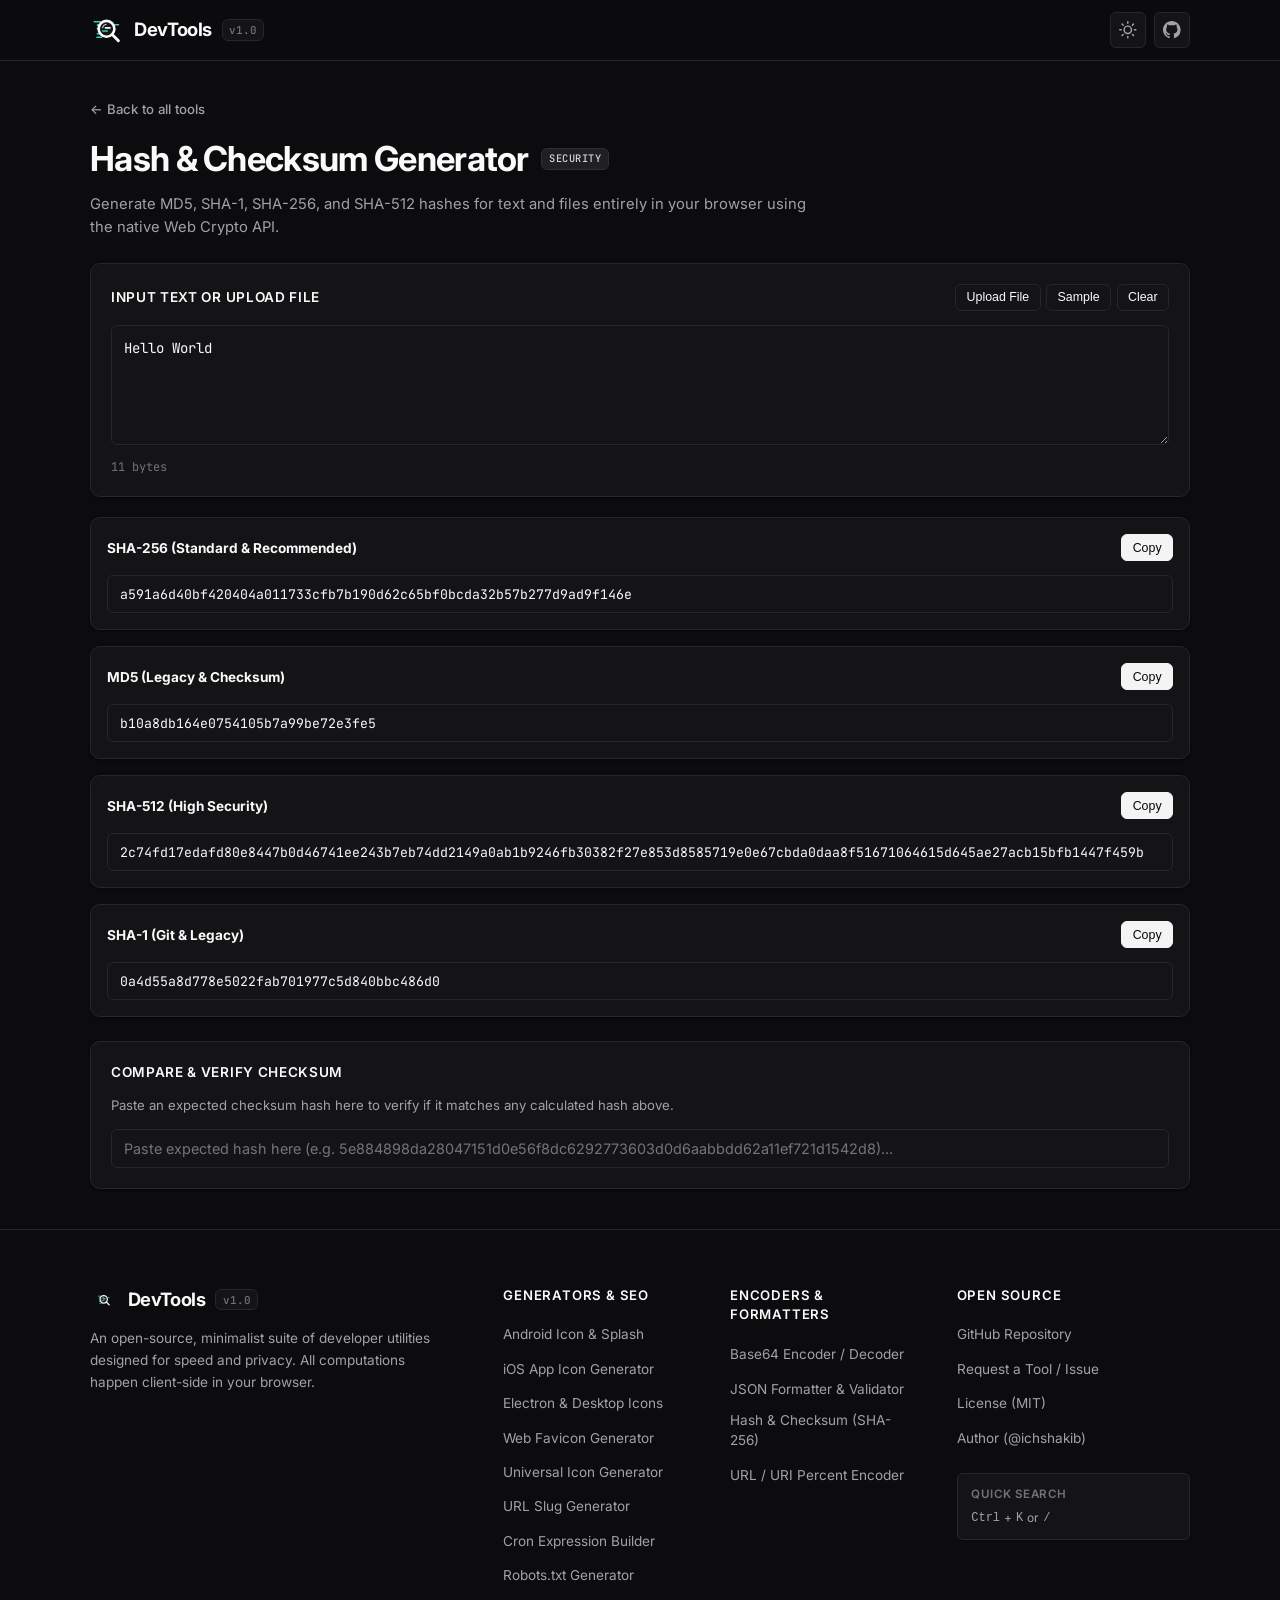
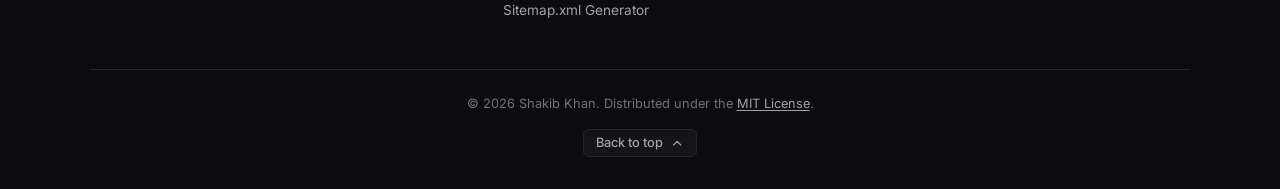
<file: tools/hash-generator.html>
<!DOCTYPE html>
<html lang="en">
<head>
  <meta charset="UTF-8">
  <meta name="viewport" content="width=device-width, initial-scale=1.0">
  <title>Hash & Checksum Generator - DevTools</title>
  <meta name="description" content="Generate client-side MD5, SHA-1, SHA-256, and SHA-512 cryptographic hashes and file checksums with instant hash comparator.">
  <link rel="apple-touch-icon" sizes="180x180" href="../favicon_io/apple-touch-icon.png">
  <link rel="icon" type="image/png" sizes="32x32" href="../favicon_io/favicon-32x32.png">
  <link rel="icon" type="image/png" sizes="16x16" href="../favicon_io/favicon-16x16.png">
  <link rel="shortcut icon" href="../favicon_io/favicon.ico">
  <link rel="icon" type="image/x-icon" href="../favicon_io/favicon.ico">
  <link rel="manifest" href="../favicon_io/site.webmanifest">
  <link rel="preconnect" href="https://fonts.googleapis.com">
  <link rel="preconnect" href="https://fonts.gstatic.com" crossorigin>
  <link href="https://fonts.googleapis.com/css2?family=Inter:wght@400;500;600;700&family=JetBrains+Mono:wght@400;500&display=swap" rel="stylesheet">
  <link rel="stylesheet" href="../style.css">
  <script src="../components.js"></script>
</head>
<body>
  <!-- Main Navigation (Hydrated by components.js) -->
  <header id="site-header" class="site-header"></header>

  <main class="main-content">
    <div class="container">
      <div class="tool-page-header">
        <a href="../index.html" class="back-link">&larr; Back to all tools</a>
        <div class="tool-page-title-row">
          <h1 class="tool-page-title">Hash & Checksum Generator</h1>
          <span class="tool-badge">Security</span>
        </div>
        <p class="tool-page-desc">Generate MD5, SHA-1, SHA-256, and SHA-512 hashes for text and files entirely in your browser using the native Web Crypto API.</p>
      </div>

      <!-- Input Panel -->
      <div class="tool-panel" style="margin-bottom: 1.25rem;">
        <div class="panel-header">
          <span class="panel-title">Input Text or Upload File</span>
          <div class="panel-actions">
            <input type="file" id="file-input" style="display: none;">
            <button id="btn-upload" class="btn-sm">Upload File</button>
            <button id="btn-sample" class="btn-sm">Sample</button>
            <button id="btn-clear" class="btn-sm">Clear</button>
          </div>
        </div>
        <textarea id="input-text" class="tool-textarea" style="min-height: 120px;" placeholder="Type text or drop a file to calculate hashes..." spellcheck="false"></textarea>
        <div class="panel-footer">
          <span id="input-stats">0 characters</span>
          <span id="file-status"></span>
        </div>
      </div>

      <!-- Hash Results List -->
      <div style="display: flex; flex-direction: column; gap: 1rem; margin-bottom: 1.5rem;">
        <!-- SHA-256 -->
        <div class="tool-panel" style="padding: 1rem;">
          <div class="panel-header">
            <span style="font-size: 0.85rem; font-weight: 700; color: var(--text-primary);">SHA-256 (Standard & Recommended)</span>
            <button class="btn-sm btn-primary" onclick="copyToClipboard(document.getElementById('hash-sha256').value, 'SHA-256')">Copy</button>
          </div>
          <input type="text" id="hash-sha256" class="tool-input" style="font-family: var(--font-mono); font-size: 0.825rem;" readonly spellcheck="false">
        </div>

        <!-- MD5 -->
        <div class="tool-panel" style="padding: 1rem;">
          <div class="panel-header">
            <span style="font-size: 0.85rem; font-weight: 700; color: var(--text-primary);">MD5 (Legacy & Checksum)</span>
            <button class="btn-sm btn-primary" onclick="copyToClipboard(document.getElementById('hash-md5').value, 'MD5')">Copy</button>
          </div>
          <input type="text" id="hash-md5" class="tool-input" style="font-family: var(--font-mono); font-size: 0.825rem;" readonly spellcheck="false">
        </div>

        <!-- SHA-512 -->
        <div class="tool-panel" style="padding: 1rem;">
          <div class="panel-header">
            <span style="font-size: 0.85rem; font-weight: 700; color: var(--text-primary);">SHA-512 (High Security)</span>
            <button class="btn-sm btn-primary" onclick="copyToClipboard(document.getElementById('hash-sha512').value, 'SHA-512')">Copy</button>
          </div>
          <input type="text" id="hash-sha512" class="tool-input" style="font-family: var(--font-mono); font-size: 0.825rem;" readonly spellcheck="false">
        </div>

        <!-- SHA-1 -->
        <div class="tool-panel" style="padding: 1rem;">
          <div class="panel-header">
            <span style="font-size: 0.85rem; font-weight: 700; color: var(--text-primary);">SHA-1 (Git & Legacy)</span>
            <button class="btn-sm btn-primary" onclick="copyToClipboard(document.getElementById('hash-sha1').value, 'SHA-1')">Copy</button>
          </div>
          <input type="text" id="hash-sha1" class="tool-input" style="font-family: var(--font-mono); font-size: 0.825rem;" readonly spellcheck="false">
        </div>
      </div>

      <!-- Compare Checksum Section -->
      <div class="tool-panel" style="margin-bottom: 2.5rem;">
        <span class="panel-title">Compare & Verify Checksum</span>
        <p style="font-size: 0.825rem; color: var(--text-secondary);">Paste an expected checksum hash here to verify if it matches any calculated hash above.</p>
        <input type="text" id="compare-input" class="tool-input" placeholder="Paste expected hash here (e.g. 5e884898da28047151d0e56f8dc6292773603d0d6aabbdd62a11ef721d1542d8)..." spellcheck="false">
        <div id="compare-result" style="padding: 0.5rem 0.75rem; border-radius: var(--radius-sm); font-size: 0.825rem; font-family: var(--font-mono); display: none;"></div>
      </div>
    </div>
  </main>

  <!-- Detailed Footer (Hydrated by components.js) -->
  <footer id="site-footer" class="site-footer"></footer>

  <script src="common.js"></script>
  <script>
    // Lightweight, dependency-free MD5 implementation
    function md5(string) {
      function md5cycle(x, k) {
        var a = x[0], b = x[1], c = x[2], d = x[3];
        a = ff(a, b, c, d, k[0], 7, -680876936);
        d = ff(d, a, b, c, k[1], 12, -389564586);
        c = ff(c, d, a, b, k[2], 17, 606105819);
        b = ff(b, c, d, a, k[3], 22, -1044525330);
        a = ff(a, b, c, d, k[4], 7, -176418897);
        d = ff(d, a, b, c, k[5], 12, 1200080426);
        c = ff(c, d, a, b, k[6], 17, -1473231341);
        b = ff(b, c, d, a, k[7], 22, -45705983);
        a = ff(a, b, c, d, k[8], 7, 1770035416);
        d = ff(d, a, b, c, k[9], 12, -1958414417);
        c = ff(c, d, a, b, k[10], 17, -42063);
        b = ff(b, c, d, a, k[11], 22, -1990404162);
        a = ff(a, b, c, d, k[12], 7, 1804603682);
        d = ff(d, a, b, c, k[13], 12, -40341101);
        c = ff(c, d, a, b, k[14], 17, -1502002290);
        b = ff(b, c, d, a, k[15], 22, 1236535329);
        a = gg(a, b, c, d, k[1], 5, -165796510);
        d = gg(d, a, b, c, k[6], 9, -1069501632);
        c = gg(c, d, a, b, k[11], 14, 643717713);
        b = gg(b, c, d, a, k[0], 20, -373897302);
        a = gg(a, b, c, d, k[5], 5, -701558691);
        d = gg(d, a, b, c, k[10], 9, 38016083);
        c = gg(c, d, a, b, k[15], 14, -660478335);
        b = gg(b, c, d, a, k[4], 20, -405537848);
        a = gg(a, b, c, d, k[9], 5, 568446438);
        d = gg(d, a, b, c, k[14], 9, -1019803690);
        c = gg(c, d, a, b, k[3], 14, -187363961);
        b = gg(b, c, d, a, k[8], 20, 1163531501);
        a = gg(a, b, c, d, k[13], 5, -1444681467);
        d = gg(d, a, b, c, k[2], 9, -51403784);
        c = gg(c, d, a, b, k[7], 14, 1735328473);
        b = gg(b, c, d, a, k[12], 20, -1926607734);
        a = hh(a, b, c, d, k[5], 4, -378558);
        d = hh(d, a, b, c, k[8], 11, -2022574463);
        c = hh(c, d, a, b, k[11], 16, 1839030562);
        b = hh(b, c, d, a, k[14], 23, -35309556);
        a = hh(a, b, c, d, k[1], 4, -1530992060);
        d = hh(d, a, b, c, k[4], 11, 1272893353);
        c = hh(c, d, a, b, k[7], 16, -155497632);
        b = hh(b, c, d, a, k[10], 23, -1094730640);
        a = hh(a, b, c, d, k[13], 4, 681279174);
        d = hh(d, a, b, c, k[0], 11, -358537222);
        c = hh(c, d, a, b, k[3], 16, -722521979);
        b = hh(b, c, d, a, k[6], 23, 76029189);
        a = hh(a, b, c, d, k[9], 4, -640364487);
        d = hh(d, a, b, c, k[12], 11, -421815835);
        c = hh(c, d, a, b, k[15], 16, 530742520);
        b = hh(b, c, d, a, k[2], 23, -995338651);
        a = ii(a, b, c, d, k[0], 6, -198630844);
        d = ii(d, a, b, c, k[7], 10, 1126891415);
        c = ii(c, d, a, b, k[14], 15, -1416354905);
        b = ii(b, c, d, a, k[5], 21, -57434055);
        a = ii(a, b, c, d, k[12], 6, 1700485571);
        d = ii(d, a, b, c, k[3], 10, -1894986606);
        c = ii(c, d, a, b, k[10], 15, -1051523);
        b = ii(b, c, d, a, k[1], 21, -2054922799);
        a = ii(a, b, c, d, k[8], 6, 1873313359);
        d = ii(d, a, b, c, k[15], 10, -30611744);
        c = ii(c, d, a, b, k[6], 15, -1560198380);
        b = ii(b, c, d, a, k[13], 21, 1309151649);
        a = ii(a, b, c, d, k[4], 6, -145523070);
        d = ii(d, a, b, c, k[11], 10, -1120210379);
        c = ii(c, d, a, b, k[2], 15, 718787259);
        b = ii(b, c, d, a, k[9], 21, -343485551);
        x[0] = add32(a, x[0]);
        x[1] = add32(b, x[1]);
        x[2] = add32(c, x[2]);
        x[3] = add32(d, x[3]);
      }
      function cmn(q, a, b, x, s, t) {
        a = add32(add32(a, q), add32(x, t));
        return add32((a << s) | (a >>> (32 - s)), b);
      }
      function ff(a, b, c, d, x, s, t) { return cmn((b & c) | ((~b) & d), a, b, x, s, t); }
      function gg(a, b, c, d, x, s, t) { return cmn((b & d) | (c & (~d)), a, b, x, s, t); }
      function hh(a, b, c, d, x, s, t) { return cmn(b ^ c ^ d, a, b, x, s, t); }
      function ii(a, b, c, d, x, s, t) { return cmn(c ^ (b | (~d)), a, b, x, s, t); }
      function add32(a, b) { return (a + b) & 0xFFFFFFFF; }
      function md51(s) {
        var n = s.length, state = [1732584193, -271733879, -1732584194, 271733878], i;
        for (i = 64; i <= s.length; i += 64) {
          md5cycle(state, md5blk(s.substring(i - 64, i)));
        }
        s = s.substring(i - 64);
        var tail = [0,0,0,0, 0,0,0,0, 0,0,0,0, 0,0,0,0];
        for (i = 0; i < s.length; i++) tail[i >> 2] |= s.charCodeAt(i) << ((i % 4) << 3);
        tail[i >> 2] |= 0x80 << ((i % 4) << 3);
        if (i > 55) {
          md5cycle(state, tail);
          for (i = 0; i < 16; i++) tail[i] = 0;
        }
        tail[14] = n * 8;
        md5cycle(state, tail);
        return state;
      }
      function md5blk(s) {
        var md5blks = [], i;
        for (i = 0; i < 64; i += 4) {
          md5blks[i >> 2] = s.charCodeAt(i) + (s.charCodeAt(i + 1) << 8) + (s.charCodeAt(i + 2) << 16) + (s.charCodeAt(i + 3) << 24);
        }
        return md5blks;
      }
      function rhex(n) {
        var s = '', j = 0;
        for (; j < 4; j++) s += ((n >> (j * 8 + 4)) & 0x0F).toString(16) + ((n >> (j * 8)) & 0x0F).toString(16);
        return s;
      }
      function hex(x) {
        for (var i = 0; i < x.length; i++) x[i] = rhex(x[i]);
        return x.join('');
      }
      return hex(md51(string));
    }

    const inputText = document.getElementById('input-text');
    const hashSha256 = document.getElementById('hash-sha256');
    const hashMd5 = document.getElementById('hash-md5');
    const hashSha512 = document.getElementById('hash-sha512');
    const hashSha1 = document.getElementById('hash-sha1');
    const inputStats = document.getElementById('input-stats');
    const compareInput = document.getElementById('compare-input');
    const compareResult = document.getElementById('compare-result');

    async function computeSubtle(algo, buffer) {
      const hashBuffer = await crypto.subtle.digest(algo, buffer);
      const hashArray = Array.from(new Uint8Array(hashBuffer));
      return hashArray.map(b => b.toString(16).padStart(2, '0')).join('');
    }

    async function calculateHashes(buffer, textVal = '') {
      if (!buffer || buffer.byteLength === 0) {
        hashSha256.value = '';
        hashMd5.value = '';
        hashSha512.value = '';
        hashSha1.value = '';
        inputStats.textContent = '0 characters';
        checkCompare();
        return;
      }

      inputStats.textContent = `${buffer.byteLength} bytes`;

      // MD5
      try {
        if (textVal) {
          hashMd5.value = md5(textVal);
        } else {
          // convert buffer to binary string for MD5
          const bytes = new Uint8Array(buffer);
          let binary = '';
          for (let i = 0; i < bytes.length; i++) binary += String.fromCharCode(bytes[i]);
          hashMd5.value = md5(binary);
        }
      } catch (e) {
        hashMd5.value = 'Calculation error';
      }

      // SHA-256
      hashSha256.value = await computeSubtle('SHA-256', buffer);
      // SHA-512
      hashSha512.value = await computeSubtle('SHA-512', buffer);
      // SHA-1
      hashSha1.value = await computeSubtle('SHA-1', buffer);

      checkCompare();
    }

    function checkCompare() {
      const target = compareInput.value.trim().toLowerCase();
      if (!target) {
        compareResult.style.display = 'none';
        return;
      }

      const hashes = [
        { name: 'SHA-256', val: hashSha256.value },
        { name: 'MD5', val: hashMd5.value },
        { name: 'SHA-512', val: hashSha512.value },
        { name: 'SHA-1', val: hashSha1.value }
      ];

      const match = hashes.find(h => h.val && h.val.toLowerCase() === target);
      compareResult.style.display = 'block';

      if (match) {
        compareResult.style.background = 'rgba(16, 185, 129, 0.1)';
        compareResult.style.border = '1px solid rgba(16, 185, 129, 0.3)';
        compareResult.style.color = '#10b981';
        compareResult.textContent = `Match Found! Checksum strictly matches ${match.name}.`;
      } else {
        compareResult.style.background = 'rgba(239, 68, 68, 0.1)';
        compareResult.style.border = '1px solid rgba(239, 68, 68, 0.3)';
        compareResult.style.color = '#ef4444';
        compareResult.textContent = 'No Match. The provided checksum does not match any calculated hash.';
      }
    }

    compareInput.addEventListener('input', checkCompare);

    let debounce = null;
    inputText.addEventListener('input', () => {
      clearTimeout(debounce);
      debounce = setTimeout(() => {
        const val = inputText.value;
        const enc = new TextEncoder();
        calculateHashes(enc.encode(val).buffer, val);
      }, 150);
    });

    document.getElementById('btn-clear').addEventListener('click', () => {
      inputText.value = '';
      compareInput.value = '';
      calculateHashes(new ArrayBuffer(0));
      inputText.focus();
    });

    document.getElementById('btn-sample').addEventListener('click', () => {
      inputText.value = 'Hello World';
      const enc = new TextEncoder();
      calculateHashes(enc.encode(inputText.value).buffer, inputText.value);
    });

    const fileInput = document.getElementById('file-input');
    document.getElementById('btn-upload').addEventListener('click', () => fileInput.click());
    fileInput.addEventListener('change', (e) => {
      const file = e.target.files[0];
      if (!file) return;
      const reader = new FileReader();
      reader.onload = () => {
        inputText.value = `[File: ${file.name} (${file.size} bytes)]`;
        calculateHashes(reader.result, '');
      };
      reader.readAsArrayBuffer(file);
    });

    // Sample on load
    document.getElementById('btn-sample').click();
  </script>
</body>
</html>
</file>
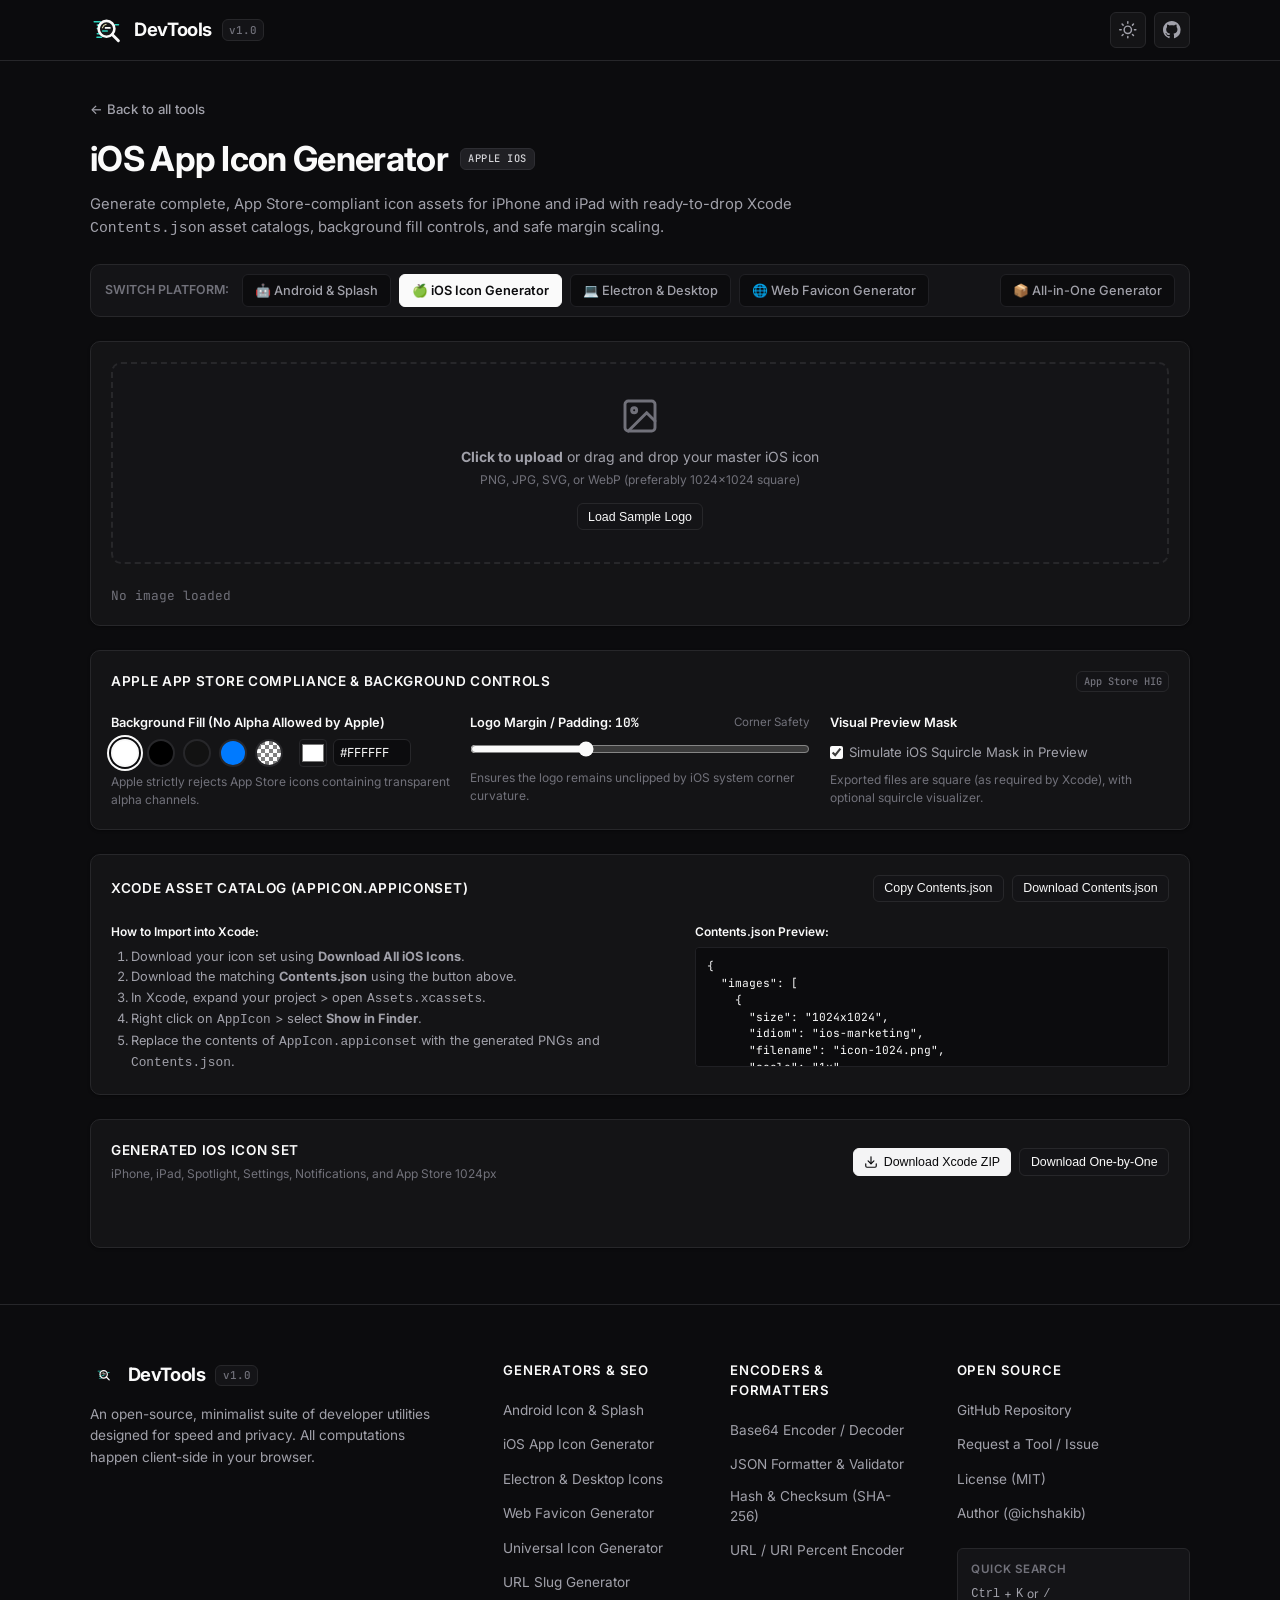
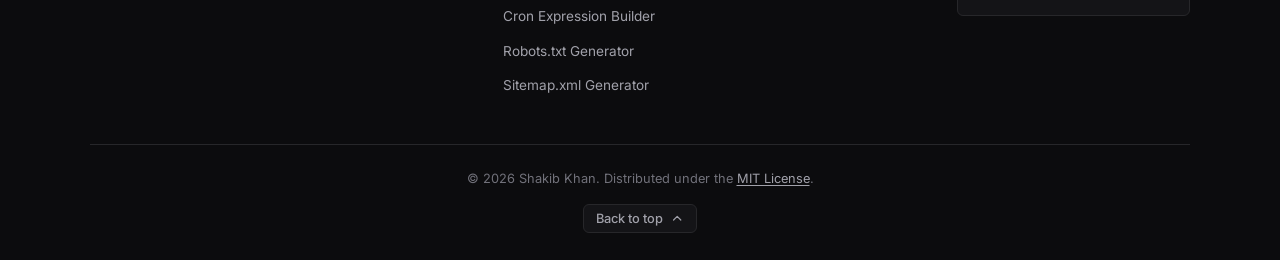
<file: tools/ios-icon-generator.html>
<!DOCTYPE html>
<html lang="en">
<head>
  <meta charset="UTF-8">
  <meta name="viewport" content="width=device-width, initial-scale=1.0">
  <title>iOS App Icon Generator - DevTools</title>
  <meta name="description" content="Generate complete, Apple App Store-compliant iOS app icon sets for iPhone and iPad with Xcode Contents.json asset catalog export and background fill controls.">
  <link rel="apple-touch-icon" sizes="180x180" href="../favicon_io/apple-touch-icon.png">
  <link rel="icon" type="image/png" sizes="32x32" href="../favicon_io/favicon-32x32.png">
  <link rel="icon" type="image/png" sizes="16x16" href="../favicon_io/favicon-16x16.png">
  <link rel="shortcut icon" href="../favicon_io/favicon.ico">
  <link rel="icon" type="image/x-icon" href="../favicon_io/favicon.ico">
  <link rel="manifest" href="../favicon_io/site.webmanifest">
  <link rel="preconnect" href="https://fonts.googleapis.com">
  <link rel="preconnect" href="https://fonts.gstatic.com" crossorigin>
  <link href="https://fonts.googleapis.com/css2?family=Inter:wght@400;500;600;700&family=JetBrains+Mono:wght@400;500&display=swap" rel="stylesheet">
  <link rel="stylesheet" href="../style.css">
  <script src="../components.js"></script>
  <style>
    .platform-nav-pills {
      display: flex;
      flex-wrap: wrap;
      gap: 0.5rem;
      margin-bottom: 1.5rem;
      padding: 0.6rem 0.85rem;
      background: var(--bg-secondary);
      border: 1px solid var(--border-color);
      border-radius: var(--radius-md);
      align-items: center;
    }
    .platform-nav-pill {
      display: inline-flex;
      align-items: center;
      gap: 0.4rem;
      padding: 0.35rem 0.75rem;
      font-size: 0.8rem;
      font-weight: 500;
      color: var(--text-secondary);
      background: var(--bg-primary);
      border: 1px solid var(--border-subtle);
      border-radius: var(--radius-sm);
      text-decoration: none;
      transition: all var(--transition-fast);
    }
    .platform-nav-pill:hover {
      border-color: var(--border-hover);
      color: var(--text-primary);
      transform: translateY(-1px);
    }
    .platform-nav-pill.active {
      background: var(--text-primary);
      color: var(--bg-primary);
      border-color: var(--text-primary);
      font-weight: 600;
    }
    .color-swatches {
      display: flex;
      align-items: center;
      gap: 0.5rem;
      flex-wrap: wrap;
    }
    .color-swatch-btn {
      width: 28px;
      height: 28px;
      border-radius: 50%;
      border: 2px solid var(--border-color);
      cursor: pointer;
      display: flex;
      align-items: center;
      justify-content: center;
      position: relative;
      transition: transform var(--transition-fast), border-color var(--transition-fast);
    }
    .color-swatch-btn:hover {
      transform: scale(1.15);
      border-color: var(--border-hover);
    }
    .color-swatch-btn.active {
      border-color: var(--text-primary);
      box-shadow: 0 0 0 2px var(--bg-primary), 0 0 0 4px var(--text-primary);
    }
    .color-swatch-btn.transparent {
      background: repeating-conic-gradient(#808080 0% 25%, #ffffff 0% 50%) 50% / 8px 8px;
    }
    .ios-squircle-preview {
      border-radius: 22.5%;
    }
  </style>
</head>
<body>
  <!-- Shared Header -->
  <header id="site-header" class="site-header"></header>

  <main class="main-content">
    <div class="container">
      <!-- Breadcrumb & Title -->
      <div class="tool-page-header">
        <a href="../index.html" class="back-link">&larr; Back to all tools</a>
        <div class="tool-page-title-row">
          <h1 class="tool-page-title">iOS App Icon Generator</h1>
          <span class="tool-badge">Apple iOS</span>
        </div>
        <p class="tool-page-desc">Generate complete, App Store-compliant icon assets for iPhone and iPad with ready-to-drop Xcode <code>Contents.json</code> asset catalogs, background fill controls, and safe margin scaling.</p>
      </div>

      <!-- Quick Platform Switcher Navigation -->
      <div class="platform-nav-pills">
        <span style="font-size: 0.775rem; font-weight: 600; color: var(--text-muted); margin-right: 0.35rem;">SWITCH PLATFORM:</span>
        <a href="android-icon-generator.html" class="platform-nav-pill">
          <span>🤖 Android & Splash</span>
        </a>
        <a href="ios-icon-generator.html" class="platform-nav-pill active">
          <span>🍏 iOS Icon Generator</span>
        </a>
        <a href="electron-icon-generator.html" class="platform-nav-pill">
          <span>💻 Electron & Desktop</span>
        </a>
        <a href="favicon-generator.html" class="platform-nav-pill">
          <span>🌐 Web Favicon Generator</span>
        </a>
        <a href="app-icon-generator.html" class="platform-nav-pill" style="margin-left: auto;">
          <span>📦 All-in-One Generator</span>
        </a>
      </div>

      <!-- Master Image Dropzone -->
      <div class="tool-panel" style="margin-bottom: 1.5rem;">
        <input type="file" id="image-input" accept="image/*" style="display: none;">
        
        <div id="dropzone" class="dropzone">
          <div class="dropzone-icon">
            <svg viewBox="0 0 24 24" fill="none" stroke="currentColor" stroke-width="1.75" stroke-linecap="round" stroke-linejoin="round">
              <rect x="3" y="3" width="18" height="18" rx="2" ry="2"></rect>
              <circle cx="8.5" cy="8.5" r="1.5"></circle>
              <polyline points="21 15 16 10 5 21"></polyline>
            </svg>
          </div>
          <p class="dropzone-text"><strong>Click to upload</strong> or drag and drop your master iOS icon</p>
          <p class="dropzone-subtext">PNG, JPG, SVG, or WebP (preferably 1024x1024 square)</p>
          <div style="margin-top: 0.85rem;">
            <button id="btn-sample-logo" class="btn-sm">Load Sample Logo</button>
          </div>
        </div>

        <div id="master-info" style="display: flex; align-items: center; justify-content: space-between; font-size: 0.8rem; color: var(--text-muted); font-family: var(--font-mono); margin-top: 0.5rem;">
          <span id="file-name-label">No image loaded</span>
          <span id="file-res-label"></span>
        </div>
      </div>

      <!-- iOS App Store Settings & Compliance -->
      <div class="tool-panel" style="margin-bottom: 1.5rem;">
        <div class="panel-header">
          <span class="panel-title">Apple App Store Compliance & Background Controls</span>
          <span class="brand-badge" style="font-size: 0.65rem;">App Store HIG</span>
        </div>

        <div style="display: grid; grid-template-columns: repeat(auto-fit, minmax(280px, 1fr)); gap: 1.25rem; margin-top: 0.5rem;">
          <!-- Background Color -->
          <div>
            <label style="display: block; font-size: 0.8rem; font-weight: 600; color: var(--text-primary); margin-bottom: 0.4rem;">
              Background Fill (No Alpha Allowed by Apple)
            </label>
            <div class="color-swatches" id="color-swatches">
              <button class="color-swatch-btn active" data-color="#ffffff" style="background: #ffffff;" title="Solid White"></button>
              <button class="color-swatch-btn" data-color="#000000" style="background: #000000;" title="Solid Black"></button>
              <button class="color-swatch-btn" data-color="#121212" style="background: #121212;" title="Dark Charcoal"></button>
              <button class="color-swatch-btn" data-color="#007aff" style="background: #007aff;" title="Apple Blue"></button>
              <button class="color-swatch-btn transparent" data-color="transparent" title="Keep Transparent (Warning: rejected by App Store)"></button>
              
              <div style="display: flex; align-items: center; gap: 0.35rem; margin-left: 0.5rem;">
                <input type="color" id="bg-picker" value="#ffffff" style="width: 28px; height: 28px; padding: 0; border: 1px solid var(--border-color); border-radius: 4px; cursor: pointer; background: none;">
                <input type="text" id="bg-hex" value="#FFFFFF" maxlength="7" style="width: 78px; font-family: var(--font-mono); font-size: 0.775rem; padding: 0.25rem 0.4rem; background: var(--bg-primary); border: 1px solid var(--border-color); border-radius: var(--radius-sm); color: var(--text-primary);">
              </div>
            </div>
            <span style="font-size: 0.75rem; color: var(--text-muted); display: block; margin-top: 0.35rem;">
              Apple strictly rejects App Store icons containing transparent alpha channels.
            </span>
          </div>

          <!-- Icon Padding Slider -->
          <div>
            <div style="display: flex; justify-content: space-between; align-items: center; margin-bottom: 0.4rem;">
              <label for="padding-slider" style="font-size: 0.8rem; font-weight: 600; color: var(--text-primary);">
                Logo Margin / Padding: <span id="padding-val" style="font-family: var(--font-mono);">10%</span>
              </label>
              <span style="font-size: 0.725rem; color: var(--text-muted);">Corner Safety</span>
            </div>
            <input type="range" id="padding-slider" min="0" max="30" value="10" style="width: 100%; accent-color: var(--text-primary); cursor: pointer;">
            <span style="font-size: 0.75rem; color: var(--text-muted); display: block; margin-top: 0.35rem;">
              Ensures the logo remains unclipped by iOS system corner curvature.
            </span>
          </div>

          <!-- Preview Squircle Mask Toggle -->
          <div>
            <label style="display: block; font-size: 0.8rem; font-weight: 600; color: var(--text-primary); margin-bottom: 0.4rem;">
              Visual Preview Mask
            </label>
            <label class="option-group" style="margin-top: 0.25rem;">
              <input type="checkbox" id="toggle-squircle" checked>
              <span>Simulate iOS Squircle Mask in Preview</span>
            </label>
            <span style="font-size: 0.75rem; color: var(--text-muted); display: block; margin-top: 0.35rem;">
              Exported files are square (as required by Xcode), with optional squircle visualizer.
            </span>
          </div>
        </div>
      </div>

      <!-- Xcode Contents.json & Integration Guide -->
      <div class="tool-panel" style="margin-bottom: 1.5rem;">
        <div class="panel-header">
          <span class="panel-title">Xcode Asset Catalog (AppIcon.appiconset)</span>
          <div style="display: flex; gap: 0.5rem;">
            <button id="btn-copy-json" class="btn-sm">Copy Contents.json</button>
            <button id="btn-download-json" class="btn-sm">Download Contents.json</button>
          </div>
        </div>

        <div style="display: grid; grid-template-columns: 1.2fr 1fr; gap: 1rem; margin-top: 0.5rem;" class="xcode-guide-grid">
          <div>
            <span style="font-size: 0.75rem; font-weight: 600; color: var(--text-primary); display: block; margin-bottom: 0.35rem;">How to Import into Xcode:</span>
            <ol style="font-size: 0.8rem; color: var(--text-secondary); line-height: 1.6; padding-left: 1.25rem; margin: 0;">
              <li>Download your icon set using <strong>Download All iOS Icons</strong>.</li>
              <li>Download the matching <strong>Contents.json</strong> using the button above.</li>
              <li>In Xcode, expand your project > open <code>Assets.xcassets</code>.</li>
              <li>Right click on <code>AppIcon</code> > select <strong>Show in Finder</strong>.</li>
              <li>Replace the contents of <code>AppIcon.appiconset</code> with the generated PNGs and <code>Contents.json</code>.</li>
            </ol>
          </div>

          <div>
            <span style="font-size: 0.75rem; font-weight: 600; color: var(--text-primary); display: block; margin-bottom: 0.35rem;">Contents.json Preview:</span>
            <pre id="json-preview" style="background: var(--bg-primary); padding: 0.65rem; border-radius: 4px; border: 1px solid var(--border-subtle); font-family: var(--font-mono); font-size: 0.7rem; color: var(--text-primary); max-height: 120px; overflow-y: auto; margin: 0;"></pre>
          </div>
        </div>
      </div>

      <!-- Generated iOS Icons Grid -->
      <div class="tool-panel" style="margin-bottom: 3.5rem;">
        <div style="display: flex; justify-content: space-between; align-items: center; flex-wrap: wrap; gap: 0.75rem; margin-bottom: 0.85rem;">
          <div>
            <span class="panel-title" style="display: block;">Generated iOS Icon Set</span>
            <span style="font-size: 0.75rem; color: var(--text-muted);">iPhone, iPad, Spotlight, Settings, Notifications, and App Store 1024px</span>
          </div>
          <div style="display: flex; align-items: center; gap: 0.5rem; flex-wrap: wrap;">
            <button id="btn-download-zip" class="btn-sm btn-primary">
              <svg viewBox="0 0 24 24" fill="none" stroke="currentColor" stroke-width="2" stroke-linecap="round" stroke-linejoin="round" style="width: 14px; height: 14px;">
                <path d="M21 15v4a2 2 0 0 1-2 2H5a2 2 0 0 1-2-2v-4"></path>
                <polyline points="7 10 12 15 17 10"></polyline>
                <line x1="12" y1="15" x2="12" y2="3"></line>
              </svg>
              <span>Download Xcode ZIP</span>
            </button>
            <button id="btn-download-all" class="btn-sm" title="Download each icon file one-by-one">Download One-by-One</button>
          </div>
        </div>

        <div id="icon-grid" class="icon-preview-grid">
          <!-- Populated via JavaScript -->
        </div>
      </div>
    </div>
  </main>

  <!-- Shared Footer -->
  <footer id="site-footer" class="site-footer"></footer>

  <script src="common.js"></script>
  <script>
    // iOS Standard Icon Specs with exact Xcode mapping
    const IOS_ICON_SPECS = [
      { name: 'App Store Marketing', size: 1024, filename: 'icon-1024.png', idiom: 'ios-marketing', scale: '1x', psize: '1024x1024' },
      
      // iPhone
      { name: 'iPhone App @3x', size: 180, filename: 'icon-60@3x.png', idiom: 'iphone', scale: '3x', psize: '60x60' },
      { name: 'iPhone App @2x', size: 120, filename: 'icon-60@2x.png', idiom: 'iphone', scale: '2x', psize: '60x60' },
      { name: 'Spotlight @3x', size: 120, filename: 'icon-40@3x.png', idiom: 'iphone', scale: '3x', psize: '40x40' },
      { name: 'Spotlight @2x', size: 80, filename: 'icon-40@2x.png', idiom: 'iphone', scale: '2x', psize: '40x40' },
      { name: 'Settings @3x', size: 87, filename: 'icon-29@3x.png', idiom: 'iphone', scale: '3x', psize: '29x29' },
      { name: 'Settings @2x', size: 58, filename: 'icon-29@2x.png', idiom: 'iphone', scale: '2x', psize: '29x29' },
      { name: 'Notification @3x', size: 60, filename: 'icon-20@3x.png', idiom: 'iphone', scale: '3x', psize: '20x20' },
      { name: 'Notification @2x', size: 40, filename: 'icon-20@2x.png', idiom: 'iphone', scale: '2x', psize: '20x20' },

      // iPad
      { name: 'iPad Pro @2x', size: 167, filename: 'icon-ipad-83.5@2x.png', idiom: 'ipad', scale: '2x', psize: '83.5x83.5' },
      { name: 'iPad App @2x', size: 152, filename: 'icon-ipad-76@2x.png', idiom: 'ipad', scale: '2x', psize: '76x76' },
      { name: 'iPad App @1x', size: 76, filename: 'icon-ipad-76@1x.png', idiom: 'ipad', scale: '1x', psize: '76x76' },
      { name: 'iPad Spotlight @2x', size: 80, filename: 'icon-ipad-40@2x.png', idiom: 'ipad', scale: '2x', psize: '40x40' },
      { name: 'iPad Spotlight @1x', size: 40, filename: 'icon-ipad-40@1x.png', idiom: 'ipad', scale: '1x', psize: '40x40' },
      { name: 'iPad Settings @2x', size: 58, filename: 'icon-ipad-29@2x.png', idiom: 'ipad', scale: '2x', psize: '29x29' },
      { name: 'iPad Settings @1x', size: 29, filename: 'icon-ipad-29@1x.png', idiom: 'ipad', scale: '1x', psize: '29x29' },
      { name: 'iPad Notif @2x', size: 40, filename: 'icon-ipad-20@2x.png', idiom: 'ipad', scale: '2x', psize: '20x20' },
      { name: 'iPad Notif @1x', size: 20, filename: 'icon-ipad-20@1x.png', idiom: 'ipad', scale: '1x', psize: '20x20' }
    ];

    let sourceImage = null;
    let bgColor = '#ffffff';
    let iconPadding = 10; // percent
    const generatedBlobs = new Map();

    const dropzone = document.getElementById('dropzone');
    const imageInput = document.getElementById('image-input');
    const fileNameLabel = document.getElementById('file-name-label');
    const fileResLabel = document.getElementById('file-res-label');
    const iconGrid = document.getElementById('icon-grid');

    const colorSwatches = document.getElementById('color-swatches');
    const bgPicker = document.getElementById('bg-picker');
    const bgHex = document.getElementById('bg-hex');
    const paddingSlider = document.getElementById('padding-slider');
    const paddingVal = document.getElementById('padding-val');
    const toggleSquircle = document.getElementById('toggle-squircle');
    const jsonPreview = document.getElementById('json-preview');

    // File Handling
    dropzone.addEventListener('click', () => imageInput.click());

    dropzone.addEventListener('dragover', (e) => {
      e.preventDefault();
      dropzone.classList.add('dragover');
    });

    dropzone.addEventListener('dragleave', () => dropzone.classList.remove('dragover'));

    dropzone.addEventListener('drop', (e) => {
      e.preventDefault();
      dropzone.classList.remove('dragover');
      if (e.dataTransfer.files && e.dataTransfer.files[0]) {
        processFile(e.dataTransfer.files[0]);
      }
    });

    imageInput.addEventListener('change', (e) => {
      if (e.target.files && e.target.files[0]) {
        processFile(e.target.files[0]);
      }
    });

    function processFile(file) {
      if (!file.type.startsWith('image/')) {
        showToast('Invalid file', 'Please upload a valid image file (PNG, JPG, SVG, WebP).');
        return;
      }

      fileNameLabel.textContent = file.name;
      const reader = new FileReader();
      reader.onload = (ev) => {
        const img = new Image();
        img.onload = () => {
          sourceImage = img;
          fileResLabel.textContent = `${img.naturalWidth} × ${img.naturalHeight} px`;
          renderIcons();
          updateJson();
          showToast('Image Loaded', 'Master iOS image ready.');
        };
        img.src = ev.target.result;
      };
      reader.readAsDataURL(file);
    }

    // Sample Logo Generator
    document.getElementById('btn-sample-logo').addEventListener('click', (e) => {
      e.stopPropagation();
      const canvas = document.createElement('canvas');
      canvas.width = 1024;
      canvas.height = 1024;
      const ctx = canvas.getContext('2d');

      // Apple-styled minimalist swift star logo
      const gradient = ctx.createLinearGradient(0, 0, 1024, 1024);
      gradient.addColorStop(0, '#007aff');
      gradient.addColorStop(1, '#5856d6');
      ctx.fillStyle = gradient;
      ctx.fillRect(0, 0, 1024, 1024);

      ctx.fillStyle = '#ffffff';
      ctx.beginPath();
      // Swift-like bird wing curve
      ctx.moveTo(350, 720);
      ctx.bezierCurveTo(450, 680, 580, 560, 680, 360);
      ctx.bezierCurveTo(620, 480, 520, 540, 420, 560);
      ctx.bezierCurveTo(490, 510, 560, 430, 600, 320);
      ctx.bezierCurveTo(500, 420, 380, 460, 260, 430);
      ctx.bezierCurveTo(340, 530, 450, 610, 350, 720);
      ctx.fill();

      const img = new Image();
      img.onload = () => {
        sourceImage = img;
        fileNameLabel.textContent = 'sample-swift-app.png';
        fileResLabel.textContent = '1024 × 1024 px';
        renderIcons();
        updateJson();
        showToast('Sample Loaded', 'Demo Apple iOS icon ready.');
      };
      img.src = canvas.toDataURL('image/png');
    });

    // Background Swatches
    colorSwatches.querySelectorAll('.color-swatch-btn').forEach(btn => {
      btn.addEventListener('click', () => {
        colorSwatches.querySelectorAll('.color-swatch-btn').forEach(b => b.classList.remove('active'));
        btn.classList.add('active');
        bgColor = btn.dataset.color;
        if (bgColor !== 'transparent') {
          bgPicker.value = bgColor;
          bgHex.value = bgColor.toUpperCase();
        }
        renderIcons();
      });
    });

    bgPicker.addEventListener('input', (e) => {
      bgColor = e.target.value;
      bgHex.value = bgColor.toUpperCase();
      colorSwatches.querySelectorAll('.color-swatch-btn').forEach(b => b.classList.remove('active'));
      renderIcons();
    });

    bgHex.addEventListener('change', (e) => {
      let val = e.target.value.trim();
      if (!val.startsWith('#')) val = '#' + val;
      if (/^#[0-9A-Fa-f]{6}$/.test(val)) {
        bgColor = val;
        bgPicker.value = val;
        colorSwatches.querySelectorAll('.color-swatch-btn').forEach(b => b.classList.remove('active'));
        renderIcons();
      }
    });

    // Padding Slider
    paddingSlider.addEventListener('input', (e) => {
      iconPadding = parseInt(e.target.value, 10);
      paddingVal.textContent = `${iconPadding}%`;
      renderIcons();
    });

    // Squircle Toggle
    toggleSquircle.addEventListener('change', () => {
      document.querySelectorAll('.icon-img-wrap').forEach(wrap => {
        wrap.style.borderRadius = toggleSquircle.checked ? '22.5%' : '4px';
      });
    });

    // Render Icons
    function renderIcons() {
      if (!sourceImage) return;

      iconGrid.innerHTML = '';
      generatedBlobs.clear();

      IOS_ICON_SPECS.forEach(spec => {
        const canvas = document.createElement('canvas');
        canvas.width = spec.size;
        canvas.height = spec.size;
        const ctx = canvas.getContext('2d');
        ctx.imageSmoothingQuality = 'high';

        // Background
        if (bgColor !== 'transparent') {
          ctx.fillStyle = bgColor;
          ctx.fillRect(0, 0, spec.size, spec.size);
        }

        // Draw padded logo
        const padFactor = iconPadding / 100;
        const pad = spec.size * padFactor;
        const drawSize = spec.size - (pad * 2);
        ctx.drawImage(sourceImage, pad, pad, drawSize, drawSize);

        canvas.toBlob((blob) => {
          if (!blob) return;
          generatedBlobs.set(spec.filename, blob);

          const card = document.createElement('div');
          card.className = 'icon-preview-card';
          card.innerHTML = `
            <div class="icon-img-wrap" style="border-radius: ${toggleSquircle.checked ? '22.5%' : '4px'};">
              <img src="${URL.createObjectURL(blob)}" alt="${spec.name}">
            </div>
            <span class="icon-label" title="${spec.filename}">${spec.name}</span>
            <span class="icon-size-badge">${spec.size}x${spec.size}</span>
            <button class="btn-sm" style="margin-top: 0.25rem; width: 100%; justify-content: center;">Download</button>
          `;

          card.querySelector('button').addEventListener('click', () => {
            const a = document.createElement('a');
            a.href = URL.createObjectURL(blob);
            a.download = spec.filename;
            a.click();
            showToast('Saved', `Downloaded ${spec.filename}`);
          });

          iconGrid.appendChild(card);
        }, 'image/png');
      });
    }

    // Xcode Contents.json
    function getXcodeContentsJson() {
      const images = IOS_ICON_SPECS.map(spec => ({
        size: spec.psize,
        idiom: spec.idiom,
        filename: spec.filename,
        scale: spec.scale
      }));

      return JSON.stringify({
        images: images,
        info: {
          version: 1,
          author: "xcode"
        }
      }, null, 2);
    }

    function updateJson() {
      jsonPreview.textContent = getXcodeContentsJson();
    }

    document.getElementById('btn-copy-json').addEventListener('click', () => {
      copyToClipboard(getXcodeContentsJson(), 'Contents.json');
    });

    document.getElementById('btn-download-json').addEventListener('click', () => {
      downloadTextFile('Contents.json', getXcodeContentsJson(), 'application/json');
    });

    // Download Xcode AppIcon.appiconset ZIP bundle
    document.getElementById('btn-download-zip').addEventListener('click', async () => {
      if (generatedBlobs.size === 0 && !sourceImage) {
        showToast('No icons', 'Please upload or load an image first.');
        return;
      }
      const files = [];
      generatedBlobs.forEach((blob, filename) => {
        files.push({ name: `AppIcon.appiconset/${filename}`, data: blob });
      });
      files.push({ name: 'AppIcon.appiconset/Contents.json', data: getXcodeContentsJson() });
      await downloadZip('AppIcon.appiconset.zip', files);
    });

    // Batch download all icons one-by-one
    document.getElementById('btn-download-all').addEventListener('click', () => {
      if (generatedBlobs.size === 0 && !sourceImage) {
        showToast('No icons', 'Please upload or load an image first.');
        return;
      }
      let count = 0;
      generatedBlobs.forEach((blob, filename) => {
        setTimeout(() => {
          const a = document.createElement('a');
          a.href = URL.createObjectURL(blob);
          a.download = filename;
          document.body.appendChild(a);
          a.click();
          document.body.removeChild(a);
        }, count * 180);
        count++;
      });
      showToast('Downloading Icons', `Exporting ${count} iOS icons to your downloads folder.`);
    });

    // Initial JSON display
    updateJson();
  </script>
</body>
</html>
</file>
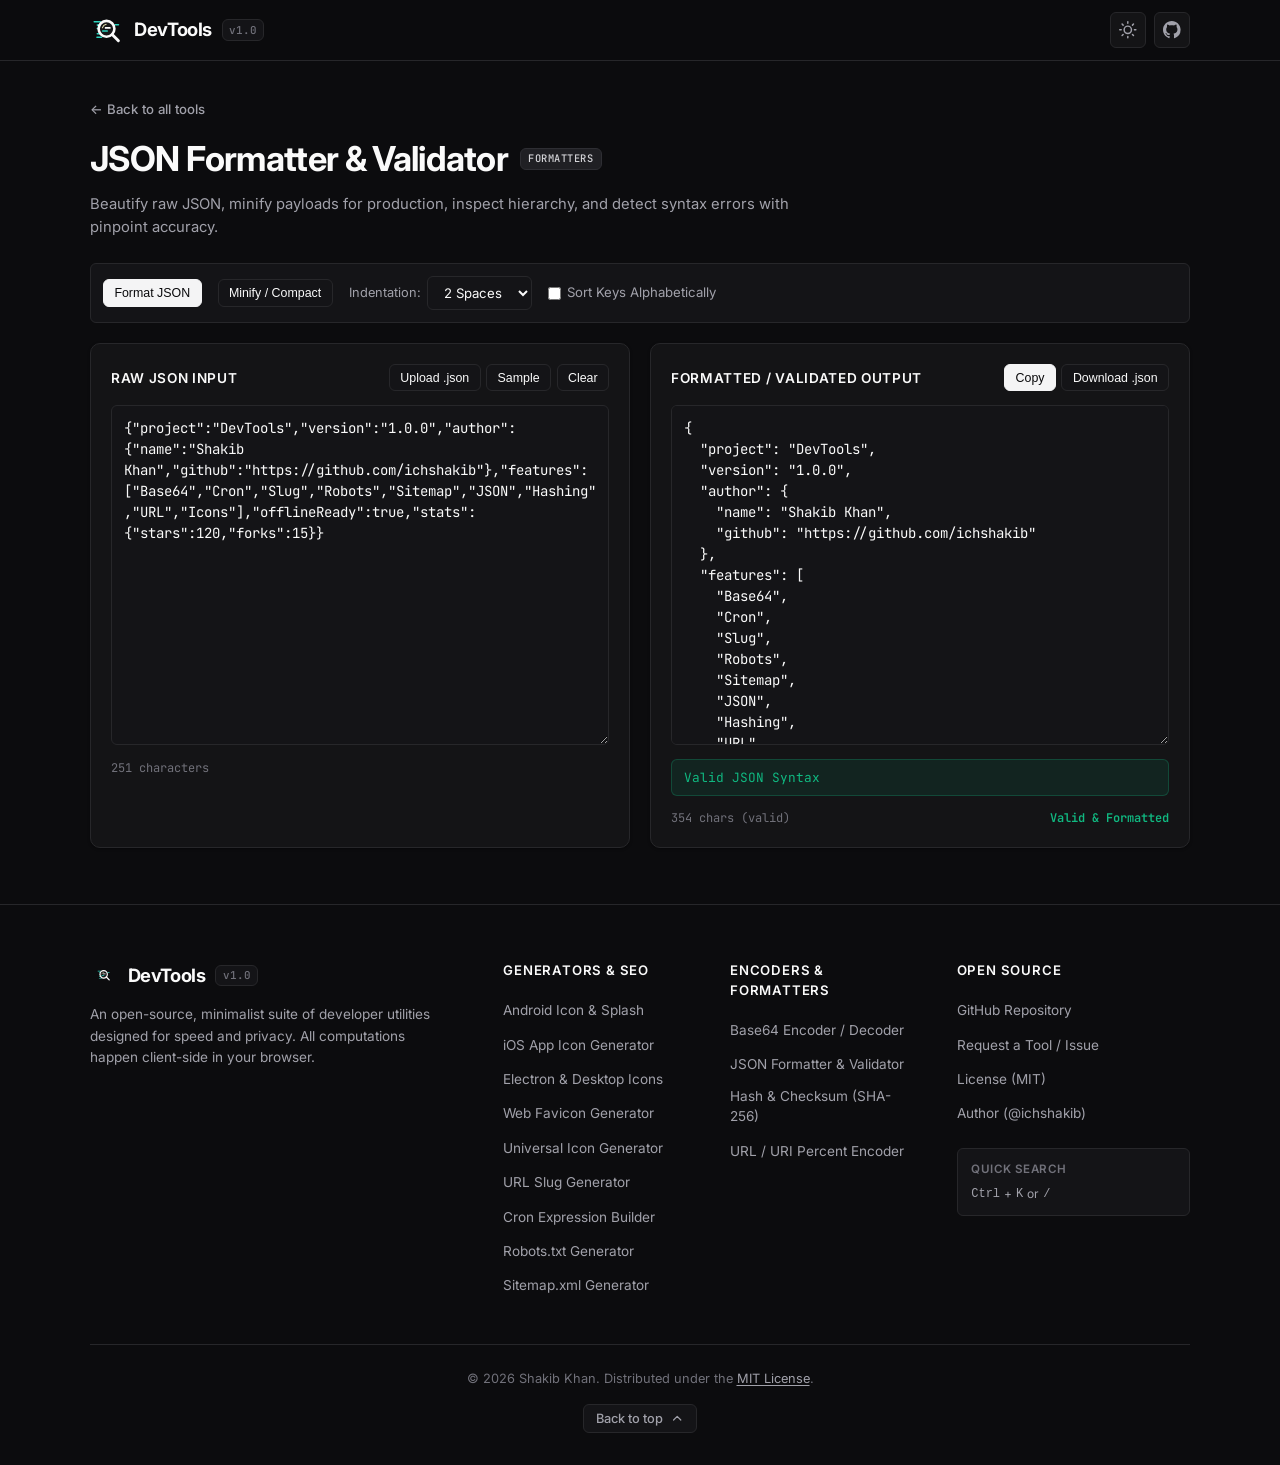
<file: tools/json-formatter.html>
<!DOCTYPE html>
<html lang="en">
<head>
  <meta charset="UTF-8">
  <meta name="viewport" content="width=device-width, initial-scale=1.0">
  <title>JSON Formatter & Validator - DevTools</title>
  <meta name="description" content="Validate, beautify, inspect, and minify JSON payloads with syntax error detection and sorting options. 100% private in-browser tool.">
  <link rel="apple-touch-icon" sizes="180x180" href="../favicon_io/apple-touch-icon.png">
  <link rel="icon" type="image/png" sizes="32x32" href="../favicon_io/favicon-32x32.png">
  <link rel="icon" type="image/png" sizes="16x16" href="../favicon_io/favicon-16x16.png">
  <link rel="shortcut icon" href="../favicon_io/favicon.ico">
  <link rel="icon" type="image/x-icon" href="../favicon_io/favicon.ico">
  <link rel="manifest" href="../favicon_io/site.webmanifest">
  <link rel="preconnect" href="https://fonts.googleapis.com">
  <link rel="preconnect" href="https://fonts.gstatic.com" crossorigin>
  <link href="https://fonts.googleapis.com/css2?family=Inter:wght@400;500;600;700&family=JetBrains+Mono:wght@400;500&display=swap" rel="stylesheet">
  <link rel="stylesheet" href="../style.css">
  <script src="../components.js"></script>
</head>
<body>
  <!-- Main Navigation (Hydrated by components.js) -->
  <header id="site-header" class="site-header"></header>

  <main class="main-content">
    <div class="container">
      <div class="tool-page-header">
        <a href="../index.html" class="back-link">&larr; Back to all tools</a>
        <div class="tool-page-title-row">
          <h1 class="tool-page-title">JSON Formatter & Validator</h1>
          <span class="tool-badge">Formatters</span>
        </div>
        <p class="tool-page-desc">Beautify raw JSON, minify payloads for production, inspect hierarchy, and detect syntax errors with pinpoint accuracy.</p>
      </div>

      <!-- Action Toolbar -->
      <div class="tool-options-bar" style="margin-bottom: 1.25rem;">
        <button id="btn-format" class="btn-sm btn-primary">Format JSON</button>
        <button id="btn-minify" class="btn-sm">Minify / Compact</button>

        <div style="display: flex; align-items: center; gap: 0.4rem;">
          <span style="font-size: 0.8rem; color: var(--text-secondary);">Indentation:</span>
          <select id="opt-indent" class="tool-select">
            <option value="2">2 Spaces</option>
            <option value="4">4 Spaces</option>
            <option value="tab">Tabs</option>
          </select>
        </div>

        <label class="option-group">
          <input type="checkbox" id="opt-sort">
          <span>Sort Keys Alphabetically</span>
        </label>
      </div>

      <!-- Main Workspace -->
      <div class="tool-workspace">
        <!-- Input Panel -->
        <div class="tool-panel">
          <div class="panel-header">
            <span class="panel-title">Raw JSON Input</span>
            <div class="panel-actions">
              <input type="file" id="file-input" accept=".json,text/plain" style="display: none;">
              <button id="btn-upload" class="btn-sm">Upload .json</button>
              <button id="btn-sample" class="btn-sm">Sample</button>
              <button id="btn-clear" class="btn-sm">Clear</button>
            </div>
          </div>
          <textarea id="input-json" class="tool-textarea" style="min-height: 340px;" placeholder="Paste raw JSON here..." spellcheck="false"></textarea>
          <div class="panel-footer">
            <span id="input-stats">0 characters</span>
          </div>
        </div>

        <!-- Output Panel -->
        <div class="tool-panel">
          <div class="panel-header">
            <span class="panel-title">Formatted / Validated Output</span>
            <div class="panel-actions">
              <button id="btn-copy" class="btn-sm btn-primary">Copy</button>
              <button id="btn-download" class="btn-sm">Download .json</button>
            </div>
          </div>
          <textarea id="output-json" class="tool-textarea" readonly spellcheck="false" style="min-height: 340px;" placeholder="Formatted JSON will appear here..."></textarea>
          
          <div id="validation-banner" style="padding: 0.5rem 0.75rem; border-radius: var(--radius-sm); font-size: 0.8rem; font-family: var(--font-mono); display: none;"></div>

          <div class="panel-footer">
            <span id="output-stats">0 characters</span>
            <span id="status-badge" style="font-weight: 600;">Ready</span>
          </div>
        </div>
      </div>
    </div>
  </main>

  <!-- Detailed Footer (Hydrated by components.js) -->
  <footer id="site-footer" class="site-footer"></footer>

  <script src="common.js"></script>
  <script>
    const inputJson = document.getElementById('input-json');
    const outputJson = document.getElementById('output-json');
    const optIndent = document.getElementById('opt-indent');
    const optSort = document.getElementById('opt-sort');
    const btnFormat = document.getElementById('btn-format');
    const btnMinify = document.getElementById('btn-minify');
    const inputStats = document.getElementById('input-stats');
    const outputStats = document.getElementById('output-stats');
    const statusBadge = document.getElementById('status-badge');
    const validationBanner = document.getElementById('validation-banner');

    function sortObjectKeys(obj) {
      if (typeof obj !== 'object' || obj === null) return obj;
      if (Array.isArray(obj)) return obj.map(sortObjectKeys);
      return Object.keys(obj).sort().reduce((acc, key) => {
        acc[key] = sortObjectKeys(obj[key]);
        return acc;
      }, {});
    }

    function processJson(minify = false) {
      const raw = inputJson.value.trim();
      inputStats.textContent = `${raw.length} characters`;

      if (!raw) {
        outputJson.value = '';
        outputStats.textContent = '0 characters';
        statusBadge.textContent = 'Ready';
        statusBadge.style.color = 'var(--text-muted)';
        validationBanner.style.display = 'none';
        return;
      }

      try {
        let parsed = JSON.parse(raw);
        if (optSort.checked) {
          parsed = sortObjectKeys(parsed);
        }

        let indent = 2;
        if (optIndent.value === '4') indent = 4;
        else if (optIndent.value === 'tab') indent = '\t';

        const result = minify ? JSON.stringify(parsed) : JSON.stringify(parsed, null, indent);
        outputJson.value = result;
        outputStats.textContent = `${result.length} chars (valid)`;

        statusBadge.textContent = minify ? 'Valid & Minified' : 'Valid & Formatted';
        statusBadge.style.color = 'var(--accent-emerald, #10b981)';

        validationBanner.style.display = 'block';
        validationBanner.style.background = 'rgba(16, 185, 129, 0.1)';
        validationBanner.style.border = '1px solid rgba(16, 185, 129, 0.25)';
        validationBanner.style.color = 'var(--accent-emerald, #10b981)';
        validationBanner.textContent = 'Valid JSON Syntax';
      } catch (err) {
        outputJson.value = '';
        outputStats.textContent = '0 characters';
        statusBadge.textContent = 'Invalid JSON';
        statusBadge.style.color = '#ef4444';

        validationBanner.style.display = 'block';
        validationBanner.style.background = 'rgba(239, 68, 68, 0.1)';
        validationBanner.style.border = '1px solid rgba(239, 68, 68, 0.25)';
        validationBanner.style.color = '#ef4444';
        validationBanner.textContent = err.message;
      }
    }

    btnFormat.addEventListener('click', () => processJson(false));
    btnMinify.addEventListener('click', () => processJson(true));
    optSort.addEventListener('change', () => processJson(false));
    optIndent.addEventListener('change', () => processJson(false));

    let debounceTimer = null;
    inputJson.addEventListener('input', () => {
      clearTimeout(debounceTimer);
      debounceTimer = setTimeout(() => processJson(false), 300);
    });

    document.getElementById('btn-copy').addEventListener('click', () => {
      copyToClipboard(outputJson.value, 'JSON Output');
    });

    document.getElementById('btn-download').addEventListener('click', () => {
      downloadTextFile('formatted.json', outputJson.value, 'application/json');
    });

    document.getElementById('btn-clear').addEventListener('click', () => {
      inputJson.value = '';
      outputJson.value = '';
      validationBanner.style.display = 'none';
      statusBadge.textContent = 'Ready';
      statusBadge.style.color = 'var(--text-muted)';
      inputStats.textContent = '0 characters';
      outputStats.textContent = '0 characters';
      inputJson.focus();
    });

    document.getElementById('btn-sample').addEventListener('click', () => {
      inputJson.value = JSON.stringify({
        project: "DevTools",
        version: "1.0.0",
        author: {
          name: "Shakib Khan",
          github: "https://github.com/ichshakib"
        },
        features: ["Base64", "Cron", "Slug", "Robots", "Sitemap", "JSON", "Hashing", "URL", "Icons"],
        offlineReady: true,
        stats: { stars: 120, forks: 15 }
      });
      processJson(false);
    });

    const fileInput = document.getElementById('file-input');
    document.getElementById('btn-upload').addEventListener('click', () => fileInput.click());
    fileInput.addEventListener('change', (e) => {
      const file = e.target.files[0];
      if (!file) return;
      const reader = new FileReader();
      reader.onload = () => {
        inputJson.value = reader.result;
        processJson(false);
      };
      reader.readAsText(file);
    });

    // Run sample on load
    document.getElementById('btn-sample').click();
  </script>
</body>
</html>
</file>
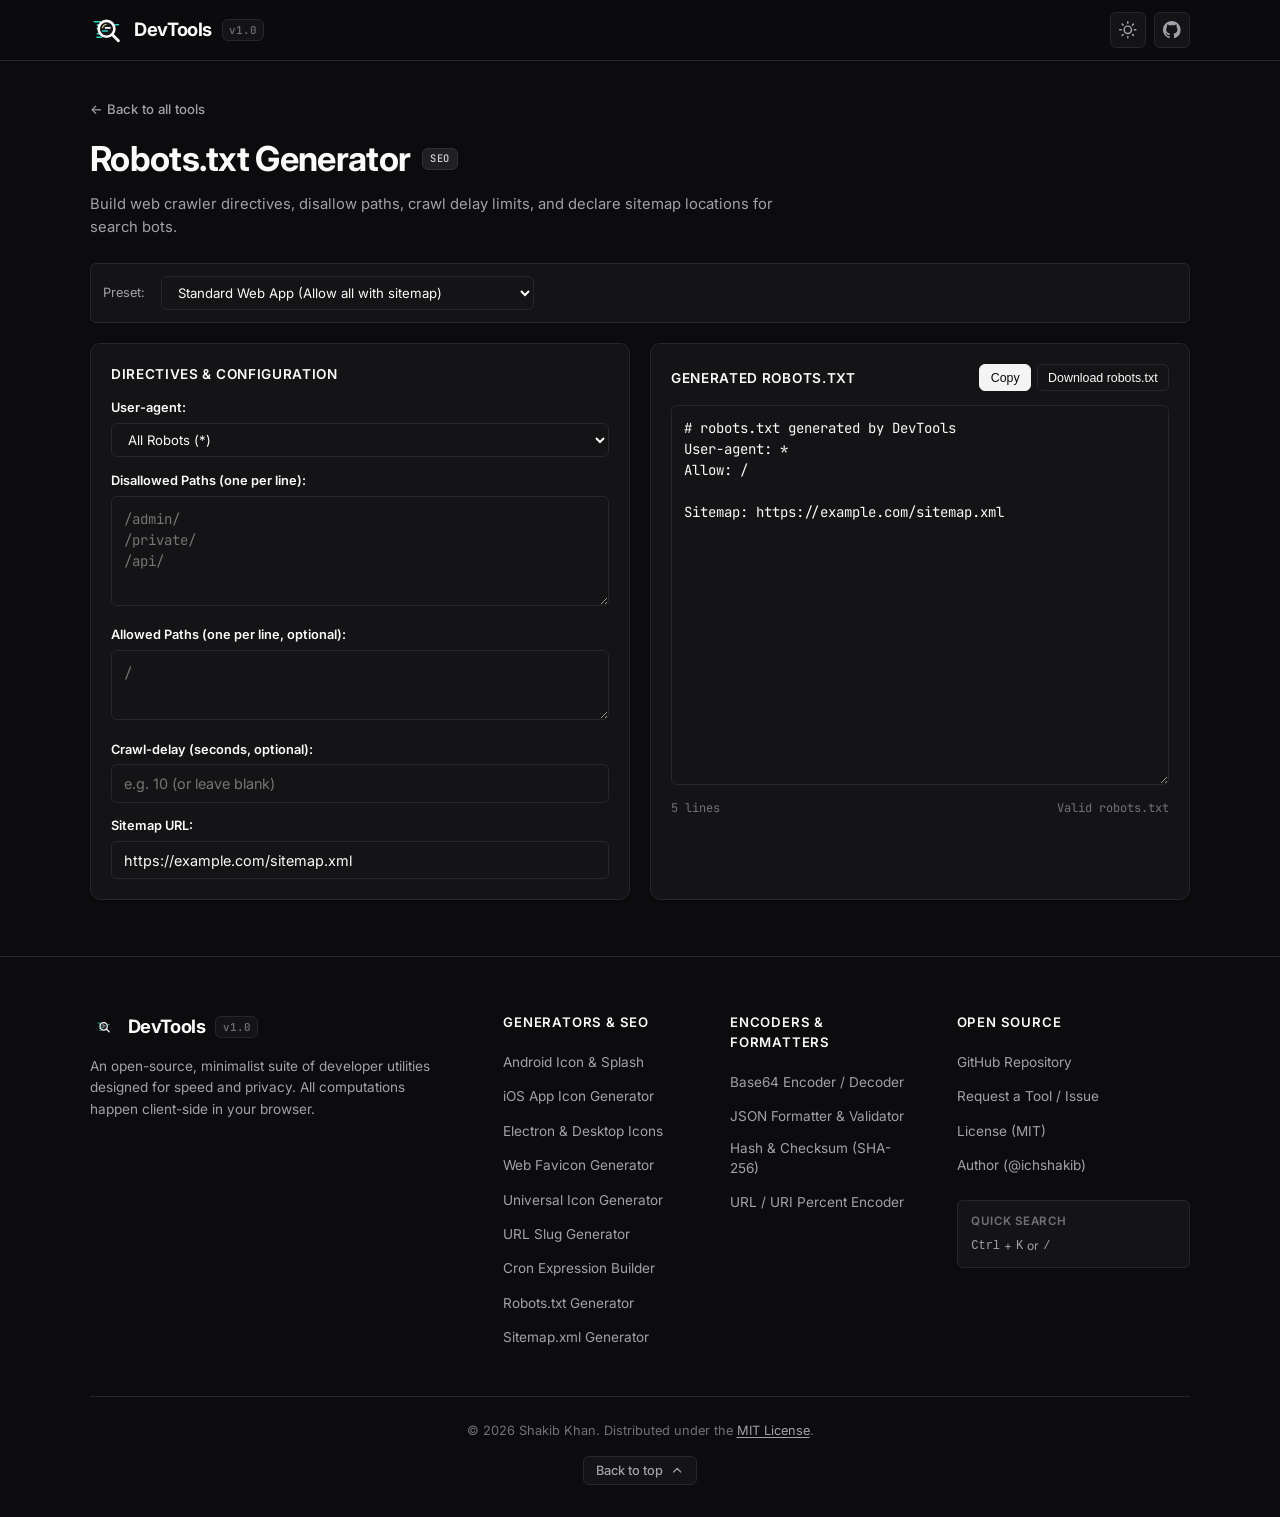
<file: tools/robots-txt.html>
<!DOCTYPE html>
<html lang="en">
<head>
  <meta charset="UTF-8">
  <meta name="viewport" content="width=device-width, initial-scale=1.0">
  <title>Robots.txt Generator - DevTools</title>
  <meta name="description" content="Generate search-engine compliant robots.txt files with custom user-agent rules, disallow paths, crawl delay, and sitemap directives.">
  <link rel="apple-touch-icon" sizes="180x180" href="../favicon_io/apple-touch-icon.png">
  <link rel="icon" type="image/png" sizes="32x32" href="../favicon_io/favicon-32x32.png">
  <link rel="icon" type="image/png" sizes="16x16" href="../favicon_io/favicon-16x16.png">
  <link rel="shortcut icon" href="../favicon_io/favicon.ico">
  <link rel="icon" type="image/x-icon" href="../favicon_io/favicon.ico">
  <link rel="manifest" href="../favicon_io/site.webmanifest">
  <link rel="preconnect" href="https://fonts.googleapis.com">
  <link rel="preconnect" href="https://fonts.gstatic.com" crossorigin>
  <link href="https://fonts.googleapis.com/css2?family=Inter:wght@400;500;600;700&family=JetBrains+Mono:wght@400;500&display=swap" rel="stylesheet">
  <link rel="stylesheet" href="../style.css">
  <script src="../components.js"></script>
</head>
<body>
  <!-- Main Navigation (Hydrated by components.js) -->
  <header id="site-header" class="site-header"></header>

  <main class="main-content">
    <div class="container">
      <div class="tool-page-header">
        <a href="../index.html" class="back-link">&larr; Back to all tools</a>
        <div class="tool-page-title-row">
          <h1 class="tool-page-title">Robots.txt Generator</h1>
          <span class="tool-badge">SEO</span>
        </div>
        <p class="tool-page-desc">Build web crawler directives, disallow paths, crawl delay limits, and declare sitemap locations for search bots.</p>
      </div>

      <!-- Quick Preset Selector -->
      <div class="tool-options-bar" style="margin-bottom: 1.25rem;">
        <span style="font-size: 0.8rem; color: var(--text-secondary);">Preset:</span>
        <select id="robots-preset" class="tool-select">
          <option value="standard">Standard Web App (Allow all with sitemap)</option>
          <option value="disallow-admin">Disallow Admin, Private & API (/admin, /private, /api)</option>
          <option value="block-all">Block all crawlers (Disallow: /)</option>
          <option value="allow-all">Allow all (Clean Allow: /)</option>
        </select>
      </div>

      <div class="tool-workspace">
        <!-- Configuration Panel -->
        <div class="tool-panel">
          <span class="panel-title">Directives & Configuration</span>

          <div>
            <label style="font-size: 0.8rem; font-weight: 600; display: block; margin-bottom: 0.35rem;">User-agent:</label>
            <select id="cfg-agent" class="tool-select" style="width: 100%;">
              <option value="*">All Robots (*)</option>
              <option value="Googlebot">Googlebot (Google)</option>
              <option value="Bingbot">Bingbot (Bing)</option>
              <option value="Baiduspider">Baiduspider (Baidu)</option>
              <option value="YandexBot">YandexBot (Yandex)</option>
              <option value="DuckDuckBot">DuckDuckBot (DuckDuckGo)</option>
              <option value="Slurp">Yahoo Slurp</option>
            </select>
          </div>

          <div>
            <label style="font-size: 0.8rem; font-weight: 600; display: block; margin-bottom: 0.35rem;">Disallowed Paths (one per line):</label>
            <textarea id="cfg-disallow" class="tool-textarea" style="min-height: 110px;" placeholder="/admin/&#10;/private/&#10;/api/"></textarea>
          </div>

          <div>
            <label style="font-size: 0.8rem; font-weight: 600; display: block; margin-bottom: 0.35rem;">Allowed Paths (one per line, optional):</label>
            <textarea id="cfg-allow" class="tool-textarea" style="min-height: 70px;" placeholder="/"></textarea>
          </div>

          <div>
            <label style="font-size: 0.8rem; font-weight: 600; display: block; margin-bottom: 0.35rem;">Crawl-delay (seconds, optional):</label>
            <input type="number" id="cfg-delay" class="tool-input" placeholder="e.g. 10 (or leave blank)" min="0">
          </div>

          <div>
            <label style="font-size: 0.8rem; font-weight: 600; display: block; margin-bottom: 0.35rem;">Sitemap URL:</label>
            <input type="url" id="cfg-sitemap" class="tool-input" placeholder="https://example.com/sitemap.xml" value="https://example.com/sitemap.xml">
          </div>
        </div>

        <!-- Output Panel -->
        <div class="tool-panel">
          <div class="panel-header">
            <span class="panel-title">Generated robots.txt</span>
            <div class="panel-actions">
              <button id="btn-copy" class="btn-sm btn-primary">Copy</button>
              <button id="btn-download" class="btn-sm">Download robots.txt</button>
            </div>
          </div>
          <textarea id="output-text" class="tool-textarea" readonly spellcheck="false" style="min-height: 380px;"></textarea>
          <div class="panel-footer">
            <span id="output-stats">0 lines</span>
            <span>Valid robots.txt</span>
          </div>
        </div>
      </div>
    </div>
  </main>

  <!-- Detailed Footer (Hydrated by components.js) -->
  <footer id="site-footer" class="site-footer"></footer>

  <script src="common.js"></script>
  <script>
    const cfgAgent = document.getElementById('cfg-agent');
    const cfgDisallow = document.getElementById('cfg-disallow');
    const cfgAllow = document.getElementById('cfg-allow');
    const cfgDelay = document.getElementById('cfg-delay');
    const cfgSitemap = document.getElementById('cfg-sitemap');
    const outputText = document.getElementById('output-text');
    const outputStats = document.getElementById('output-stats');
    const presetSelect = document.getElementById('robots-preset');

    function generateRobots() {
      const lines = ['# robots.txt generated by DevTools'];
      lines.push(`User-agent: ${cfgAgent.value || '*'}`);

      const allows = cfgAllow.value.split('\n').map(s => s.trim()).filter(Boolean);
      allows.forEach(path => lines.push(`Allow: ${path}`));

      const disallows = cfgDisallow.value.split('\n').map(s => s.trim()).filter(Boolean);
      if (disallows.length === 0 && allows.length === 0) {
        lines.push('Allow: /');
      } else {
        disallows.forEach(path => lines.push(`Disallow: ${path}`));
      }

      if (cfgDelay.value.trim()) {
        lines.push(`Crawl-delay: ${cfgDelay.value.trim()}`);
      }

      if (cfgSitemap.value.trim()) {
        lines.push('');
        lines.push(`Sitemap: ${cfgSitemap.value.trim()}`);
      }

      const result = lines.join('\n');
      outputText.value = result;
      outputStats.textContent = `${lines.length} lines`;
    }

    presetSelect.addEventListener('change', (e) => {
      const p = e.target.value;
      if (p === 'standard') {
        cfgAgent.value = '*';
        cfgAllow.value = '/';
        cfgDisallow.value = '';
        cfgDelay.value = '';
      } else if (p === 'disallow-admin') {
        cfgAgent.value = '*';
        cfgAllow.value = '/';
        cfgDisallow.value = '/admin/\n/private/\n/api/';
        cfgDelay.value = '';
      } else if (p === 'block-all') {
        cfgAgent.value = '*';
        cfgAllow.value = '';
        cfgDisallow.value = '/';
        cfgDelay.value = '';
      } else if (p === 'allow-all') {
        cfgAgent.value = '*';
        cfgAllow.value = '/';
        cfgDisallow.value = '';
        cfgDelay.value = '';
      }
      generateRobots();
    });

    [cfgAgent, cfgDisallow, cfgAllow, cfgDelay, cfgSitemap].forEach(el => {
      el.addEventListener('input', generateRobots);
      el.addEventListener('change', generateRobots);
    });

    document.getElementById('btn-copy').addEventListener('click', () => {
      copyToClipboard(outputText.value, 'robots.txt');
    });

    document.getElementById('btn-download').addEventListener('click', () => {
      downloadTextFile('robots.txt', outputText.value);
    });

    generateRobots();
  </script>
</body>
</html>
</file>
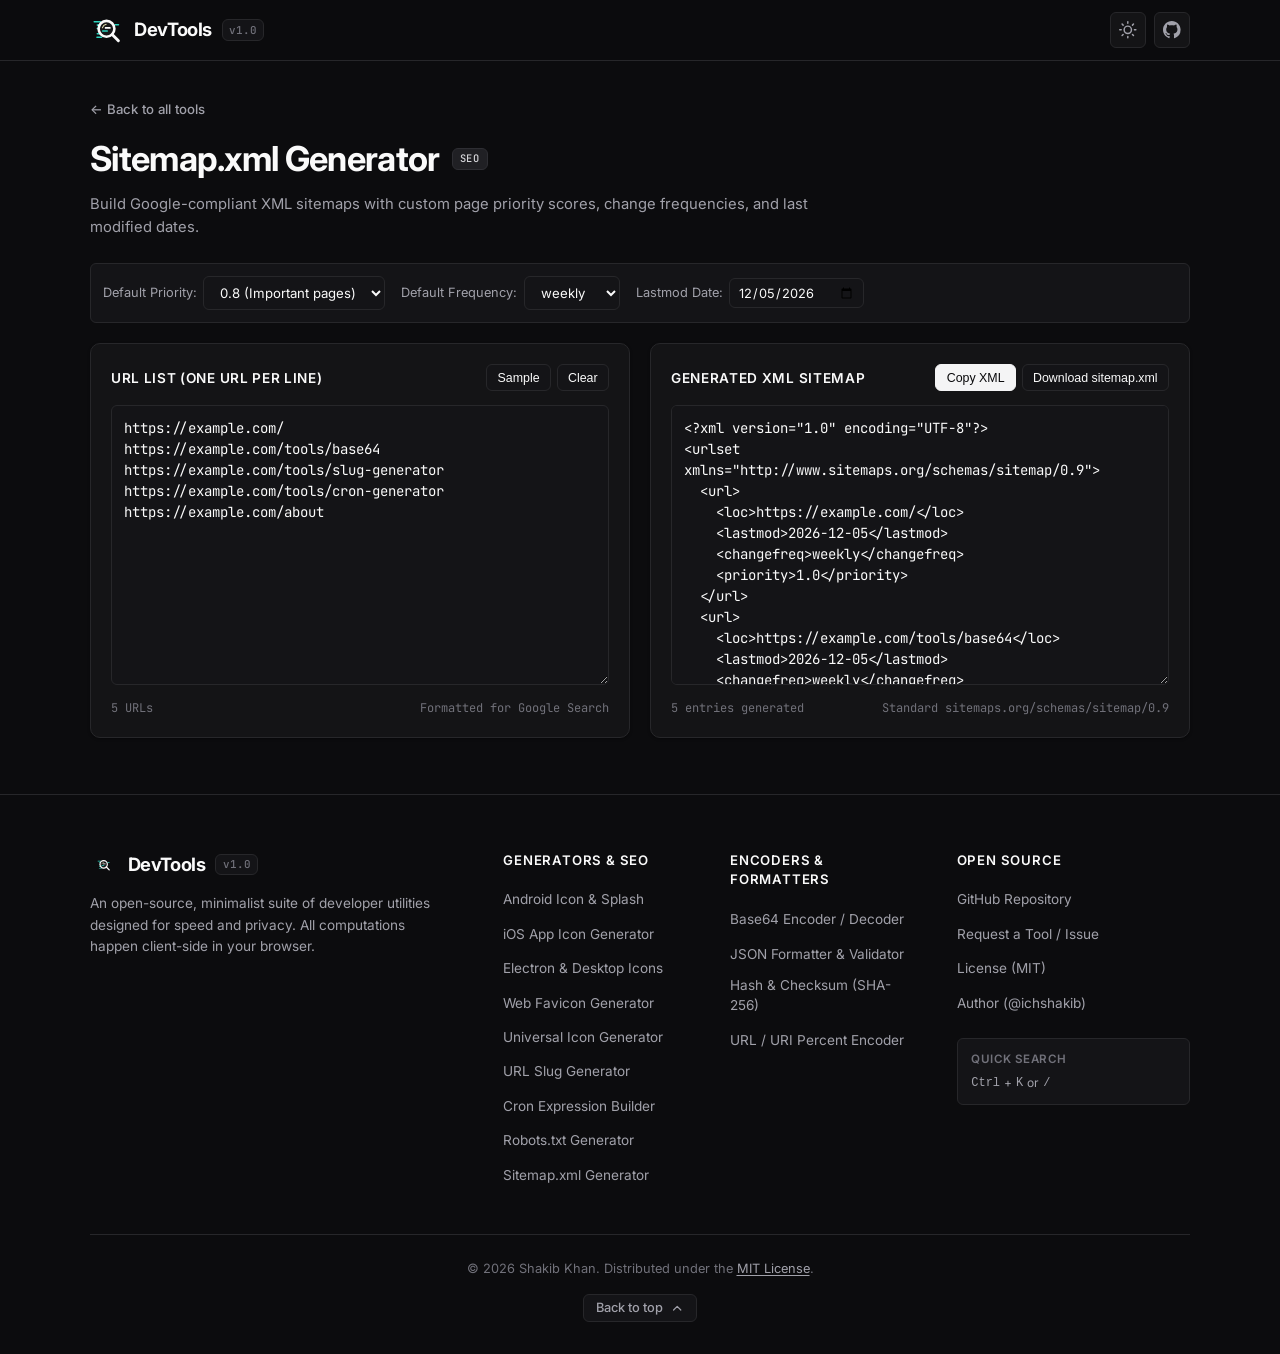
<file: tools/sitemap-generator.html>
<!DOCTYPE html>
<html lang="en">
<head>
  <meta charset="UTF-8">
  <meta name="viewport" content="width=device-width, initial-scale=1.0">
  <title>Sitemap.xml Generator - DevTools</title>
  <meta name="description" content="Generate XML sitemaps for Google, Bing, and search engines. Add URLs with priority, change frequency, and last modification timestamps.">
  <link rel="apple-touch-icon" sizes="180x180" href="../favicon_io/apple-touch-icon.png">
  <link rel="icon" type="image/png" sizes="32x32" href="../favicon_io/favicon-32x32.png">
  <link rel="icon" type="image/png" sizes="16x16" href="../favicon_io/favicon-16x16.png">
  <link rel="shortcut icon" href="../favicon_io/favicon.ico">
  <link rel="icon" type="image/x-icon" href="../favicon_io/favicon.ico">
  <link rel="manifest" href="../favicon_io/site.webmanifest">
  <link rel="preconnect" href="https://fonts.googleapis.com">
  <link rel="preconnect" href="https://fonts.gstatic.com" crossorigin>
  <link href="https://fonts.googleapis.com/css2?family=Inter:wght@400;500;600;700&family=JetBrains+Mono:wght@400;500&display=swap" rel="stylesheet">
  <link rel="stylesheet" href="../style.css">
  <script src="../components.js"></script>
</head>
<body>
  <!-- Main Navigation (Hydrated by components.js) -->
  <header id="site-header" class="site-header"></header>

  <main class="main-content">
    <div class="container">
      <div class="tool-page-header">
        <a href="../index.html" class="back-link">&larr; Back to all tools</a>
        <div class="tool-page-title-row">
          <h1 class="tool-page-title">Sitemap.xml Generator</h1>
          <span class="tool-badge">SEO</span>
        </div>
        <p class="tool-page-desc">Build Google-compliant XML sitemaps with custom page priority scores, change frequencies, and last modified dates.</p>
      </div>

      <!-- Settings & Defaults Bar -->
      <div class="tool-options-bar" style="margin-bottom: 1.25rem;">
        <div style="display: flex; align-items: center; gap: 0.4rem;">
          <span style="font-size: 0.8rem; color: var(--text-secondary);">Default Priority:</span>
          <select id="def-priority" class="tool-select">
            <option value="1.0">1.0 (Homepage)</option>
            <option value="0.8" selected>0.8 (Important pages)</option>
            <option value="0.6">0.6 (Secondary)</option>
            <option value="0.5">0.5 (Standard)</option>
            <option value="0.3">0.3 (Low)</option>
          </select>
        </div>

        <div style="display: flex; align-items: center; gap: 0.4rem;">
          <span style="font-size: 0.8rem; color: var(--text-secondary);">Default Frequency:</span>
          <select id="def-freq" class="tool-select">
            <option value="always">always</option>
            <option value="hourly">hourly</option>
            <option value="daily">daily</option>
            <option value="weekly" selected>weekly</option>
            <option value="monthly">monthly</option>
            <option value="yearly">yearly</option>
          </select>
        </div>

        <div style="display: flex; align-items: center; gap: 0.4rem;">
          <span style="font-size: 0.8rem; color: var(--text-secondary);">Lastmod Date:</span>
          <input type="date" id="def-date" class="tool-input" style="padding: 0.35rem 0.5rem; font-size: 0.8rem; width: auto;">
        </div>
      </div>

      <div class="tool-workspace">
        <!-- Input URL List Panel -->
        <div class="tool-panel">
          <div class="panel-header">
            <span class="panel-title">URL List (One URL per line)</span>
            <div class="panel-actions">
              <button id="btn-sample" class="btn-sm">Sample</button>
              <button id="btn-clear" class="btn-sm">Clear</button>
            </div>
          </div>
          <textarea id="input-urls" class="tool-textarea" style="min-height: 280px;" placeholder="https://example.com/&#10;https://example.com/about&#10;https://example.com/tools&#10;https://example.com/contact" spellcheck="false"></textarea>
          <div class="panel-footer">
            <span id="url-count">0 URLs</span>
            <span>Formatted for Google Search</span>
          </div>
        </div>

        <!-- Generated XML Panel -->
        <div class="tool-panel">
          <div class="panel-header">
            <span class="panel-title">Generated XML Sitemap</span>
            <div class="panel-actions">
              <button id="btn-copy" class="btn-sm btn-primary">Copy XML</button>
              <button id="btn-download" class="btn-sm">Download sitemap.xml</button>
            </div>
          </div>
          <textarea id="output-xml" class="tool-textarea" readonly spellcheck="false" style="min-height: 280px;"></textarea>
          <div class="panel-footer">
            <span id="output-stats">0 entries</span>
            <span>Standard sitemaps.org/schemas/sitemap/0.9</span>
          </div>
        </div>
      </div>
    </div>
  </main>

  <!-- Detailed Footer (Hydrated by components.js) -->
  <footer id="site-footer" class="site-footer"></footer>

  <script src="common.js"></script>
  <script>
    const inputUrls = document.getElementById('input-urls');
    const outputXml = document.getElementById('output-xml');
    const defPriority = document.getElementById('def-priority');
    const defFreq = document.getElementById('def-freq');
    const defDate = document.getElementById('def-date');
    const urlCount = document.getElementById('url-count');
    const outputStats = document.getElementById('output-stats');

    // Default to today's date YYYY-MM-DD
    defDate.value = new Date().toISOString().split('T')[0];

    function escapeXml(str) {
      return str.replace(/[<>&'"]/g, (c) => {
        switch (c) {
          case '<': return '&lt;';
          case '>': return '&gt;';
          case '&': return '&amp;';
          case '\'': return '&apos;';
          case '"': return '&quot;';
        }
      });
    }

    function generateSitemap() {
      const raw = inputUrls.value.trim();
      if (!raw) {
        outputXml.value = '';
        urlCount.textContent = '0 URLs';
        outputStats.textContent = '0 entries';
        return;
      }

      const lines = raw.split('\n').map(u => u.trim()).filter(Boolean);
      urlCount.textContent = `${lines.length} URLs`;

      const priority = defPriority.value;
      const freq = defFreq.value;
      const date = defDate.value || new Date().toISOString().split('T')[0];

      let xml = `<?xml version="1.0" encoding="UTF-8"?>\n`;
      xml += `<urlset xmlns="http://www.sitemaps.org/schemas/sitemap/0.9">\n`;

      lines.forEach((url, idx) => {
        // Ensure protocol
        let validUrl = url;
        if (!/^https?:\/\//i.test(validUrl)) {
          validUrl = 'https://' + validUrl;
        }

        // Give first line (usually homepage) priority 1.0
        const p = idx === 0 ? '1.0' : priority;

        xml += `  <url>\n`;
        xml += `    <loc>${escapeXml(validUrl)}</loc>\n`;
        xml += `    <lastmod>${date}</lastmod>\n`;
        xml += `    <changefreq>${freq}</changefreq>\n`;
        xml += `    <priority>${p}</priority>\n`;
        xml += `  </url>\n`;
      });

      xml += `</urlset>`;

      outputXml.value = xml;
      outputStats.textContent = `${lines.length} entries generated`;
    }

    [inputUrls, defPriority, defFreq, defDate].forEach(el => {
      el.addEventListener('input', generateSitemap);
      el.addEventListener('change', generateSitemap);
    });

    document.getElementById('btn-copy').addEventListener('click', () => {
      copyToClipboard(outputXml.value, 'Sitemap XML');
    });

    document.getElementById('btn-download').addEventListener('click', () => {
      downloadTextFile('sitemap.xml', outputXml.value, 'application/xml');
    });

    document.getElementById('btn-clear').addEventListener('click', () => {
      inputUrls.value = '';
      generateSitemap();
      inputUrls.focus();
    });

    document.getElementById('btn-sample').addEventListener('click', () => {
      inputUrls.value = [
        'https://example.com/',
        'https://example.com/tools/base64',
        'https://example.com/tools/slug-generator',
        'https://example.com/tools/cron-generator',
        'https://example.com/about'
      ].join('\n');
      generateSitemap();
    });

    // Sample initialization
    document.getElementById('btn-sample').click();
  </script>
</body>
</html>
</file>
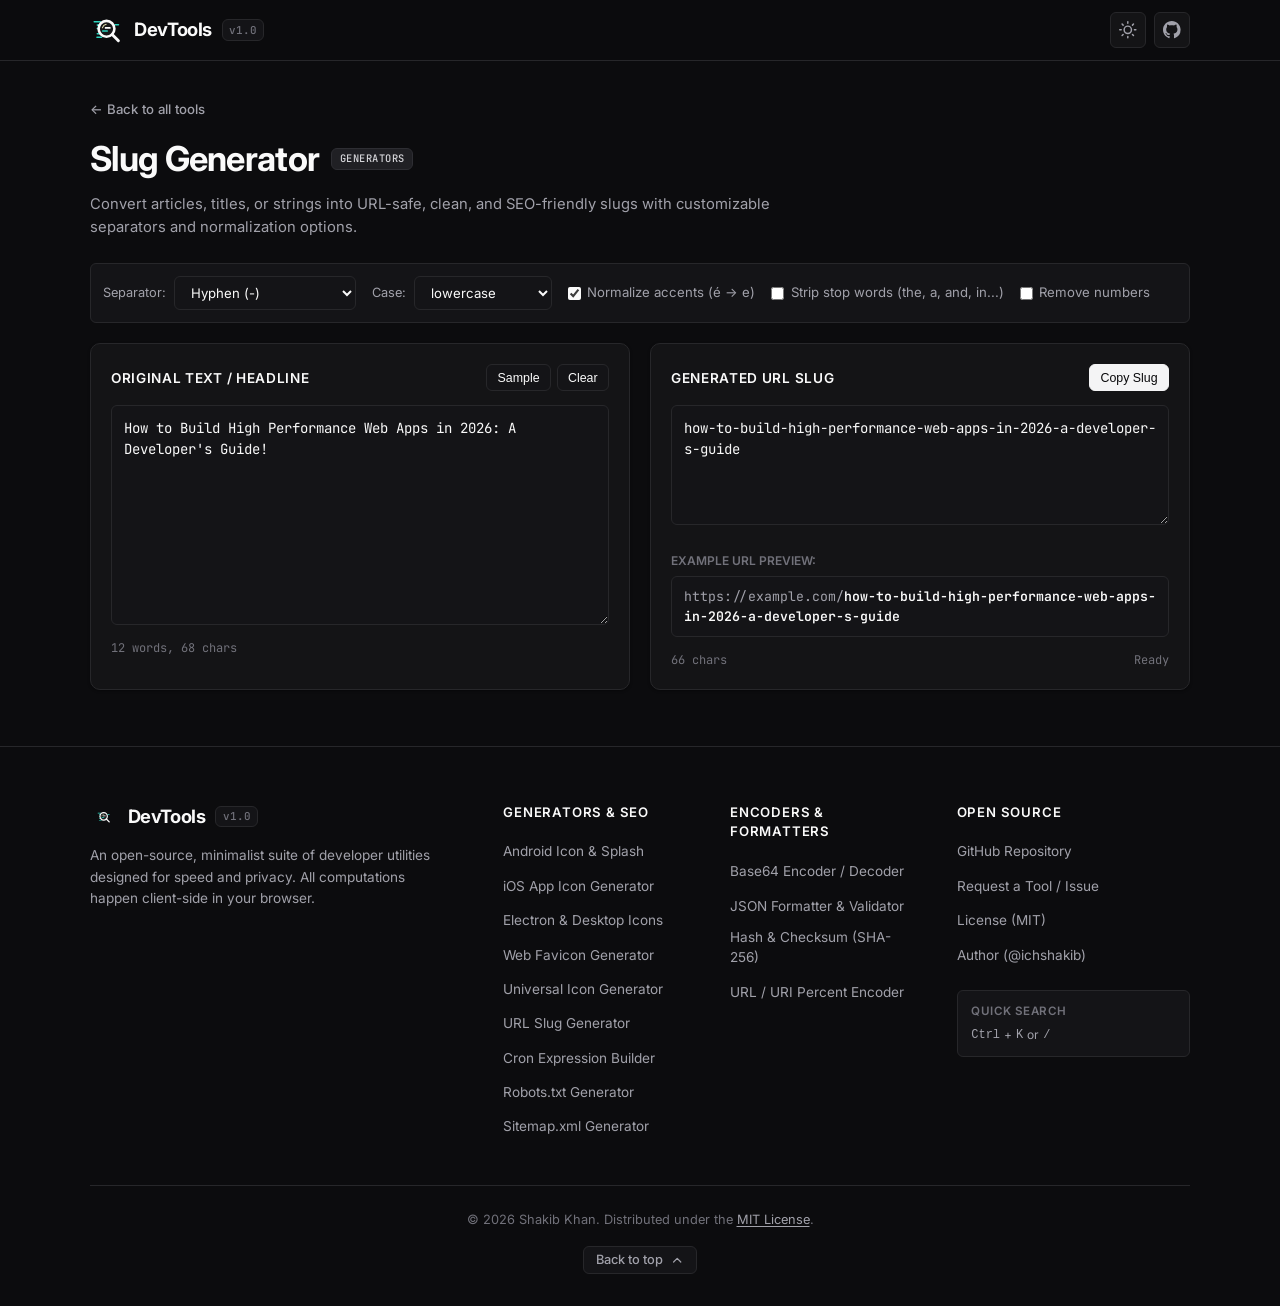
<file: tools/slug-generator.html>
<!DOCTYPE html>
<html lang="en">
<head>
  <meta charset="UTF-8">
  <meta name="viewport" content="width=device-width, initial-scale=1.0">
  <title>Slug Generator - DevTools</title>
  <meta name="description" content="Generate clean, SEO-optimized URL slugs from text strings with custom delimiters, diacritic stripping, and stop-word filtering.">
  <link rel="apple-touch-icon" sizes="180x180" href="../favicon_io/apple-touch-icon.png">
  <link rel="icon" type="image/png" sizes="32x32" href="../favicon_io/favicon-32x32.png">
  <link rel="icon" type="image/png" sizes="16x16" href="../favicon_io/favicon-16x16.png">
  <link rel="shortcut icon" href="../favicon_io/favicon.ico">
  <link rel="icon" type="image/x-icon" href="../favicon_io/favicon.ico">
  <link rel="manifest" href="../favicon_io/site.webmanifest">
  <link rel="preconnect" href="https://fonts.googleapis.com">
  <link rel="preconnect" href="https://fonts.gstatic.com" crossorigin>
  <link href="https://fonts.googleapis.com/css2?family=Inter:wght@400;500;600;700&family=JetBrains+Mono:wght@400;500&display=swap" rel="stylesheet">
  <link rel="stylesheet" href="../style.css">
  <script src="../components.js"></script>
</head>
<body>
  <!-- Main Navigation (Hydrated by components.js) -->
  <header id="site-header" class="site-header"></header>

  <main class="main-content">
    <div class="container">
      <div class="tool-page-header">
        <a href="../index.html" class="back-link">&larr; Back to all tools</a>
        <div class="tool-page-title-row">
          <h1 class="tool-page-title">Slug Generator</h1>
          <span class="tool-badge">Generators</span>
        </div>
        <p class="tool-page-desc">Convert articles, titles, or strings into URL-safe, clean, and SEO-friendly slugs with customizable separators and normalization options.</p>
      </div>

      <!-- Controls & Options -->
      <div class="tool-options-bar" style="margin-bottom: 1.25rem;">
        <div style="display: flex; align-items: center; gap: 0.5rem;">
          <span style="font-size: 0.8rem; color: var(--text-secondary);">Separator:</span>
          <select id="opt-delimiter" class="tool-select">
            <option value="-">Hyphen (-)</option>
            <option value="_">Underscore (_)</option>
            <option value=".">Dot (.)</option>
            <option value="">None (Concatenated)</option>
          </select>
        </div>

        <div style="display: flex; align-items: center; gap: 0.5rem;">
          <span style="font-size: 0.8rem; color: var(--text-secondary);">Case:</span>
          <select id="opt-case" class="tool-select">
            <option value="lower">lowercase</option>
            <option value="upper">UPPERCASE</option>
            <option value="preserve">Preserve Case</option>
          </select>
        </div>

        <label class="option-group">
          <input type="checkbox" id="opt-accents" checked>
          <span>Normalize accents (é &rarr; e)</span>
        </label>

        <label class="option-group">
          <input type="checkbox" id="opt-stopwords">
          <span>Strip stop words (the, a, and, in...)</span>
        </label>

        <label class="option-group">
          <input type="checkbox" id="opt-numbers">
          <span>Remove numbers</span>
        </label>
      </div>

      <!-- Main Workspace -->
      <div class="tool-workspace">
        <!-- Input Panel -->
        <div class="tool-panel">
          <div class="panel-header">
            <span class="panel-title">Original Text / Headline</span>
            <div class="panel-actions">
              <button id="btn-sample" class="btn-sm">Sample</button>
              <button id="btn-clear" class="btn-sm">Clear</button>
            </div>
          </div>
          <textarea id="input-text" class="tool-textarea" placeholder="Type or paste headline or title here..." spellcheck="false">How to Build High Performance Web Apps in 2026: A Developer's Guide!</textarea>
          <div class="panel-footer">
            <span id="input-stats">0 words, 0 chars</span>
          </div>
        </div>

        <!-- Output Panel -->
        <div class="tool-panel">
          <div class="panel-header">
            <span class="panel-title">Generated URL Slug</span>
            <div class="panel-actions">
              <button id="btn-copy" class="btn-sm btn-primary">Copy Slug</button>
            </div>
          </div>
          <textarea id="output-text" class="tool-textarea" readonly spellcheck="false" style="min-height: 120px;"></textarea>
          
          <div style="margin-top: 0.5rem;">
            <span style="font-size: 0.75rem; color: var(--text-muted); text-transform: uppercase; font-weight: 600;">Example URL Preview:</span>
            <div id="url-preview" style="margin-top: 0.35rem; padding: 0.6rem 0.75rem; background: var(--bg-secondary); border: 1px solid var(--border-color); border-radius: var(--radius-sm); font-family: var(--font-mono); font-size: 0.825rem; color: var(--text-secondary); word-break: break-all;">
              https://example.com/<span id="slug-preview" style="color: var(--text-primary); font-weight: 600;"></span>
            </div>
          </div>

          <div class="panel-footer" style="margin-top: auto;">
            <span id="output-stats">0 chars</span>
            <span>Ready</span>
          </div>
        </div>
      </div>
    </div>
  </main>
  <!-- Detailed Footer (Hydrated by components.js) -->
  <footer id="site-footer" class="site-footer"></footer>

  <script src="common.js"></script>
  <script>
    const STOP_WORDS = new Set([
      'a', 'about', 'above', 'after', 'again', 'against', 'all', 'am', 'an', 'and', 'any', 'are', 'as', 'at',
      'be', 'because', 'been', 'before', 'being', 'below', 'between', 'both', 'but', 'by', 'could', 'did', 'do',
      'does', 'doing', 'down', 'during', 'each', 'few', 'for', 'from', 'further', 'had', 'has', 'have', 'having',
      'he', 'her', 'here', 'hers', 'herself', 'him', 'himself', 'his', 'how', 'i', 'if', 'in', 'into', 'is', 'it',
      'its', 'itself', 'just', 'me', 'more', 'most', 'my', 'myself', 'no', 'nor', 'not', 'now', 'of', 'off', 'on',
      'once', 'only', 'or', 'other', 'ought', 'our', 'ours', 'ourselves', 'out', 'over', 'own', 'same', 'she',
      'should', 'so', 'some', 'such', 'than', 'that', 'the', 'their', 'theirs', 'them', 'themselves', 'then',
      'there', 'these', 'they', 'this', 'those', 'through', 'to', 'too', 'under', 'until', 'up', 'very', 'was',
      'we', 'were', 'what', 'when', 'where', 'which', 'while', 'who', 'whom', 'why', 'with', 'would', 'you', 'your'
    ]);

    const inputText = document.getElementById('input-text');
    const outputText = document.getElementById('output-text');
    const slugPreview = document.getElementById('slug-preview');
    const optDelimiter = document.getElementById('opt-delimiter');
    const optCase = document.getElementById('opt-case');
    const optAccents = document.getElementById('opt-accents');
    const optStopwords = document.getElementById('opt-stopwords');
    const optNumbers = document.getElementById('opt-numbers');
    const inputStats = document.getElementById('input-stats');
    const outputStats = document.getElementById('output-stats');

    function generateSlug() {
      let str = inputText.value || '';
      
      const words = str.trim() ? str.trim().split(/\s+/).length : 0;
      inputStats.textContent = `${words} words, ${str.length} chars`;

      if (!str.trim()) {
        outputText.value = '';
        slugPreview.textContent = '';
        outputStats.textContent = '0 chars';
        return;
      }

      // Accents / Diacritics normalization
      if (optAccents.checked) {
        str = str.normalize('NFD').replace(/[\u0300-\u036f]/g, '');
      }

      // Case conversion
      if (optCase.value === 'lower') {
        str = str.toLowerCase();
      } else if (optCase.value === 'upper') {
        str = str.toUpperCase();
      }

      // Remove numbers if enabled
      if (optNumbers.checked) {
        str = str.replace(/[0-9]/g, '');
      }

      // Replace symbols and punctuation with space
      str = str.replace(/[^a-zA-Z0-9\s]/g, ' ');

      // Split into words
      let tokens = str.trim().split(/\s+/).filter(Boolean);

      // Filter stop words if enabled
      if (optStopwords.checked) {
        tokens = tokens.filter(token => !STOP_WORDS.has(token.toLowerCase()));
      }

      const delimiter = optDelimiter.value;
      const slug = tokens.join(delimiter);

      outputText.value = slug;
      slugPreview.textContent = slug;
      outputStats.textContent = `${slug.length} chars`;
    }

    [inputText, optDelimiter, optCase, optAccents, optStopwords, optNumbers].forEach(el => {
      el.addEventListener('input', generateSlug);
      el.addEventListener('change', generateSlug);
    });

    document.getElementById('btn-copy').addEventListener('click', () => {
      copyToClipboard(outputText.value, 'Slug');
    });

    document.getElementById('btn-clear').addEventListener('click', () => {
      inputText.value = '';
      generateSlug();
      inputText.focus();
    });

    document.getElementById('btn-sample').addEventListener('click', () => {
      inputText.value = '10 Best Clean Architecture Tips for Web Developers (Part 2) — An In-Depth Look!';
      generateSlug();
    });

    // Initial run
    generateSlug();
  </script>
</body>
</html>
</file>
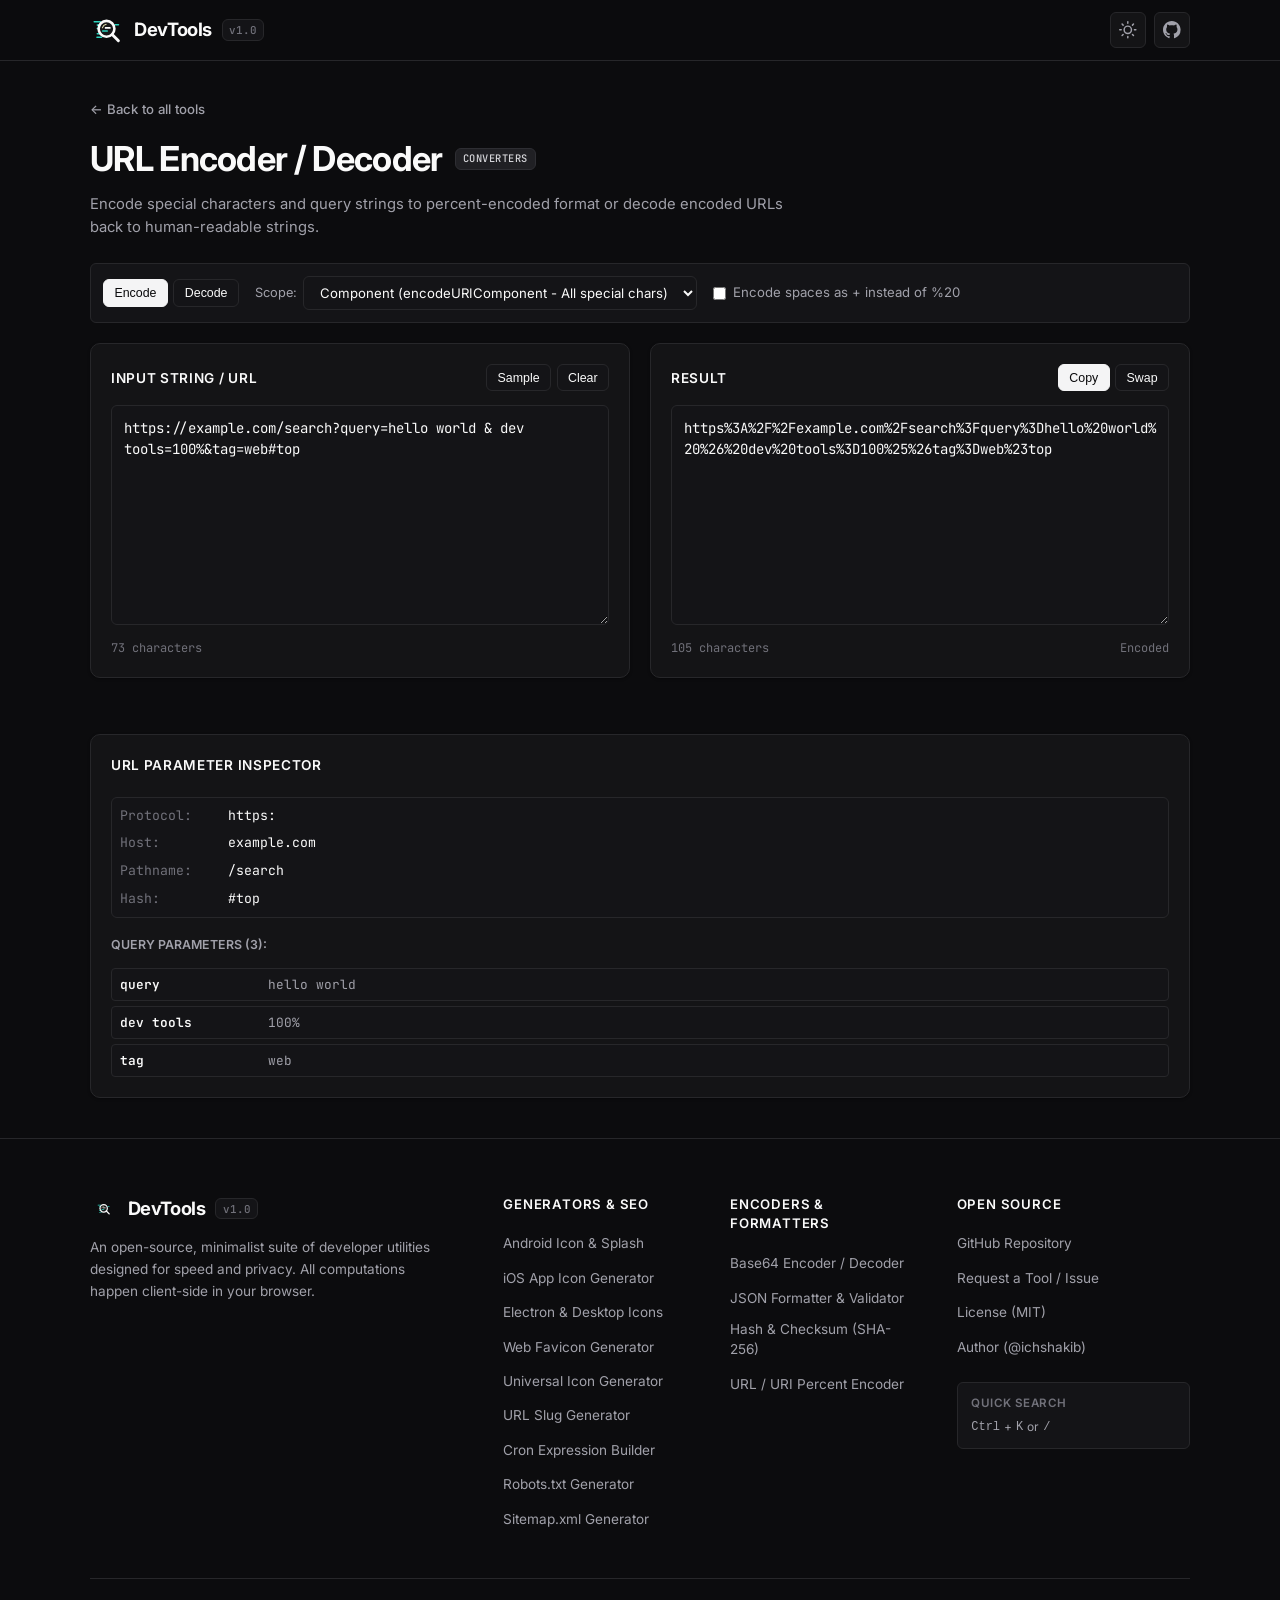
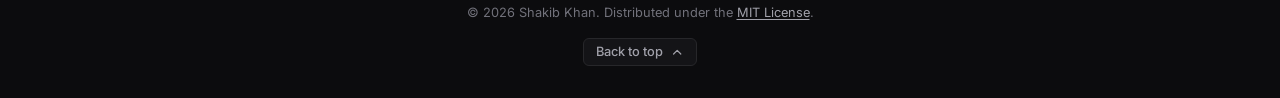
<file: tools/url-encoder.html>
<!DOCTYPE html>
<html lang="en">
<head>
  <meta charset="UTF-8">
  <meta name="viewport" content="width=device-width, initial-scale=1.0">
  <title>URL Encoder / Decoder - DevTools</title>
  <meta name="description" content="Safely escape and unescape query parameters, URIs, and special percent-encoded characters according to RFC 3986 with URL inspector.">
  <link rel="apple-touch-icon" sizes="180x180" href="../favicon_io/apple-touch-icon.png">
  <link rel="icon" type="image/png" sizes="32x32" href="../favicon_io/favicon-32x32.png">
  <link rel="icon" type="image/png" sizes="16x16" href="../favicon_io/favicon-16x16.png">
  <link rel="shortcut icon" href="../favicon_io/favicon.ico">
  <link rel="icon" type="image/x-icon" href="../favicon_io/favicon.ico">
  <link rel="manifest" href="../favicon_io/site.webmanifest">
  <link rel="preconnect" href="https://fonts.googleapis.com">
  <link rel="preconnect" href="https://fonts.gstatic.com" crossorigin>
  <link href="https://fonts.googleapis.com/css2?family=Inter:wght@400;500;600;700&family=JetBrains+Mono:wght@400;500&display=swap" rel="stylesheet">
  <link rel="stylesheet" href="../style.css">
  <script src="../components.js"></script>
</head>
<body>
  <!-- Main Navigation (Hydrated by components.js) -->
  <header id="site-header" class="site-header"></header>

  <main class="main-content">
    <div class="container">
      <div class="tool-page-header">
        <a href="../index.html" class="back-link">&larr; Back to all tools</a>
        <div class="tool-page-title-row">
          <h1 class="tool-page-title">URL Encoder / Decoder</h1>
          <span class="tool-badge">Converters</span>
        </div>
        <p class="tool-page-desc">Encode special characters and query strings to percent-encoded format or decode encoded URLs back to human-readable strings.</p>
      </div>

      <!-- Controls & Options -->
      <div class="tool-options-bar" style="margin-bottom: 1.25rem;">
        <div style="display: flex; gap: 0.35rem;">
          <button id="mode-encode" class="btn-sm btn-primary">Encode</button>
          <button id="mode-decode" class="btn-sm">Decode</button>
        </div>

        <div style="display: flex; align-items: center; gap: 0.4rem;">
          <span style="font-size: 0.8rem; color: var(--text-secondary);">Scope:</span>
          <select id="opt-scope" class="tool-select">
            <option value="component">Component (encodeURIComponent - All special chars)</option>
            <option value="full">Full URL (encodeURI - Preserves ://?#)</option>
          </select>
        </div>

        <label class="option-group">
          <input type="checkbox" id="opt-plus">
          <span>Encode spaces as + instead of %20</span>
        </label>
      </div>

      <!-- Workspace -->
      <div class="tool-workspace">
        <!-- Input Panel -->
        <div class="tool-panel">
          <div class="panel-header">
            <span class="panel-title" id="input-label">Input String / URL</span>
            <div class="panel-actions">
              <button id="btn-sample" class="btn-sm">Sample</button>
              <button id="btn-clear" class="btn-sm">Clear</button>
            </div>
          </div>
          <textarea id="input-text" class="tool-textarea" placeholder="Paste URL or string here..." spellcheck="false">https://example.com/search?query=hello world & dev tools=100%&tag=web#top</textarea>
          <div class="panel-footer">
            <span id="input-stats">0 characters</span>
          </div>
        </div>

        <!-- Output Panel -->
        <div class="tool-panel">
          <div class="panel-header">
            <span class="panel-title" id="output-label">Result</span>
            <div class="panel-actions">
              <button id="btn-copy" class="btn-sm btn-primary">Copy</button>
              <button id="btn-swap" class="btn-sm">Swap</button>
            </div>
          </div>
          <textarea id="output-text" class="tool-textarea" readonly spellcheck="false" placeholder="Result will appear here..."></textarea>
          <div class="panel-footer">
            <span id="output-stats">0 characters</span>
            <span id="status-text">Ready</span>
          </div>
        </div>
      </div>

      <!-- URL Breakdown / Inspector -->
      <div class="tool-panel" style="margin-bottom: 2.5rem;">
        <span class="panel-title">URL Parameter Inspector</span>
        <div id="inspector-grid" style="display: flex; flex-direction: column; gap: 0.5rem; margin-top: 0.5rem;">
          <!-- Populated via JS -->
        </div>
      </div>
    </div>
  </main>

  <!-- Detailed Footer (Hydrated by components.js) -->
  <footer id="site-footer" class="site-footer"></footer>

  <script src="common.js"></script>
  <script>
    let currentMode = 'encode';
    const inputText = document.getElementById('input-text');
    const outputText = document.getElementById('output-text');
    const modeEncode = document.getElementById('mode-encode');
    const modeDecode = document.getElementById('mode-decode');
    const optScope = document.getElementById('opt-scope');
    const optPlus = document.getElementById('opt-plus');
    const inputLabel = document.getElementById('input-label');
    const outputLabel = document.getElementById('output-label');
    const inputStats = document.getElementById('input-stats');
    const outputStats = document.getElementById('output-stats');
    const statusText = document.getElementById('status-text');
    const inspectorGrid = document.getElementById('inspector-grid');

    function process() {
      const val = inputText.value;
      inputStats.textContent = `${val.length} characters`;

      if (!val) {
        outputText.value = '';
        outputStats.textContent = '0 characters';
        statusText.textContent = 'Ready';
        inspectorGrid.innerHTML = '<span style="color: var(--text-muted); font-size: 0.8rem;">Enter a valid URL above to inspect its parameters.</span>';
        return;
      }

      try {
        let res = '';
        if (currentMode === 'encode') {
          if (optScope.value === 'component') {
            res = encodeURIComponent(val);
          } else {
            res = encodeURI(val);
          }
          if (optPlus.checked) {
            res = res.replace(/%20/g, '+');
          }
          statusText.textContent = 'Encoded';
        } else {
          let toDecode = val;
          if (optPlus.checked || toDecode.includes('+')) {
            toDecode = toDecode.replace(/\+/g, '%20');
          }
          if (optScope.value === 'component') {
            res = decodeURIComponent(toDecode);
          } else {
            res = decodeURI(toDecode);
          }
          statusText.textContent = 'Decoded';
        }
        outputText.value = res;
        outputStats.textContent = `${res.length} characters`;
      } catch (err) {
        outputText.value = '';
        outputStats.textContent = '0 characters';
        statusText.textContent = 'Error: Malformed URI sequence';
      }

      inspectUrl(val);
    }

    function inspectUrl(val) {
      try {
        const url = new URL(val);
        let html = `
          <div style="display: grid; grid-template-columns: 100px 1fr; gap: 0.5rem; font-size: 0.825rem; font-family: var(--font-mono); padding: 0.5rem; background: var(--bg-secondary); border-radius: var(--radius-sm); border: 1px solid var(--border-color);">
            <span style="color: var(--text-muted);">Protocol:</span><span>${url.protocol}</span>
            <span style="color: var(--text-muted);">Host:</span><span>${url.host}</span>
            <span style="color: var(--text-muted);">Pathname:</span><span>${url.pathname}</span>
            <span style="color: var(--text-muted);">Hash:</span><span>${url.hash || '(none)'}</span>
          </div>
        `;

        const params = Array.from(url.searchParams.entries());
        if (params.length > 0) {
          html += `<div style="margin-top: 0.65rem; font-size: 0.775rem; font-weight: 600; text-transform: uppercase; color: var(--text-secondary);">Query Parameters (${params.length}):</div>`;
          html += `<div style="display: flex; flex-direction: column; gap: 0.35rem; margin-top: 0.35rem;">`;
          params.forEach(([k, v]) => {
            html += `
              <div style="display: grid; grid-template-columns: 140px 1fr; gap: 0.5rem; padding: 0.35rem 0.5rem; background: var(--bg-secondary); border: 1px solid var(--border-color); border-radius: 4px; font-family: var(--font-mono); font-size: 0.8rem;">
                <span style="font-weight: 600; color: var(--text-primary); word-break: break-all;">${k}</span>
                <span style="color: var(--text-secondary); word-break: break-all;">${v}</span>
              </div>
            `;
          });
          html += `</div>`;
        }
        inspectorGrid.innerHTML = html;
      } catch (e) {
        inspectorGrid.innerHTML = '<span style="color: var(--text-muted); font-size: 0.8rem;">Enter a full URL (with https://) to inspect parameters.</span>';
      }
    }

    function setMode(mode) {
      currentMode = mode;
      if (mode === 'encode') {
        modeEncode.classList.add('btn-primary');
        modeDecode.classList.remove('btn-primary');
        inputLabel.textContent = 'Input Plain String / URL';
        outputLabel.textContent = 'Encoded Output';
      } else {
        modeDecode.classList.add('btn-primary');
        modeEncode.classList.remove('btn-primary');
        inputLabel.textContent = 'Input Percent-Encoded String';
        outputLabel.textContent = 'Decoded Output';
      }
      process();
    }

    modeEncode.addEventListener('click', () => setMode('encode'));
    modeDecode.addEventListener('click', () => setMode('decode'));
    inputText.addEventListener('input', process);
    optScope.addEventListener('change', process);
    optPlus.addEventListener('change', process);

    document.getElementById('btn-copy').addEventListener('click', () => {
      copyToClipboard(outputText.value, 'Result');
    });

    document.getElementById('btn-clear').addEventListener('click', () => {
      inputText.value = '';
      outputText.value = '';
      inspectorGrid.innerHTML = '';
      inputStats.textContent = '0 characters';
      outputStats.textContent = '0 characters';
      statusText.textContent = 'Ready';
      inputText.focus();
    });

    document.getElementById('btn-swap').addEventListener('click', () => {
      const temp = outputText.value;
      if (!temp) return;
      inputText.value = temp;
      setMode(currentMode === 'encode' ? 'decode' : 'encode');
    });

    document.getElementById('btn-sample').addEventListener('click', () => {
      inputText.value = 'https://api.example.com/v1/search?term=dev tools & frameworks=vue&react&active=true';
      process();
    });

    process();
  </script>
</body>
</html>
</file>
<file: style.css>
/* ==========================================================================
   DevTools Stylesheet - Minimalist Monochrome Developer Utilities
   No blue/indigo colors, clean borders, crisp typography, distraction-free
   Fully responsive across all screen sizes (mobile, tablet, desktop)
   ========================================================================== */

:root {
  /* Dark Mode (Default) - Pure Minimalist Palette */
  --bg-primary: #0c0c0e;
  --bg-secondary: #141417;
  --bg-surface: #18181b;
  --bg-surface-hover: #222226;
  --bg-card: #141416;
  --bg-card-hover: #1b1b1f;
  
  --border-color: #27272a;
  --border-subtle: #202024;
  --border-hover: #52525b;
  --border-focus: #a1a1aa;
  
  --text-primary: #fafafa;
  --text-secondary: #a1a1aa;
  --text-muted: #71717a;
  
  --badge-bg: #202024;
  --badge-text: #d4d4d8;
  --badge-border: #2e2e33;

  --btn-active-bg: #f4f4f5;
  --btn-active-text: #09090b;

  --scrollbar-thumb: #27272a;
  --scrollbar-thumb-hover: #3f3f46;
  --scrollbar-track: transparent;

  --shadow-card: 0 1px 3px rgba(0, 0, 0, 0.4);
  --shadow-hover: 0 4px 12px rgba(0, 0, 0, 0.5);
  
  --radius-sm: 6px;
  --radius-md: 10px;
  --radius-lg: 14px;
  --radius-full: 9999px;
  
  --font-sans: 'Inter', -apple-system, BlinkMacSystemFont, 'Segoe UI', Roboto, sans-serif;
  --font-mono: 'JetBrains Mono', 'Fira Code', monospace;
  
  --logo-rim: #fafafa;
  --logo-glass: rgba(255, 255, 255, 0.05);
  --logo-accent: #2dd4bf;
  --logo-main: #ffffff;
  --logo-refl: #fef9c3;

  --transition: 0.15s ease;
}

/* Light Mode - Pure Minimalist Palette */
[data-theme="light"] {
  --bg-primary: #fafafa;
  --bg-secondary: #f4f4f5;
  --bg-surface: #ffffff;
  --bg-surface-hover: #f4f4f5;
  --bg-card: #ffffff;
  --bg-card-hover: #fafafa;
  
  --border-color: #e4e4e7;
  --border-subtle: #f0f0f2;
  --border-hover: #a1a1aa;
  --border-focus: #18181b;
  
  --text-primary: #09090b;
  --text-secondary: #52525b;
  --text-muted: #a1a1aa;
  
  --badge-bg: #f4f4f5;
  --badge-text: #3f3f46;
  --badge-border: #e4e4e7;

  --btn-active-bg: #09090b;
  --btn-active-text: #fafafa;

  --scrollbar-thumb: #d4d4d8;
  --scrollbar-thumb-hover: #a1a1aa;
  --scrollbar-track: transparent;

  --logo-rim: #18181b;
  --logo-glass: rgba(0, 0, 0, 0.04);
  --logo-accent: #0d9488;
  --logo-main: #18181b;
  --logo-refl: #ca8a04;

  --shadow-card: 0 1px 3px rgba(0, 0, 0, 0.04);
  --shadow-hover: 0 4px 12px rgba(0, 0, 0, 0.08);
}

/* Base Reset */
*, *::before, *::after {
  box-sizing: border-box;
  margin: 0;
  padding: 0;
}

/* Minimalist Scrollbar UI (Firefox & Standard) */
* {
  scrollbar-width: thin;
  scrollbar-color: var(--scrollbar-thumb) var(--scrollbar-track);
}

/* Minimalist Scrollbar UI (Webkit: Chrome, Safari, Edge) */
::-webkit-scrollbar {
  width: 6px;
  height: 6px;
}

::-webkit-scrollbar-track {
  background: var(--scrollbar-track);
}

::-webkit-scrollbar-thumb {
  background-color: var(--scrollbar-thumb);
  border-radius: var(--radius-full);
  transition: background-color var(--transition);
}

::-webkit-scrollbar-thumb:hover {
  background-color: var(--scrollbar-thumb-hover);
}

::-webkit-scrollbar-corner {
  background: transparent;
}

html {
  font-size: 16px;
  scroll-behavior: smooth;
  max-width: 100%;
}

body {
  font-family: var(--font-sans);
  background-color: var(--bg-primary);
  color: var(--text-primary);
  min-height: 100vh;
  line-height: 1.5;
  -webkit-font-smoothing: antialiased;
  -moz-osx-font-smoothing: grayscale;
  max-width: 100%;
  transition: background-color var(--transition), color var(--transition);
}

.main-content {
  padding-top: 3.75rem;
}

.container {
  width: 100%;
  max-width: 1140px;
  margin: 0 auto;
  padding: 0 1.25rem;
}

/* Fixed Header - Pinned at top on scroll */
.site-header {
  position: fixed;
  top: 0;
  left: 0;
  right: 0;
  width: 100%;
  z-index: 100;
  background: rgba(12, 12, 14, 0.92);
  backdrop-filter: blur(12px);
  -webkit-backdrop-filter: blur(12px);
  border-bottom: 1px solid var(--border-color);
  transition: background var(--transition), border-color var(--transition);
}

[data-theme="light"] .site-header {
  background: rgba(250, 250, 250, 0.92);
}

.header-inner {
  height: 3.75rem;
  display: flex;
  align-items: center;
  justify-content: space-between;
  gap: 0.75rem;
}

.brand {
  display: flex;
  align-items: center;
  gap: 0.6rem;
  text-decoration: none;
  color: var(--text-primary);
  min-width: 0;
}

.brand-icon {
  width: 2.15rem;
  height: 2.15rem;
  flex-shrink: 0;
  display: flex;
  align-items: center;
  justify-content: center;
  background: transparent;
}

.brand-icon.small {
  width: 1.85rem;
  height: 1.85rem;
}

.brand-icon svg {
  width: 100%;
  height: 100%;
  display: block;
}

.logo-rim {
  stroke: var(--logo-rim);
  transition: stroke var(--transition);
}

.logo-glass {
  fill: var(--logo-glass);
  transition: fill var(--transition);
}

.logo-accent {
  fill: var(--logo-accent);
  transition: fill var(--transition);
}

.logo-main {
  fill: var(--logo-main);
  transition: fill var(--transition);
}

.logo-refl {
  stroke: var(--logo-refl);
  transition: stroke var(--transition);
}

.brand-name {
  font-size: 1.15rem;
  font-weight: 700;
  letter-spacing: -0.02em;
  white-space: nowrap;
}

.brand-badge {
  font-size: 0.68rem;
  font-family: var(--font-mono);
  font-weight: 500;
  background: var(--bg-secondary);
  color: var(--text-muted);
  padding: 0.1rem 0.4rem;
  border-radius: var(--radius-sm);
  border: 1px solid var(--border-color);
  white-space: nowrap;
}

.header-actions {
  display: flex;
  align-items: center;
  gap: 0.5rem;
  flex-shrink: 0;
}

.icon-button {
  width: 2.25rem;
  height: 2.25rem;
  border-radius: var(--radius-sm);
  border: 1px solid var(--border-color);
  background: var(--bg-card);
  color: var(--text-secondary);
  display: flex;
  align-items: center;
  justify-content: center;
  cursor: pointer;
  transition: all var(--transition);
  text-decoration: none;
  flex-shrink: 0;
}

.icon-button:hover {
  color: var(--text-primary);
  border-color: var(--border-hover);
  background: var(--bg-surface-hover);
}

.icon-button svg {
  width: 1.1rem;
  height: 1.1rem;
}

/* Theme Toggle Icons */
[data-theme="dark"] .sun-icon {
  display: block;
}
[data-theme="dark"] .moon-icon {
  display: none;
}
[data-theme="light"] .sun-icon {
  display: none;
}
[data-theme="light"] .moon-icon {
  display: block;
}

/* Hero Section */
.hero-section {
  padding: 3.5rem 0 2rem;
  text-align: center;
}

.hero-container {
  max-width: 680px;
}

.hero-badge {
  display: inline-block;
  padding: 0.25rem 0.75rem;
  border-radius: var(--radius-full);
  background: var(--bg-secondary);
  border: 1px solid var(--border-color);
  font-size: 0.75rem;
  font-weight: 500;
  color: var(--text-secondary);
  margin-bottom: 1rem;
}

.hero-title {
  font-size: clamp(1.85rem, 5vw, 2.5rem);
  font-weight: 700;
  letter-spacing: -0.03em;
  margin-bottom: 0.75rem;
  color: var(--text-primary);
  line-height: 1.2;
}

.hero-subtitle {
  font-size: clamp(0.875rem, 2.5vw, 1rem);
  color: var(--text-secondary);
  line-height: 1.6;
  margin-bottom: 2rem;
  padding: 0 0.5rem;
}

/* Search Box */
.search-wrapper {
  max-width: 540px;
  width: 100%;
  margin: 0 auto 1.75rem;
}

.search-box {
  position: relative;
  display: flex;
  align-items: center;
  background: var(--bg-card);
  border: 1px solid var(--border-color);
  border-radius: var(--radius-md);
  padding: 0.25rem 0.75rem 0.25rem 1rem;
  box-shadow: var(--shadow-card);
  transition: border-color var(--transition);
  width: 100%;
}

.search-box:focus-within {
  border-color: var(--border-focus);
}

.search-icon {
  width: 1.15rem;
  height: 1.15rem;
  color: var(--text-muted);
  flex-shrink: 0;
  margin-right: 0.65rem;
}

.search-box input {
  flex: 1;
  border: none;
  outline: none;
  background: transparent;
  color: var(--text-primary);
  font-family: inherit;
  font-size: 16px; /* Prevents auto-zoom in iOS Safari */
  padding: 0.55rem 0;
  min-width: 0;
}

.search-box input::placeholder {
  color: var(--text-muted);
}

.search-clear {
  background: none;
  border: none;
  color: var(--text-muted);
  width: 1.5rem;
  height: 1.5rem;
  display: flex;
  align-items: center;
  justify-content: center;
  cursor: pointer;
  border-radius: 50%;
  margin-right: 0.4rem;
  flex-shrink: 0;
}

.search-clear:hover {
  color: var(--text-primary);
}

.search-clear svg {
  width: 0.9rem;
  height: 0.9rem;
}

.search-shortcut {
  display: flex;
  align-items: center;
  gap: 0.2rem;
  flex-shrink: 0;
}

.kbd-key {
  font-family: var(--font-mono);
  font-size: 0.7rem;
  padding: 0.15rem 0.35rem;
  border-radius: 3px;
  background: var(--bg-secondary);
  border: 1px solid var(--border-color);
  color: var(--text-muted);
}

/* Category Filter Pills */
.category-filters {
  display: flex;
  flex-wrap: wrap;
  justify-content: center;
  gap: 0.4rem;
}

.filter-pill {
  border: 1px solid var(--border-color);
  background: var(--bg-card);
  color: var(--text-secondary);
  padding: 0.35rem 0.75rem;
  border-radius: var(--radius-full);
  font-size: 0.8rem;
  font-weight: 500;
  cursor: pointer;
  display: inline-flex;
  align-items: center;
  gap: 0.4rem;
  transition: all var(--transition);
  white-space: nowrap;
  user-select: none;
}

.filter-pill:hover {
  color: var(--text-primary);
  border-color: var(--border-hover);
}

.filter-pill.active {
  background: var(--btn-active-bg);
  border-color: var(--btn-active-bg);
  color: var(--btn-active-text);
  font-weight: 600;
}

.filter-count {
  font-size: 0.7rem;
  font-family: var(--font-mono);
  padding: 0.05rem 0.35rem;
  border-radius: var(--radius-full);
  background: rgba(125, 125, 125, 0.15);
  color: inherit;
}

.filter-pill.active .filter-count {
  background: rgba(0, 0, 0, 0.2);
}

[data-theme="light"] .filter-pill.active .filter-count {
  background: rgba(255, 255, 255, 0.3);
}

/* Tools Section */
.tools-section {
  padding: 1.5rem 0 4.5rem;
}

.section-meta {
  display: flex;
  justify-content: space-between;
  align-items: center;
  flex-wrap: wrap;
  gap: 0.5rem;
  margin-bottom: 1.25rem;
  padding-bottom: 0.6rem;
  border-bottom: 1px solid var(--border-color);
}

.section-heading {
  font-size: 1.15rem;
  font-weight: 600;
  letter-spacing: -0.01em;
}

.results-stats {
  font-size: 0.8rem;
  color: var(--text-muted);
  font-family: var(--font-mono);
}

/* Tools Grid */
.tools-grid {
  display: grid;
  grid-template-columns: repeat(auto-fill, minmax(310px, 1fr));
  gap: 1rem;
}

/* Tool Card - Clean & Minimal */
.tool-card {
  position: relative;
  background: var(--bg-card);
  border: 1px solid var(--border-color);
  border-radius: var(--radius-md);
  padding: 1.25rem;
  display: flex;
  flex-direction: column;
  justify-content: space-between;
  text-decoration: none;
  color: inherit;
  cursor: pointer;
  transition: border-color var(--transition), transform var(--transition), background-color var(--transition);
  box-shadow: var(--shadow-card);
  word-break: break-word;
  overflow-wrap: anywhere;
}

.tool-card:hover {
  transform: translateY(-2px);
  border-color: var(--border-hover);
  background: var(--bg-card-hover);
}

.card-header {
  display: flex;
  align-items: flex-start;
  justify-content: space-between;
  margin-bottom: 0.9rem;
  gap: 0.5rem;
}

.tool-icon-wrapper {
  width: 2.25rem;
  height: 2.25rem;
  border-radius: var(--radius-sm);
  display: flex;
  align-items: center;
  justify-content: center;
  background: var(--bg-secondary);
  color: var(--text-primary);
  border: 1px solid var(--border-color);
  flex-shrink: 0;
}

.tool-icon-wrapper svg {
  width: 1.15rem;
  height: 1.15rem;
}

.tool-badge {
  font-size: 0.65rem;
  font-family: var(--font-mono);
  font-weight: 500;
  text-transform: uppercase;
  letter-spacing: 0.05em;
  padding: 0.15rem 0.45rem;
  border-radius: var(--radius-sm);
  background: var(--badge-bg);
  color: var(--badge-text);
  border: 1px solid var(--badge-border);
  white-space: nowrap;
}

.card-body {
  flex: 1;
  margin-bottom: 1rem;
}

.tool-title {
  font-size: 1.05rem;
  font-weight: 600;
  margin-bottom: 0.4rem;
  color: var(--text-primary);
  letter-spacing: -0.01em;
}

.tool-desc {
  font-size: 0.85rem;
  color: var(--text-secondary);
  line-height: 1.5;
}

.card-footer {
  display: flex;
  align-items: center;
  justify-content: space-between;
  padding-top: 0.85rem;
  border-top: 1px solid var(--border-subtle);
  margin-top: auto;
  gap: 0.5rem;
}

.tool-tags {
  display: flex;
  flex-wrap: wrap;
  gap: 0.25rem;
}

.tag-item {
  font-size: 0.7rem;
  font-family: var(--font-mono);
  color: var(--text-muted);
  background: var(--bg-secondary);
  padding: 0.1rem 0.35rem;
  border-radius: 3px;
  white-space: nowrap;
}

.card-action-btn {
  display: inline-flex;
  align-items: center;
  gap: 0.25rem;
  font-size: 0.775rem;
  font-weight: 600;
  color: var(--text-secondary);
  transition: color var(--transition), transform var(--transition);
  white-space: nowrap;
  flex-shrink: 0;
}

.tool-card:hover .card-action-btn {
  color: var(--text-primary);
  transform: translateX(2px);
}

.card-action-btn svg {
  width: 0.85rem;
  height: 0.85rem;
}

/* Empty State */
.empty-state {
  text-align: center;
  padding: 3rem 1.25rem;
  background: var(--bg-card);
  border: 1px dashed var(--border-color);
  border-radius: var(--radius-md);
  max-width: 440px;
  margin: 2rem auto;
}

.empty-icon {
  width: 2.5rem;
  height: 2.5rem;
  margin: 0 auto 1rem;
  color: var(--text-muted);
}

.empty-icon svg {
  width: 100%;
  height: 100%;
}

.empty-state h3 {
  font-size: 1.1rem;
  margin-bottom: 0.4rem;
}

.empty-state p {
  color: var(--text-secondary);
  font-size: 0.85rem;
  margin-bottom: 1.25rem;
}

.btn {
  display: inline-flex;
  align-items: center;
  justify-content: center;
  padding: 0.5rem 1rem;
  font-size: 0.825rem;
  font-weight: 500;
  border-radius: var(--radius-sm);
  cursor: pointer;
  transition: all var(--transition);
  border: 1px solid var(--border-color);
  background: var(--bg-secondary);
  color: var(--text-primary);
}

.btn:hover {
  background: var(--bg-surface-hover);
  border-color: var(--border-hover);
}

/* Minimal Toast Notification */
.toast {
  position: fixed;
  bottom: 1.5rem;
  right: 1.5rem;
  z-index: 1000;
  background: var(--bg-surface);
  border: 1px solid var(--border-color);
  border-radius: var(--radius-sm);
  box-shadow: var(--shadow-hover);
  padding: 0.75rem 1rem;
  display: flex;
  align-items: center;
  justify-content: space-between;
  gap: 1rem;
  max-width: 360px;
  opacity: 0;
  transform: translateY(10px);
  pointer-events: none;
  transition: all var(--transition);
}

.toast.show {
  opacity: 1;
  transform: translateY(0);
  pointer-events: auto;
}

.toast-content {
  display: flex;
  align-items: center;
  gap: 0.6rem;
  min-width: 0;
}

.toast-indicator {
  width: 6px;
  height: 6px;
  border-radius: 50%;
  background: var(--text-primary);
  flex-shrink: 0;
}

.toast-body {
  min-width: 0;
}

.toast-body strong {
  display: block;
  font-size: 0.825rem;
  color: var(--text-primary);
  white-space: nowrap;
  overflow: hidden;
  text-overflow: ellipsis;
}

.toast-body p {
  font-size: 0.75rem;
  color: var(--text-secondary);
  overflow: hidden;
  text-overflow: ellipsis;
}

.toast-close {
  background: transparent;
  border: none;
  color: var(--text-muted);
  font-size: 1.1rem;
  cursor: pointer;
  line-height: 1;
  flex-shrink: 0;
}

.toast-close:hover {
  color: var(--text-primary);
}

/* Detailed Footer Styles */
.site-footer {
  border-top: 1px solid var(--border-color);
  background: var(--bg-primary);
  padding: 3.5rem 0 2rem;
  transition: background var(--transition), border-color var(--transition);
}

.footer-content {
  display: flex;
  flex-direction: column;
}

.footer-grid {
  display: grid;
  grid-template-columns: 2fr 1fr 1fr 1.25fr;
  gap: 2.5rem;
  margin-bottom: 3rem;
}

.footer-col {
  display: flex;
  flex-direction: column;
}

.footer-about .footer-brand {
  display: flex;
  align-items: center;
  gap: 0.6rem;
  margin-bottom: 0.9rem;
}

.brand-icon.small {
  width: 1.75rem;
  height: 1.75rem;
  border-radius: var(--radius-sm);
  flex-shrink: 0;
}

.brand-icon.small svg {
  width: 1rem;
  height: 1rem;
}

.footer-bio {
  font-size: 0.85rem;
  color: var(--text-secondary);
  line-height: 1.6;
  margin-bottom: 1.25rem;
  max-width: 360px;
}

.footer-heading {
  font-size: 0.825rem;
  font-weight: 600;
  text-transform: uppercase;
  letter-spacing: 0.06em;
  color: var(--text-primary);
  margin-bottom: 1rem;
}

.footer-links {
  list-style: none;
  display: flex;
  flex-direction: column;
  gap: 0.65rem;
}

.footer-links li a {
  font-size: 0.85rem;
  color: var(--text-secondary);
  text-decoration: none;
  transition: color var(--transition);
  display: inline-block;
}

.footer-links li a:hover {
  color: var(--text-primary);
}

.footer-keymap {
  margin-top: 1.5rem;
  padding: 0.75rem 0.85rem;
  background: var(--bg-secondary);
  border: 1px solid var(--border-color);
  border-radius: var(--radius-sm);
  display: flex;
  flex-direction: column;
  gap: 0.4rem;
}

.keymap-label {
  font-size: 0.725rem;
  color: var(--text-muted);
  text-transform: uppercase;
  letter-spacing: 0.04em;
  font-weight: 600;
}

.keymap-keys {
  display: flex;
  align-items: center;
  gap: 0.25rem;
  font-size: 0.75rem;
  color: var(--text-secondary);
}

/* Footer Bottom Bar */
.footer-bottom {
  padding-top: 1.5rem;
  border-top: 1px solid var(--border-color);
  display: flex;
  flex-direction: column;
  gap: 1rem;
  align-items: center;
  justify-content: space-between;
  font-size: 0.8rem;
  color: var(--text-muted);
}

.footer-bottom a {
  color: var(--text-secondary);
  text-decoration: underline;
  text-underline-offset: 2px;
}

.footer-bottom a:hover {
  color: var(--text-primary);
}

.back-to-top-btn {
  display: inline-flex;
  align-items: center;
  gap: 0.4rem;
  font-size: 0.8rem;
  font-family: inherit;
  font-weight: 500;
  color: var(--text-secondary);
  background: var(--bg-secondary);
  border: 1px solid var(--border-color);
  padding: 0.35rem 0.75rem;
  border-radius: var(--radius-sm);
  cursor: pointer;
  transition: all var(--transition);
}

.back-to-top-btn:hover {
  color: var(--text-primary);
  border-color: var(--border-hover);
  background: var(--bg-surface-hover);
}

.back-to-top-btn svg {
  width: 0.9rem;
  height: 0.9rem;
}

/* ==========================================================================
   Comprehensive Responsive Breakpoints (All Screens & Small Screens)
   ========================================================================== */

/* Tablet & Medium Screens (<= 992px) */
@media (max-width: 992px) {
  .footer-grid {
    grid-template-columns: 1fr 1fr;
    gap: 2rem;
  }

  .tools-grid {
    grid-template-columns: repeat(auto-fill, minmax(280px, 1fr));
  }
}

/* Tablet & Mobile Screens (<= 768px) */
@media (max-width: 768px) {
  .hero-section {
    padding: 2.75rem 0 1.5rem;
  }

  .search-shortcut {
    display: none;
  }

  .footer-bottom {
    flex-direction: row;
  }

  .site-footer {
    padding: 2.75rem 0 1.75rem;
  }
}

/* Mobile Screens (<= 640px) */
@media (max-width: 640px) {
  .main-content {
    padding-top: 3.5rem;
  }

  .container {
    padding: 0 1rem;
  }

  .header-inner {
    height: 3.5rem;
  }

  .brand-name {
    font-size: 1.05rem;
  }

  .brand-badge {
    font-size: 0.65rem;
    padding: 0.05rem 0.3rem;
  }

  .icon-button {
    width: 2rem;
    height: 2rem;
  }

  .icon-button svg {
    width: 1rem;
    height: 1rem;
  }

  .hero-section {
    padding: 2.25rem 0 1.25rem;
  }

  .category-filters {
    gap: 0.3rem;
  }

  .filter-pill {
    padding: 0.3rem 0.65rem;
    font-size: 0.775rem;
  }

  .tools-grid {
    grid-template-columns: 1fr;
    gap: 0.85rem;
  }

  .tool-card {
    padding: 1.1rem;
  }

  .footer-grid {
    grid-template-columns: 1fr;
    gap: 2rem;
    margin-bottom: 2rem;
  }

  .footer-bio {
    max-width: none;
  }

  .footer-bottom {
    flex-direction: column;
    text-align: center;
    gap: 1rem;
    align-items: center;
  }

  .toast {
    left: 1rem;
    right: 1rem;
    bottom: 1rem;
    max-width: none;
    width: calc(100% - 2rem);
  }
}

/* Extra Small Screens (<= 400px - small phones) */
@media (max-width: 400px) {
  .container {
    padding: 0 0.85rem;
  }

  .brand-badge {
    display: none; /* Hide version tag on tiny screens to avoid crowding */
  }

  .hero-badge {
    font-size: 0.7rem;
    padding: 0.2rem 0.6rem;
  }

  .filter-pill {
    padding: 0.25rem 0.55rem;
    font-size: 0.75rem;
  }

  .filter-count {
    font-size: 0.65rem;
    padding: 0 0.25rem;
  }

  .section-meta {
    flex-direction: column;
    align-items: flex-start;
  }

  .card-footer {
    flex-direction: column;
    align-items: flex-start;
    gap: 0.65rem;
  }

  .card-action-btn {
    align-self: flex-end;
  }
}

/* ==========================================================================
   Tool Pages Layout & Component Styles
   ========================================================================== */

.tool-page-header {
  padding: 2.25rem 0 1.5rem;
}

.back-link {
  display: inline-flex;
  align-items: center;
  gap: 0.35rem;
  font-size: 0.825rem;
  font-weight: 500;
  color: var(--text-secondary);
  text-decoration: none;
  margin-bottom: 0.85rem;
  transition: color var(--transition), transform var(--transition);
}

.back-link:hover {
  color: var(--text-primary);
  transform: translateX(-2px);
}

.tool-page-title-row {
  display: flex;
  align-items: center;
  gap: 0.75rem;
  margin-bottom: 0.5rem;
  flex-wrap: wrap;
}

.tool-page-title {
  font-size: clamp(1.5rem, 4vw, 2.15rem);
  font-weight: 700;
  letter-spacing: -0.02em;
}

.tool-page-desc {
  font-size: 0.925rem;
  color: var(--text-secondary);
  max-width: 720px;
  line-height: 1.55;
}

/* Tool Grid / Workspaces */
.tool-workspace {
  display: grid;
  grid-template-columns: 1fr 1fr;
  gap: 1.25rem;
  margin-bottom: 3.5rem;
}

.tool-workspace.single-col {
  grid-template-columns: 1fr;
  max-width: 820px;
  margin-left: auto;
  margin-right: auto;
}

.tool-panel {
  background: var(--bg-card);
  border: 1px solid var(--border-color);
  border-radius: var(--radius-md);
  padding: 1.25rem;
  display: flex;
  flex-direction: column;
  gap: 0.85rem;
  box-shadow: var(--shadow-card);
}

.panel-header {
  display: flex;
  align-items: center;
  justify-content: space-between;
  gap: 0.5rem;
  flex-wrap: wrap;
}

.panel-title {
  font-size: 0.85rem;
  font-weight: 600;
  text-transform: uppercase;
  letter-spacing: 0.05em;
  color: var(--text-primary);
}

.panel-actions {
  display: flex;
  align-items: center;
  gap: 0.35rem;
  flex-wrap: wrap;
}

/* Tool Inputs & Controls */
.tool-textarea {
  width: 100%;
  min-height: 220px;
  padding: 0.75rem;
  border-radius: var(--radius-sm);
  border: 1px solid var(--border-color);
  background: var(--bg-secondary);
  color: var(--text-primary);
  font-family: var(--font-mono);
  font-size: 0.875rem;
  line-height: 1.5;
  resize: vertical;
  outline: none;
  transition: border-color var(--transition);
}

.tool-textarea:focus {
  border-color: var(--border-focus);
}

.tool-input {
  width: 100%;
  padding: 0.6rem 0.75rem;
  border-radius: var(--radius-sm);
  border: 1px solid var(--border-color);
  background: var(--bg-secondary);
  color: var(--text-primary);
  font-family: inherit;
  font-size: 0.9rem;
  outline: none;
  transition: border-color var(--transition);
}

.tool-input:focus {
  border-color: var(--border-focus);
}

.tool-select {
  padding: 0.45rem 0.75rem;
  border-radius: var(--radius-sm);
  border: 1px solid var(--border-color);
  background: var(--bg-secondary);
  color: var(--text-primary);
  font-family: inherit;
  font-size: 0.825rem;
  outline: none;
  cursor: pointer;
}

.tool-options-bar {
  display: flex;
  align-items: center;
  gap: 1rem;
  flex-wrap: wrap;
  padding: 0.75rem;
  background: var(--bg-secondary);
  border-radius: var(--radius-sm);
  border: 1px solid var(--border-color);
}

.option-group {
  display: inline-flex;
  align-items: center;
  gap: 0.4rem;
  font-size: 0.825rem;
  color: var(--text-secondary);
  cursor: pointer;
}

.option-group input[type="checkbox"],
.option-group input[type="radio"] {
  accent-color: var(--text-primary);
  cursor: pointer;
}

.panel-footer {
  display: flex;
  align-items: center;
  justify-content: space-between;
  gap: 0.5rem;
  font-size: 0.75rem;
  color: var(--text-muted);
  font-family: var(--font-mono);
}

/* Tool Buttons */
.btn-sm {
  padding: 0.35rem 0.65rem;
  font-size: 0.775rem;
  font-weight: 500;
  border-radius: var(--radius-sm);
  cursor: pointer;
  display: inline-flex;
  align-items: center;
  gap: 0.35rem;
  border: 1px solid var(--border-color);
  background: var(--bg-secondary);
  color: var(--text-primary);
  transition: all var(--transition);
}

.btn-sm:hover {
  background: var(--bg-surface-hover);
  border-color: var(--border-hover);
}

.btn-sm.active,
.btn-sm.btn-primary {
  background: var(--btn-active-bg);
  color: var(--btn-active-text);
  border-color: var(--btn-active-bg);
}

.btn-sm svg {
  width: 0.85rem;
  height: 0.85rem;
}

/* Dropzone */
.dropzone {
  border: 2px dashed var(--border-color);
  border-radius: var(--radius-md);
  padding: 2rem 1.25rem;
  text-align: center;
  background: var(--bg-secondary);
  cursor: pointer;
  transition: all var(--transition);
}

.dropzone:hover, .dropzone.dragover {
  border-color: var(--border-focus);
  background: var(--bg-surface-hover);
}

.dropzone-icon {
  width: 2.5rem;
  height: 2.5rem;
  margin: 0 auto 0.6rem;
  color: var(--text-muted);
}

.dropzone-text {
  font-size: 0.875rem;
  color: var(--text-secondary);
}

.dropzone-subtext {
  font-size: 0.75rem;
  color: var(--text-muted);
  margin-top: 0.25rem;
}

/* Preview Grid for Icon Generator */
.icon-preview-grid {
  display: grid;
  grid-template-columns: repeat(auto-fill, minmax(130px, 1fr));
  gap: 0.85rem;
  margin-top: 1rem;
}

.icon-preview-card {
  background: var(--bg-secondary);
  border: 1px solid var(--border-color);
  border-radius: var(--radius-sm);
  padding: 0.85rem;
  display: flex;
  flex-direction: column;
  align-items: center;
  text-align: center;
  gap: 0.5rem;
}

.icon-img-wrap {
  width: 64px;
  height: 64px;
  display: flex;
  align-items: center;
  justify-content: center;
  background: rgba(0, 0, 0, 0.1);
  border-radius: 6px;
  overflow: hidden;
}

.icon-img-wrap img {
  max-width: 100%;
  max-height: 100%;
  object-fit: contain;
}

.icon-label {
  font-size: 0.725rem;
  font-family: var(--font-mono);
  color: var(--text-secondary);
}

.icon-size-badge {
  font-size: 0.675rem;
  color: var(--text-muted);
  font-family: var(--font-mono);
}

/* Responsive Tool Layout */
@media (max-width: 820px) {
  .tool-workspace {
    grid-template-columns: 1fr;
  }
}
</file>
